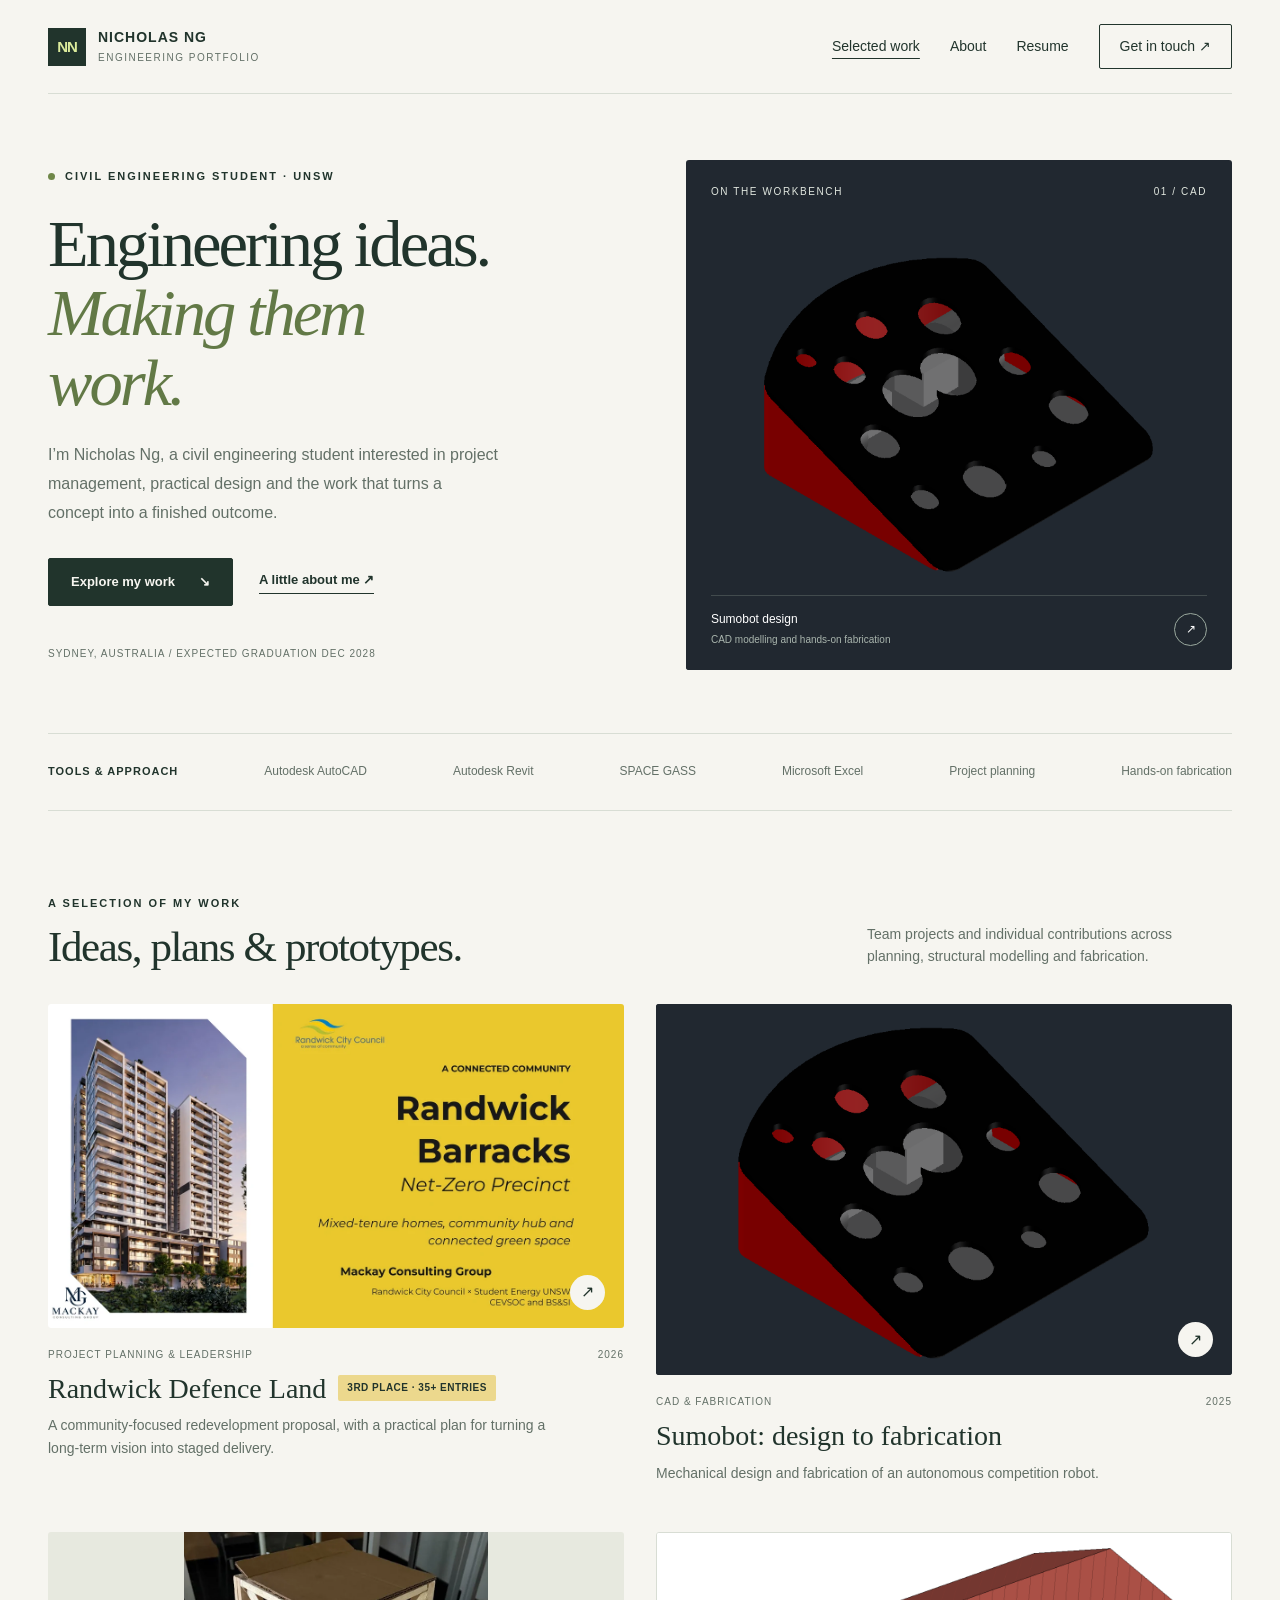
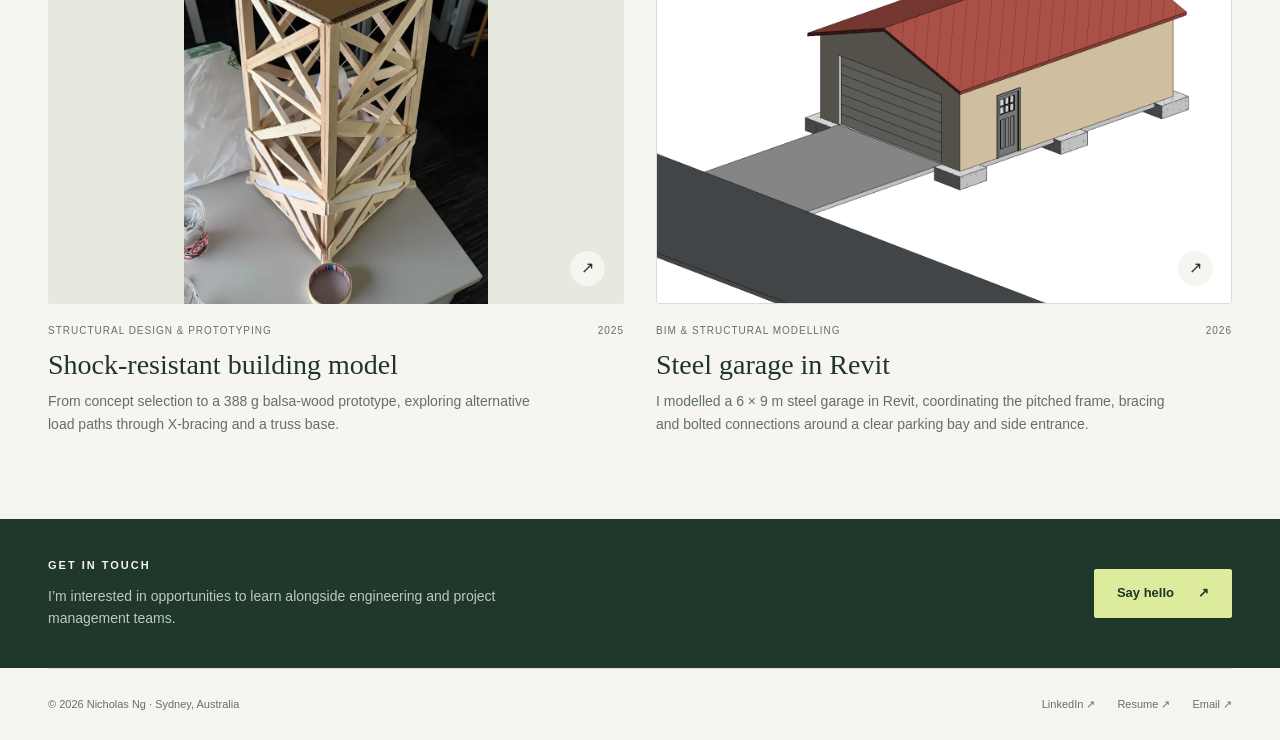
<file: index.html>
<!doctype html><html lang="en-AU"><head><meta charset="utf-8"><meta name="viewport" content="width=device-width,initial-scale=1"><title>Engineering Portfolio | Nicholas Ng</title><meta name="description" content="Civil engineering, project planning and hands-on design by Nicholas Ng, a UNSW Civil Engineering student."><meta name="theme-color" content="#21342c"><link rel="icon" type="image/svg+xml" href="/assets/favicon.svg"><link rel="stylesheet" href="/styles.css?v=20261109-performance"><script src="/site.js?v=20261109-performance" defer></script></head><body><a class="skip" href="#main">Skip to content</a><header class="wrap"><nav class="nav" aria-label="Main navigation"><a class="brand" href="/"><span class="brand-icon" aria-hidden="true">NN</span><span>NICHOLAS NG<small>ENGINEERING PORTFOLIO</small></span></a><button class="menu-toggle" aria-label="Toggle navigation" aria-expanded="false" aria-controls="navigation-links">Menu</button><div class="nav-links" id="navigation-links"><a href="/#work" aria-current="page">Selected work</a><a href="/about/" >About</a><a href="/resume/" >Resume</a><a class="nav-contact" href="mailto:nicholas.ngwork@outlook.com?subject=Portfolio%20enquiry" data-contact-open aria-haspopup="dialog" aria-controls="contact-dialog">Get in touch ↗</a></div></nav></header><main id="main"><div class="wrap"><section class="hero reveal"><div class="hero-copy"><div class="eyebrow"><span class="dot"></span> CIVIL ENGINEERING STUDENT · UNSW</div><h1>Engineering ideas.<br><i>Making them<br>work.</i></h1><p>I’m Nicholas Ng, a civil engineering student interested in project management, practical design and the work that turns a concept into a finished outcome.</p><div class="hero-actions"><a class="button primary" href="#work">Explore my work <span aria-hidden="true">↘</span></a><a class="text-link" href="/about/">A little about me ↗</a></div><div class="hero-note">SYDNEY, AUSTRALIA / EXPECTED GRADUATION DEC 2028</div></div><a class="hero-art cad-crop" href="/projects/sumobot/" aria-label="Explore the Sumobot design project"><div class="art-top"><span>ON THE WORKBENCH</span><span>01 / CAD</span></div><img src="/assets/sumobot-cad.png" alt="Sumobot CAD model with a red wedge body and black perforated plate"><div class="art-bottom"><span>Sumobot design<small>CAD modelling and hands-on fabrication</small></span><span class="arrow-circle" aria-hidden="true">↗</span></div></a></section><div class="skills-strip"><strong>TOOLS & APPROACH</strong><a href="/projects/sumobot/#contribution">Autodesk AutoCAD</a><a href="/projects/steel-garage/#contribution">Autodesk Revit</a><a href="/projects/structural-model/#analysis">SPACE GASS</a><a href="/about/#event-coordination">Microsoft Excel</a><a href="/projects/randwick/#decisions">Project planning</a><a href="/projects/sumobot/#gallery">Hands-on fabrication</a></div><section class="section" id="work"><div class="section-top"><div><div class="eyebrow">A SELECTION OF MY WORK</div><h2>Ideas, plans & prototypes.</h2></div><p>Team projects and individual contributions across planning, structural modelling and fabrication.</p></div><div class="projects-grid"><a class="project-card" href="/projects/randwick/"><div style="position:relative"><div class="card-art slide-art"><img src="/assets/randwick-cover-preview.webp" width="1280" height="720" alt="Randwick Barracks Net-Zero Precinct cover slide from our actual competition presentation" loading="lazy"></div><span class="project-arrow" aria-hidden="true">↗</span></div><div class="card-meta"><span>Project planning & leadership</span><span>2026</span></div><div class="card-title-row"><h3>Randwick Defence Land</h3><span class="tag yellow project-recognition">3rd place · 35+ entries</span></div><p>A community-focused redevelopment proposal, with a practical plan for turning a long-term vision into staged delivery.</p></a><a class="project-card" href="/projects/sumobot/"><div style="position:relative"><div class="card-art sumobot cad-crop"><img src="/assets/sumobot-cad.png" alt="Actual CAD design of the red Sumobot body with its sloping black perforated top plate" loading="lazy"></div><span class="project-arrow" aria-hidden="true">↗</span></div><div class="card-meta"><span>CAD & fabrication</span><span>2025</span></div><div class="card-title-row"><h3>Sumobot: design to fabrication</h3></div><p>Mechanical design and fabrication of an autonomous competition robot.</p></a><a class="project-card" href="/projects/structural-model/"><div style="position:relative"><div class="card-art building-card"><img src="/assets/building-prototype-preview.webp" width="756" height="925" alt="Our actual balsa-wood building prototype with X-bracing and a truss base" loading="lazy"></div><span class="project-arrow" aria-hidden="true">↗</span></div><div class="card-meta"><span>Structural design & prototyping</span><span>2025</span></div><div class="card-title-row"><h3>Shock-resistant building model</h3></div><p>From concept selection to a 388 g balsa-wood prototype, exploring alternative load paths through X-bracing and a truss base.</p></a><a class="project-card" href="/projects/steel-garage/"><div style="position:relative"><div class="card-art garage-exterior"><img src="/assets/garage-thumbnail-clean.webp" width="2048" height="1142" alt="Steel garage with a terracotta roof, sandstone-coloured walls and a driveway" loading="lazy"></div><span class="project-arrow" aria-hidden="true">↗</span></div><div class="card-meta"><span>BIM & structural modelling</span><span>2026</span></div><div class="card-title-row"><h3>Steel garage in Revit</h3></div><p>I modelled a 6 × 9 m steel garage in Revit, coordinating the pitched frame, bracing and bolted connections around a clear parking bay and side entrance.</p></a></div></section></div></main><section class="contact-band" id="contact"><div class="wrap contact-inner"><div><div class="eyebrow">GET IN TOUCH</div><p>I’m interested in opportunities to learn alongside engineering and project management teams.</p></div><a class="button" href="mailto:nicholas.ngwork@outlook.com?subject=Portfolio%20enquiry" data-contact-open aria-haspopup="dialog" aria-controls="contact-dialog">Say hello <span aria-hidden="true">↗</span></a></div></section><footer class="wrap footer"><span>© 2026 Nicholas Ng · Sydney, Australia</span><div class="footer-links"><a href="https://www.linkedin.com/in/nicholasng39a" target="_blank" rel="noopener noreferrer">LinkedIn ↗</a><a href="/resume/">Resume ↗</a><a href="mailto:nicholas.ngwork@outlook.com?subject=Portfolio%20enquiry" data-contact-open aria-haspopup="dialog" aria-controls="contact-dialog">Email ↗</a></div></footer><dialog class="contact-dialog" id="contact-dialog" aria-labelledby="contact-dialog-title"><div class="contact-dialog-top"><h2 id="contact-dialog-title">Email Nicholas</h2><button class="contact-close" type="button" aria-label="Close contact options">Close ×</button></div><p>Choose where to write your email.</p><div class="contact-email-row"><input id="contact-email" type="text" value="nicholas.ngwork@outlook.com" readonly aria-label="Nicholas’s email address"><button type="button" class="button" data-copy-email>Copy email</button></div><div class="contact-provider-links"><a class="button primary" href="https://outlook.live.com/mail/0/deeplink/compose?to=nicholas.ngwork%40outlook.com&amp;subject=Portfolio%20enquiry" target="_blank" rel="noopener noreferrer">Open Outlook ↗</a><a class="button" href="https://mail.google.com/mail/?view=cm&amp;fs=1&amp;to=nicholas.ngwork%40outlook.com&amp;su=Portfolio%20enquiry" target="_blank" rel="noopener noreferrer">Open Gmail ↗</a></div><a class="contact-default-mail" href="mailto:nicholas.ngwork@outlook.com?subject=Portfolio%20enquiry">Use my default email app ↗</a><p class="contact-copy-status" role="status" aria-live="polite"></p></dialog></body></html>
</file>
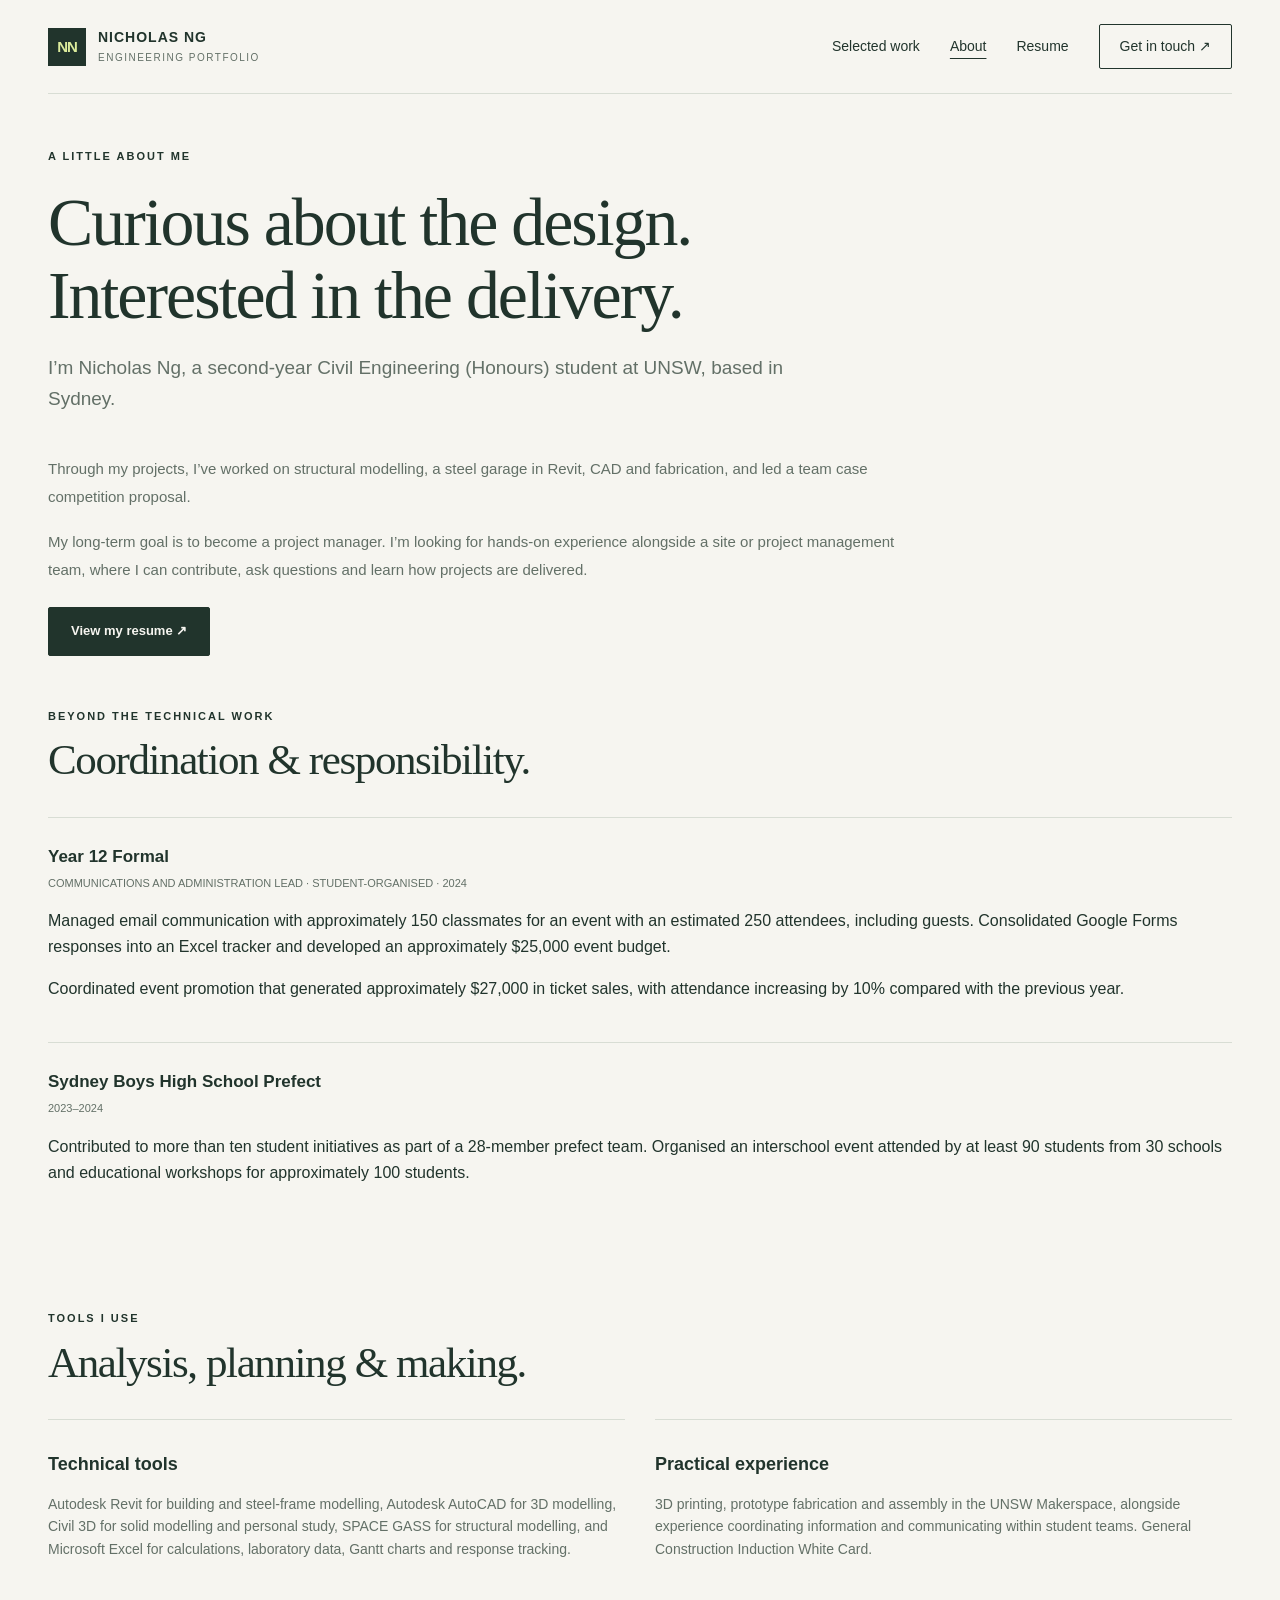
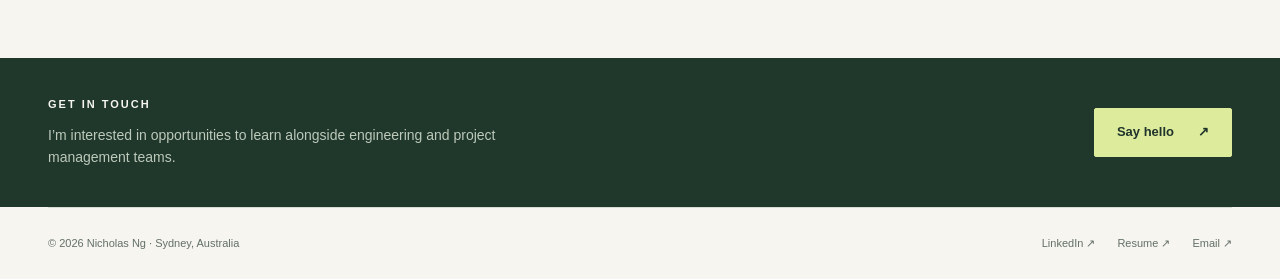
<file: about/index.html>
<!doctype html><html lang="en-AU"><head><meta charset="utf-8"><meta name="viewport" content="width=device-width,initial-scale=1"><title>About | Nicholas Ng</title><meta name="description" content="Civil engineering, project planning and hands-on design by Nicholas Ng, a UNSW Civil Engineering student."><meta name="theme-color" content="#21342c"><link rel="icon" type="image/svg+xml" href="/assets/favicon.svg"><link rel="stylesheet" href="/styles.css?v=20261109-performance"><script src="/site.js?v=20261109-performance" defer></script></head><body><a class="skip" href="#main">Skip to content</a><header class="wrap"><nav class="nav" aria-label="Main navigation"><a class="brand" href="/"><span class="brand-icon" aria-hidden="true">NN</span><span>NICHOLAS NG<small>ENGINEERING PORTFOLIO</small></span></a><button class="menu-toggle" aria-label="Toggle navigation" aria-expanded="false" aria-controls="navigation-links">Menu</button><div class="nav-links" id="navigation-links"><a href="/#work" >Selected work</a><a href="/about/" aria-current="page">About</a><a href="/resume/" >Resume</a><a class="nav-contact" href="mailto:nicholas.ngwork@outlook.com?subject=Portfolio%20enquiry" data-contact-open aria-haspopup="dialog" aria-controls="contact-dialog">Get in touch ↗</a></div></nav></header><main id="main"><div class="wrap"><header class="page-intro"><div class="eyebrow">A LITTLE ABOUT ME</div><h1>Curious about the design.<br>Interested in the delivery.</h1><p class="lede">I’m Nicholas Ng, a second-year Civil Engineering (Honours) student at UNSW, based in Sydney.</p></header><div class="about-intro-copy"><p>Through my projects, I’ve worked on structural modelling, a steel garage in Revit, CAD and fabrication, and led a team case competition proposal.</p><p>My long-term goal is to become a project manager. I’m looking for hands-on experience alongside a site or project management team, where I can contribute, ask questions and learn how projects are delivered.</p><a class="button primary" href="/resume/">View my resume ↗</a></div><section class="section" style="padding-top:0"><div class="section-top"><div><div class="eyebrow">BEYOND THE TECHNICAL WORK</div><h2>Coordination & responsibility.</h2></div></div><div class="experience-item" id="event-coordination"><h3>Year 12 Formal</h3><div class="meta">COMMUNICATIONS AND ADMINISTRATION LEAD · STUDENT-ORGANISED · 2024</div><p>Managed email communication with approximately 150 classmates for an event with an estimated 250 attendees, including guests. Consolidated Google Forms responses into an Excel tracker and developed an approximately $25,000 event budget.</p><p>Coordinated event promotion that generated approximately $27,000 in ticket sales, with attendance increasing by 10% compared with the previous year.</p></div><div class="experience-item"><h3>Sydney Boys High School Prefect</h3><div class="meta">2023–2024</div><p>Contributed to more than ten student initiatives as part of a 28-member prefect team. Organised an interschool event attended by at least 90 students from 30 schools and educational workshops for approximately 100 students.</p></div></section><section class="section" style="padding-top:0"><div class="section-top"><div><div class="eyebrow">TOOLS I USE</div><h2>Analysis, planning & making.</h2></div></div><div class="learning-list"><div class="learning-item"><h3>Technical tools</h3><p>Autodesk Revit for building and steel-frame modelling, Autodesk AutoCAD for 3D modelling, Civil 3D for solid modelling and personal study, SPACE GASS for structural modelling, and Microsoft Excel for calculations, laboratory data, Gantt charts and response tracking.</p></div><div class="learning-item"><h3>Practical experience</h3><p>3D printing, prototype fabrication and assembly in the UNSW Makerspace, alongside experience coordinating information and communicating within student teams. General Construction Induction White Card.</p></div></div></section></div></main><section class="contact-band" id="contact"><div class="wrap contact-inner"><div><div class="eyebrow">GET IN TOUCH</div><p>I’m interested in opportunities to learn alongside engineering and project management teams.</p></div><a class="button" href="mailto:nicholas.ngwork@outlook.com?subject=Portfolio%20enquiry" data-contact-open aria-haspopup="dialog" aria-controls="contact-dialog">Say hello <span aria-hidden="true">↗</span></a></div></section><footer class="wrap footer"><span>© 2026 Nicholas Ng · Sydney, Australia</span><div class="footer-links"><a href="https://www.linkedin.com/in/nicholasng39a" target="_blank" rel="noopener noreferrer">LinkedIn ↗</a><a href="/resume/">Resume ↗</a><a href="mailto:nicholas.ngwork@outlook.com?subject=Portfolio%20enquiry" data-contact-open aria-haspopup="dialog" aria-controls="contact-dialog">Email ↗</a></div></footer><dialog class="contact-dialog" id="contact-dialog" aria-labelledby="contact-dialog-title"><div class="contact-dialog-top"><h2 id="contact-dialog-title">Email Nicholas</h2><button class="contact-close" type="button" aria-label="Close contact options">Close ×</button></div><p>Choose where to write your email.</p><div class="contact-email-row"><input id="contact-email" type="text" value="nicholas.ngwork@outlook.com" readonly aria-label="Nicholas’s email address"><button type="button" class="button" data-copy-email>Copy email</button></div><div class="contact-provider-links"><a class="button primary" href="https://outlook.live.com/mail/0/deeplink/compose?to=nicholas.ngwork%40outlook.com&amp;subject=Portfolio%20enquiry" target="_blank" rel="noopener noreferrer">Open Outlook ↗</a><a class="button" href="https://mail.google.com/mail/?view=cm&amp;fs=1&amp;to=nicholas.ngwork%40outlook.com&amp;su=Portfolio%20enquiry" target="_blank" rel="noopener noreferrer">Open Gmail ↗</a></div><a class="contact-default-mail" href="mailto:nicholas.ngwork@outlook.com?subject=Portfolio%20enquiry">Use my default email app ↗</a><p class="contact-copy-status" role="status" aria-live="polite"></p></dialog></body></html>
</file>
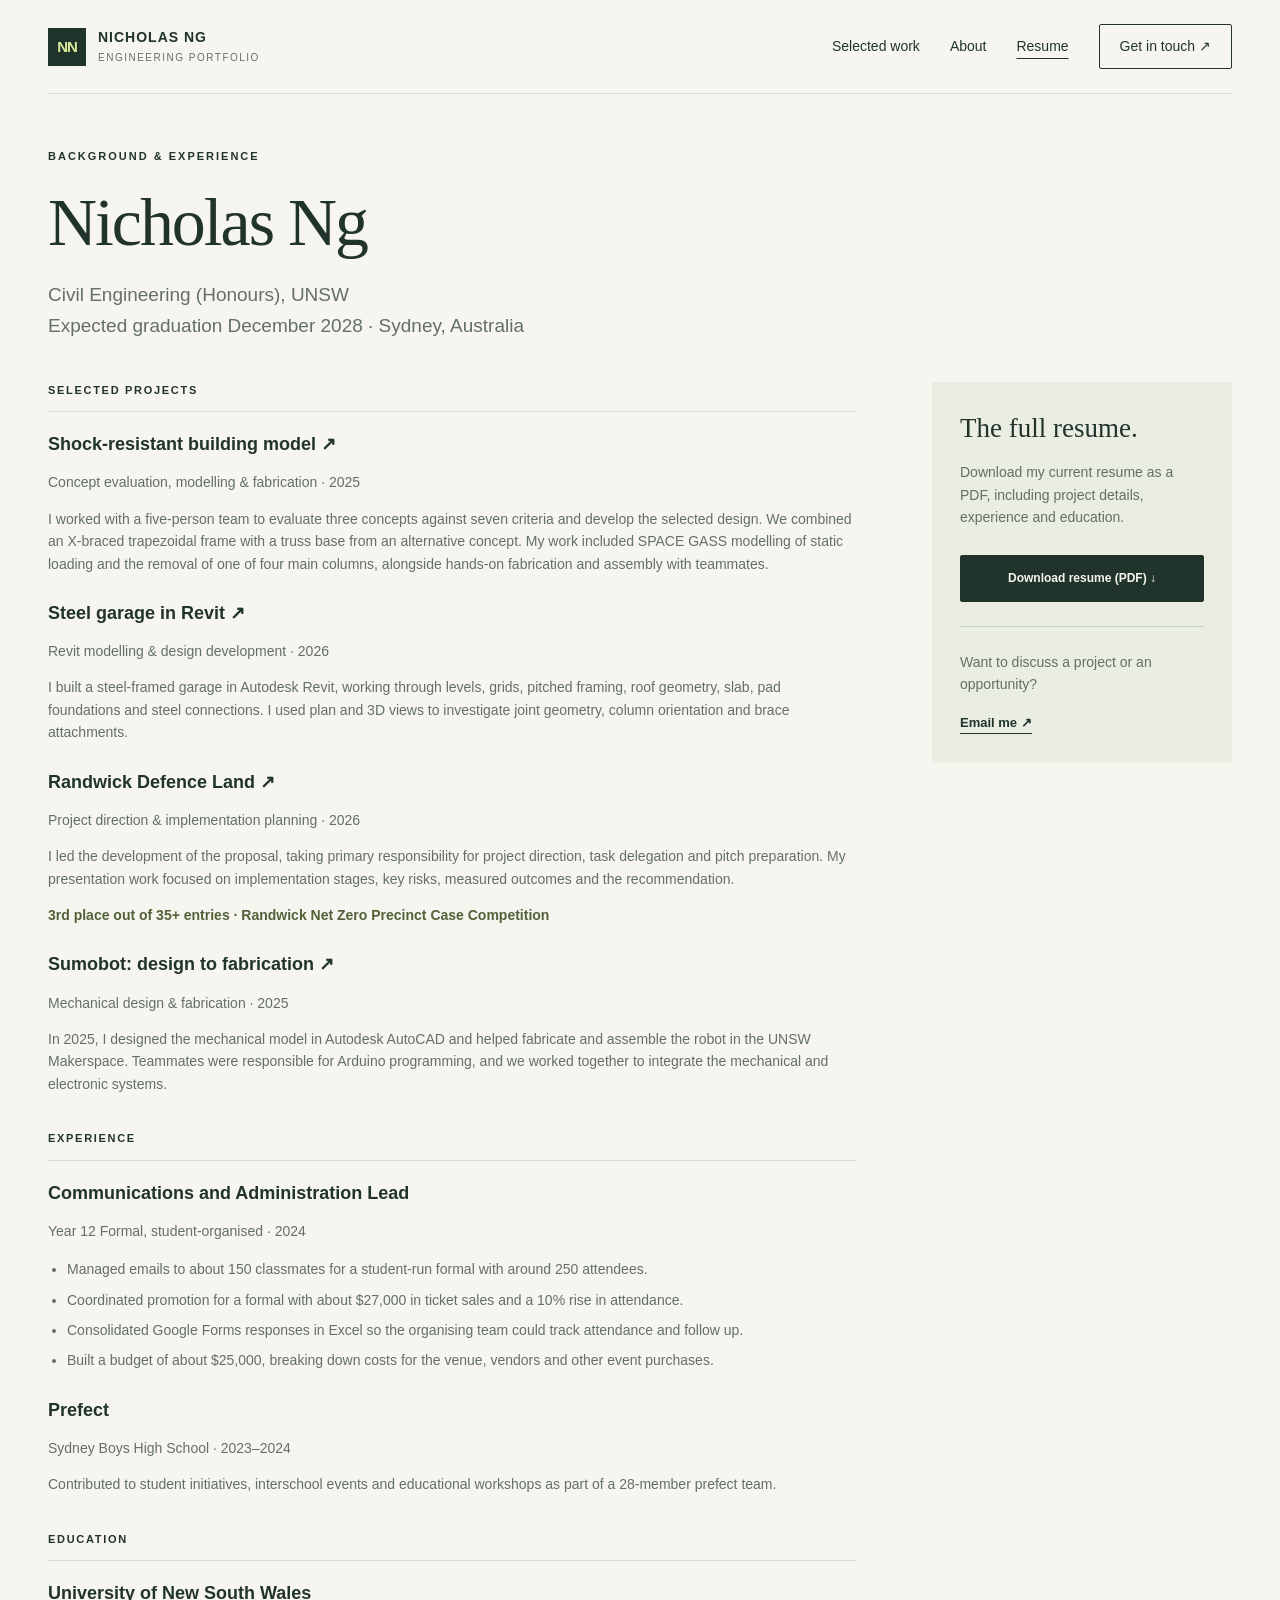
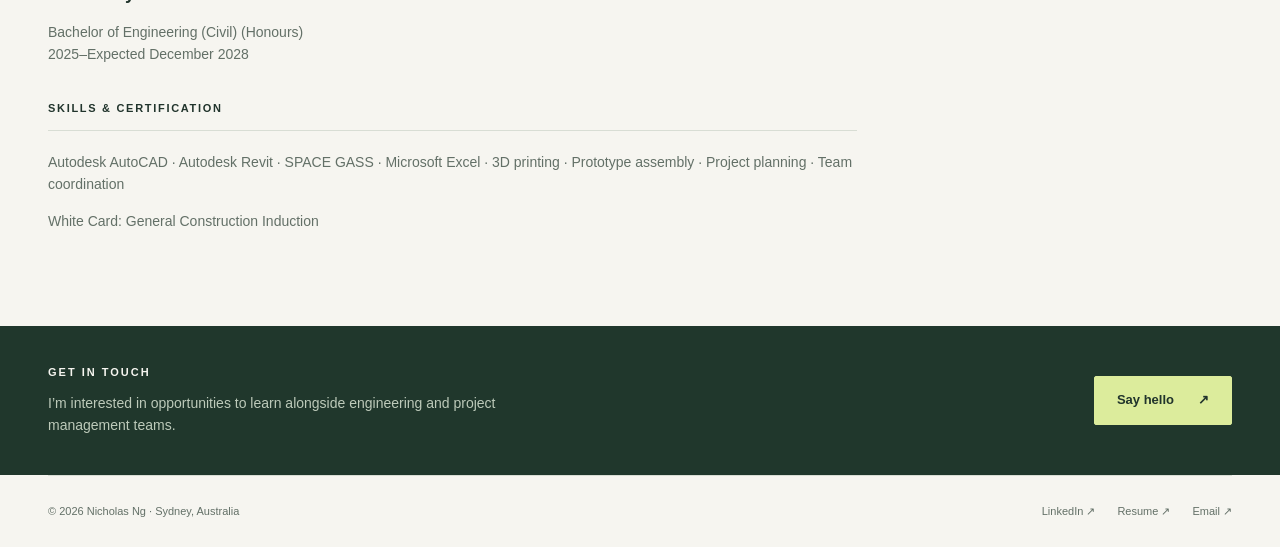
<file: resume/index.html>
<!doctype html><html lang="en-AU"><head><meta charset="utf-8"><meta name="viewport" content="width=device-width,initial-scale=1"><title>Resume | Nicholas Ng</title><meta name="description" content="Civil engineering, project planning and hands-on design by Nicholas Ng, a UNSW Civil Engineering student."><meta name="theme-color" content="#21342c"><link rel="icon" type="image/svg+xml" href="/assets/favicon.svg"><link rel="stylesheet" href="/styles.css?v=20261109-performance"><script src="/site.js?v=20261109-performance" defer></script></head><body><a class="skip" href="#main">Skip to content</a><header class="wrap"><nav class="nav" aria-label="Main navigation"><a class="brand" href="/"><span class="brand-icon" aria-hidden="true">NN</span><span>NICHOLAS NG<small>ENGINEERING PORTFOLIO</small></span></a><button class="menu-toggle" aria-label="Toggle navigation" aria-expanded="false" aria-controls="navigation-links">Menu</button><div class="nav-links" id="navigation-links"><a href="/#work" >Selected work</a><a href="/about/" >About</a><a href="/resume/" aria-current="page">Resume</a><a class="nav-contact" href="mailto:nicholas.ngwork@outlook.com?subject=Portfolio%20enquiry" data-contact-open aria-haspopup="dialog" aria-controls="contact-dialog">Get in touch ↗</a></div></nav></header><main id="main"><div class="wrap"><header class="page-intro"><div class="eyebrow">BACKGROUND & EXPERIENCE</div><h1>Nicholas Ng</h1><p class="lede">Civil Engineering (Honours), UNSW<br>Expected graduation December 2028 · Sydney, Australia</p></header><div class="resume-layout"><div><h2>Selected projects</h2><article class="resume-entry"><h3><a href="/projects/structural-model/">Shock-resistant building model ↗</a></h3><p>Concept evaluation, modelling & fabrication · 2025</p><p>I worked with a five-person team to evaluate three concepts against seven criteria and develop the selected design. We combined an X-braced trapezoidal frame with a truss base from an alternative concept. My work included SPACE GASS modelling of static loading and the removal of one of four main columns, alongside hands-on fabrication and assembly with teammates.</p></article><article class="resume-entry"><h3><a href="/projects/steel-garage/">Steel garage in Revit ↗</a></h3><p>Revit modelling & design development · 2026</p><p>I built a steel-framed garage in Autodesk Revit, working through levels, grids, pitched framing, roof geometry, slab, pad foundations and steel connections. I used plan and 3D views to investigate joint geometry, column orientation and brace attachments.</p></article><article class="resume-entry"><h3><a href="/projects/randwick/">Randwick Defence Land ↗</a></h3><p>Project direction & implementation planning · 2026</p><p>I led the development of the proposal, taking primary responsibility for project direction, task delegation and pitch preparation. My presentation work focused on implementation stages, key risks, measured outcomes and the recommendation.</p><p class="resume-award">3rd place out of 35+ entries · Randwick Net Zero Precinct Case Competition</p></article><article class="resume-entry"><h3><a href="/projects/sumobot/">Sumobot: design to fabrication ↗</a></h3><p>Mechanical design & fabrication · 2025</p><p>In 2025, I designed the mechanical model in Autodesk AutoCAD and helped fabricate and assemble the robot in the UNSW Makerspace. Teammates were responsible for Arduino programming, and we worked together to integrate the mechanical and electronic systems.</p></article><h2>Experience</h2><article class="resume-entry"><h3>Communications and Administration Lead</h3><p>Year 12 Formal, student-organised · 2024</p><ul><li>Managed emails to about 150 classmates for a student-run formal with around 250 attendees.</li><li>Coordinated promotion for a formal with about $27,000 in ticket sales and a 10% rise in attendance.</li><li>Consolidated Google Forms responses in Excel so the organising team could track attendance and follow up.</li><li>Built a budget of about $25,000, breaking down costs for the venue, vendors and other event purchases.</li></ul></article><article class="resume-entry"><h3>Prefect</h3><p>Sydney Boys High School · 2023–2024</p><p>Contributed to student initiatives, interschool events and educational workshops as part of a 28-member prefect team.</p></article><h2>Education</h2><h3>University of New South Wales</h3><p>Bachelor of Engineering (Civil) (Honours)<br>2025–Expected December 2028</p><h2>Skills & certification</h2><p>Autodesk AutoCAD · Autodesk Revit · SPACE GASS · Microsoft Excel · 3D printing · Prototype assembly · Project planning · Team coordination</p><p>White Card: General Construction Induction</p></div><aside class="resume-download"><h3>The full resume.</h3><p>Download my current resume as a PDF, including project details, experience and education.</p><a class="button primary" href="/assets/Nicholas_Ng_Resume.pdf?v=508b928a4f0e" download>Download resume (PDF) ↓</a><hr style="border:0;border-top:1px solid #c8d0c0;margin:24px 0"><p>Want to discuss a project or an opportunity?</p><a class="text-link" href="mailto:nicholas.ngwork@outlook.com?subject=Portfolio%20enquiry" data-contact-open aria-haspopup="dialog" aria-controls="contact-dialog">Email me ↗</a></aside></div></div></main><section class="contact-band" id="contact"><div class="wrap contact-inner"><div><div class="eyebrow">GET IN TOUCH</div><p>I’m interested in opportunities to learn alongside engineering and project management teams.</p></div><a class="button" href="mailto:nicholas.ngwork@outlook.com?subject=Portfolio%20enquiry" data-contact-open aria-haspopup="dialog" aria-controls="contact-dialog">Say hello <span aria-hidden="true">↗</span></a></div></section><footer class="wrap footer"><span>© 2026 Nicholas Ng · Sydney, Australia</span><div class="footer-links"><a href="https://www.linkedin.com/in/nicholasng39a" target="_blank" rel="noopener noreferrer">LinkedIn ↗</a><a href="/resume/">Resume ↗</a><a href="mailto:nicholas.ngwork@outlook.com?subject=Portfolio%20enquiry" data-contact-open aria-haspopup="dialog" aria-controls="contact-dialog">Email ↗</a></div></footer><dialog class="contact-dialog" id="contact-dialog" aria-labelledby="contact-dialog-title"><div class="contact-dialog-top"><h2 id="contact-dialog-title">Email Nicholas</h2><button class="contact-close" type="button" aria-label="Close contact options">Close ×</button></div><p>Choose where to write your email.</p><div class="contact-email-row"><input id="contact-email" type="text" value="nicholas.ngwork@outlook.com" readonly aria-label="Nicholas’s email address"><button type="button" class="button" data-copy-email>Copy email</button></div><div class="contact-provider-links"><a class="button primary" href="https://outlook.live.com/mail/0/deeplink/compose?to=nicholas.ngwork%40outlook.com&amp;subject=Portfolio%20enquiry" target="_blank" rel="noopener noreferrer">Open Outlook ↗</a><a class="button" href="https://mail.google.com/mail/?view=cm&amp;fs=1&amp;to=nicholas.ngwork%40outlook.com&amp;su=Portfolio%20enquiry" target="_blank" rel="noopener noreferrer">Open Gmail ↗</a></div><a class="contact-default-mail" href="mailto:nicholas.ngwork@outlook.com?subject=Portfolio%20enquiry">Use my default email app ↗</a><p class="contact-copy-status" role="status" aria-live="polite"></p></dialog></body></html>
</file>
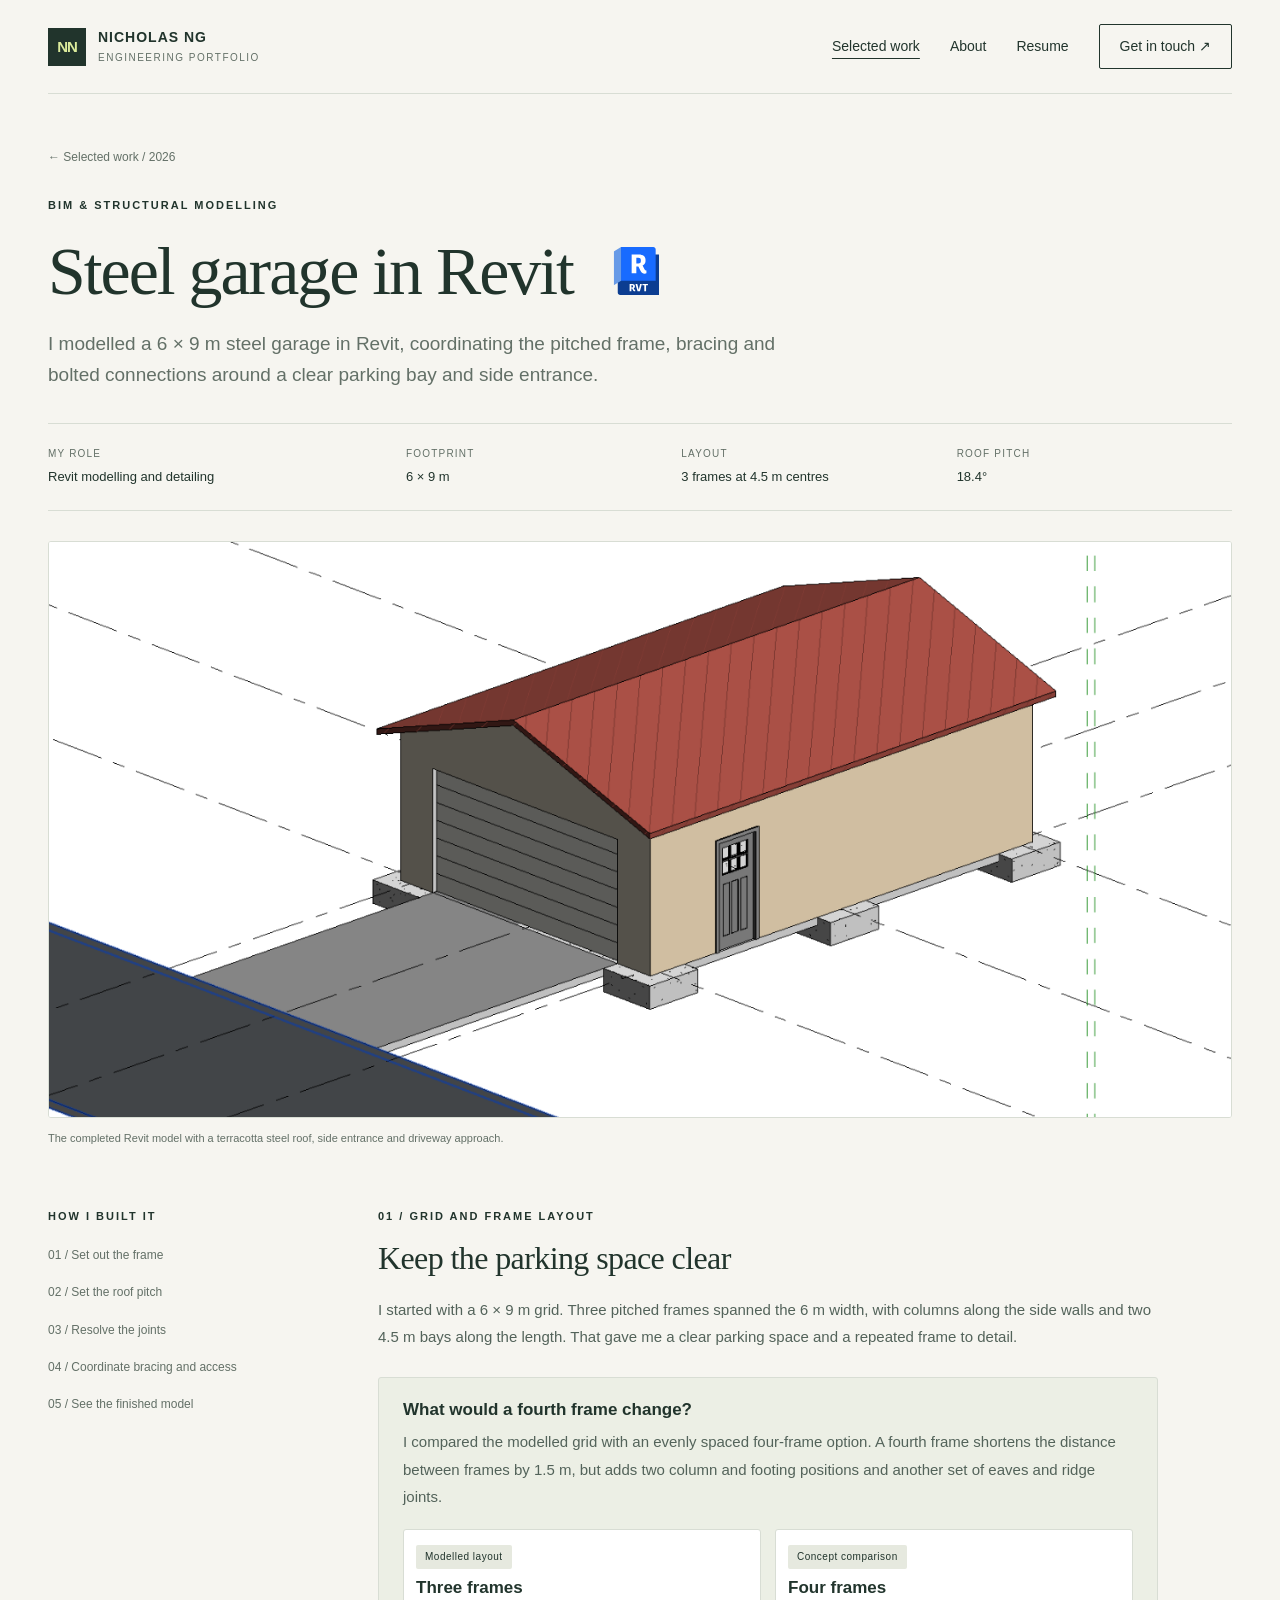
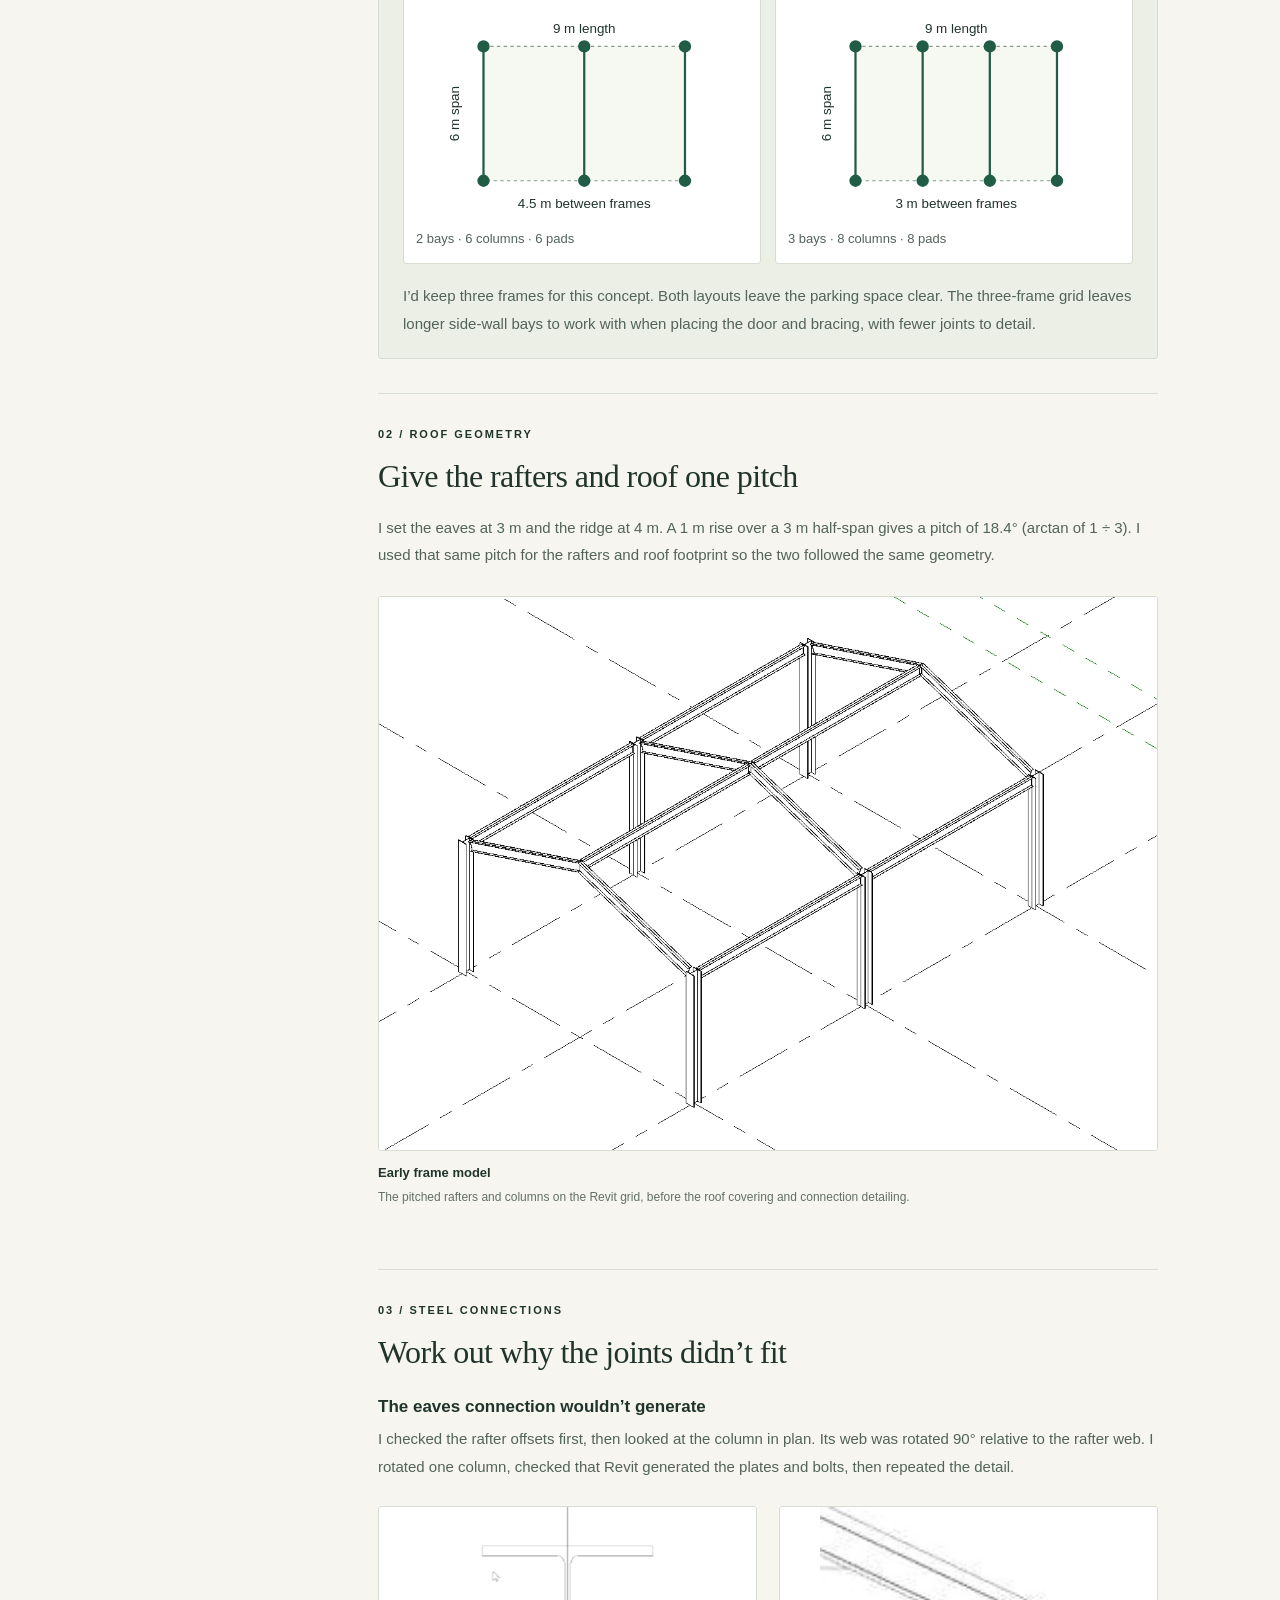
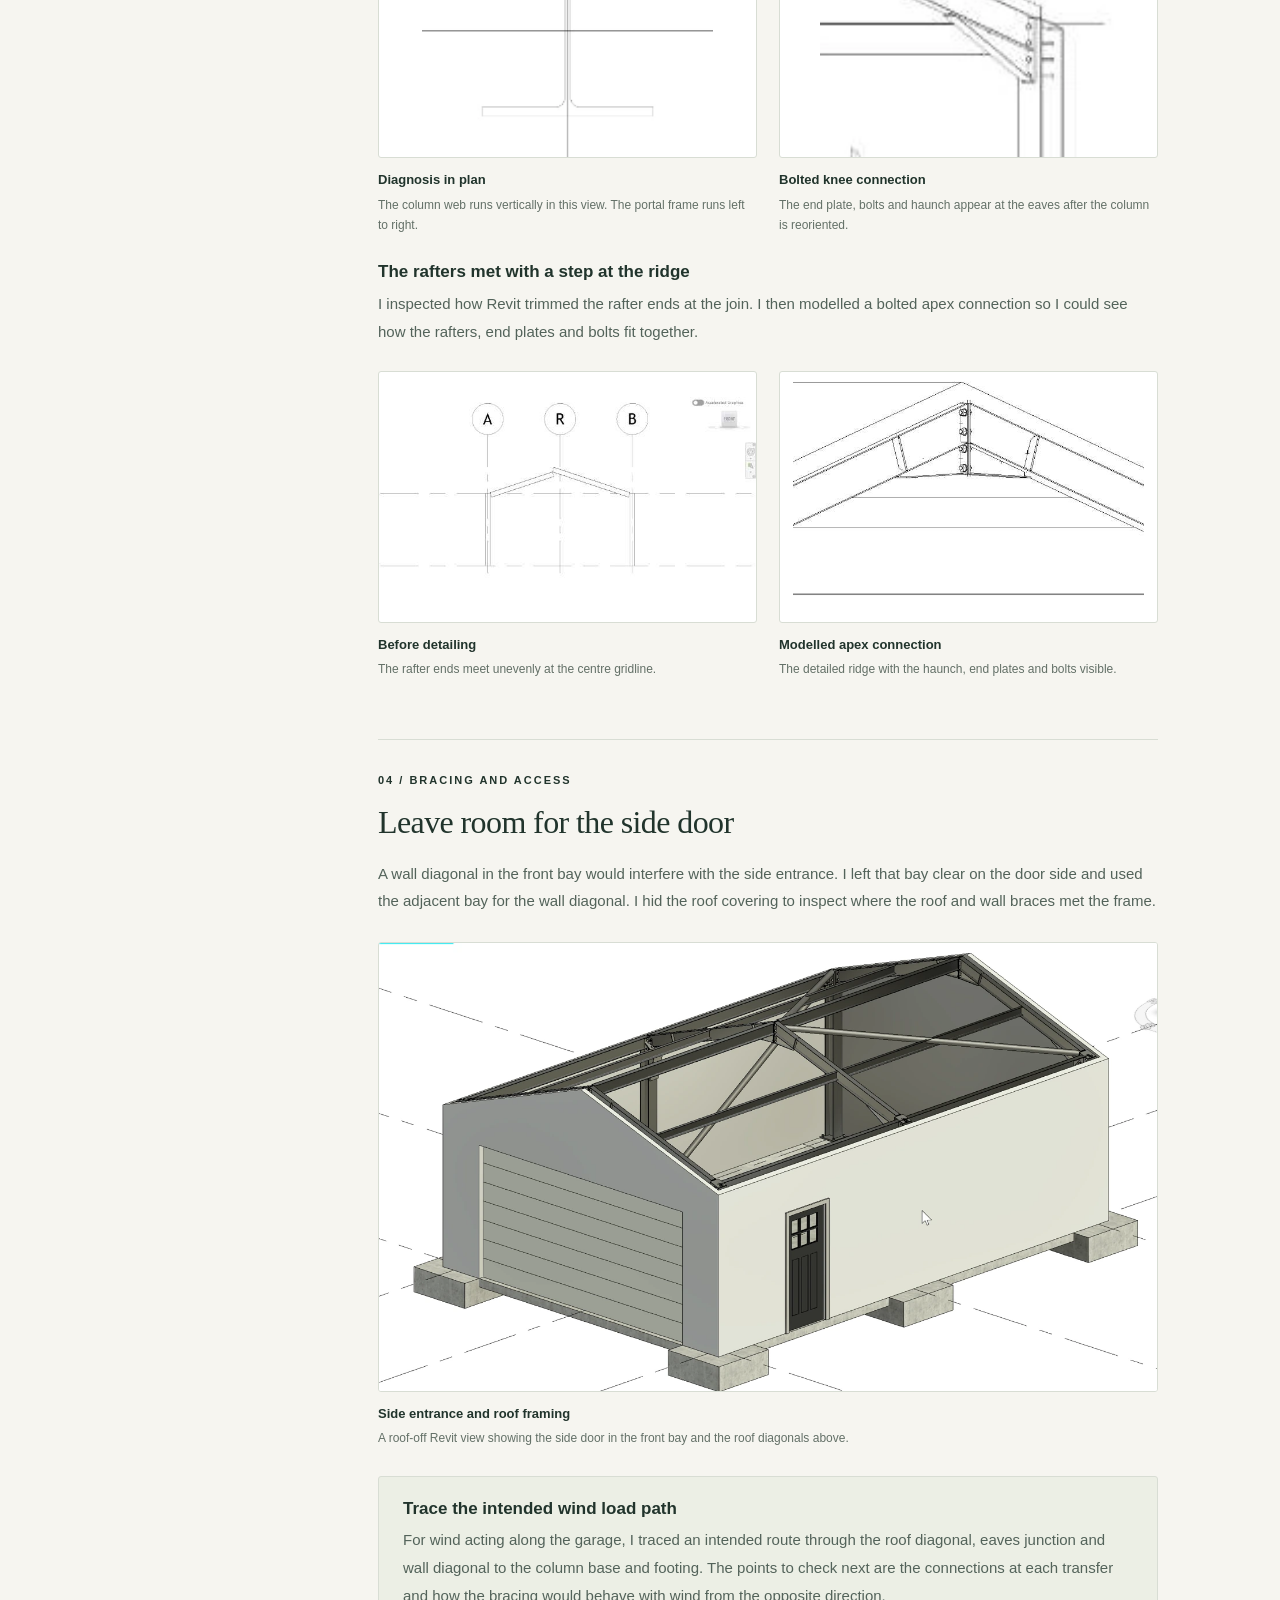
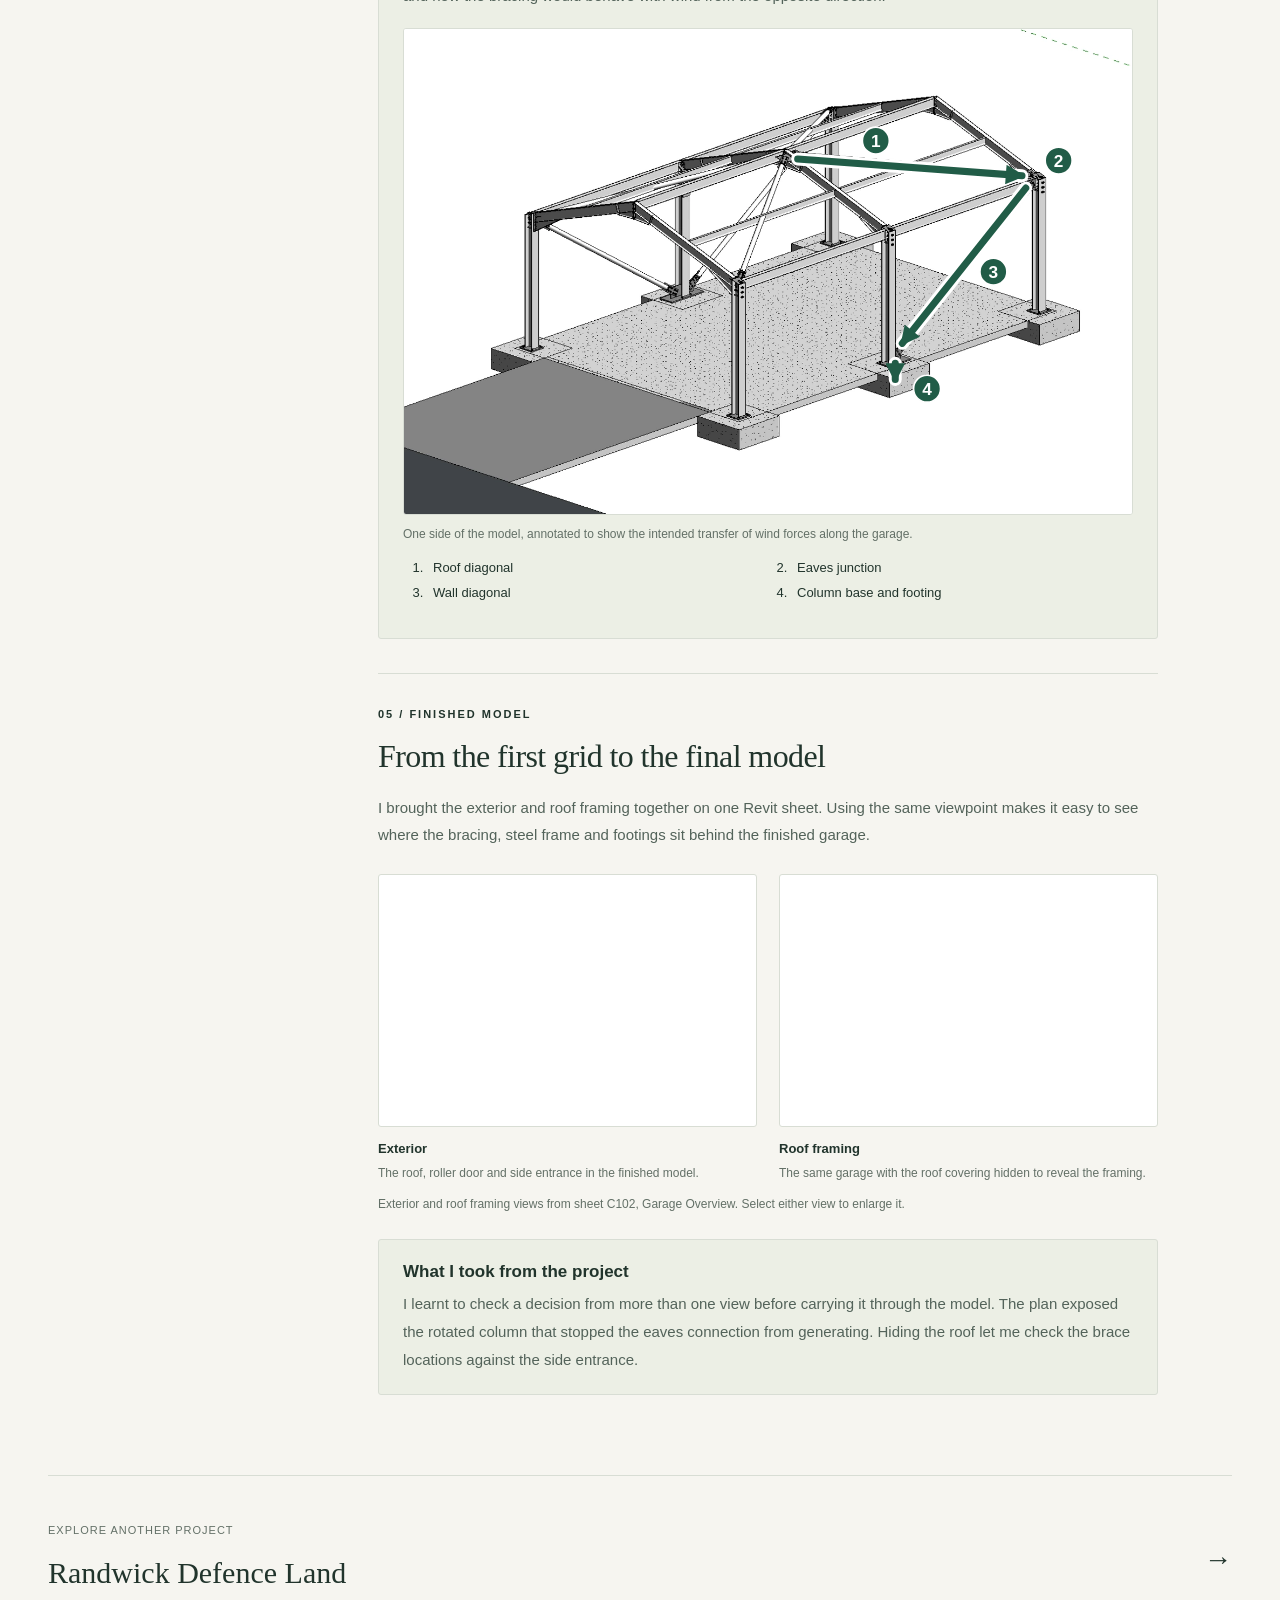
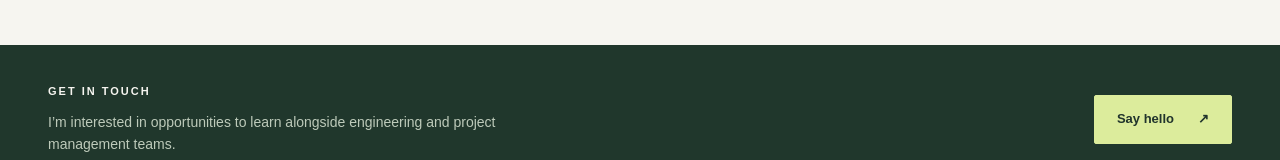
<file: projects/parramatta/index.html>
<!doctype html><html lang="en-AU"><head><meta charset="utf-8"><meta name="viewport" content="width=device-width,initial-scale=1"><meta http-equiv="refresh" content="0;url=/projects/steel-garage/"><link rel="canonical" href="/projects/steel-garage/"><title>Steel garage in Revit | Nicholas Ng</title></head><body><p><a href="/projects/steel-garage/">View the steel garage project</a></p></body></html>
</file>
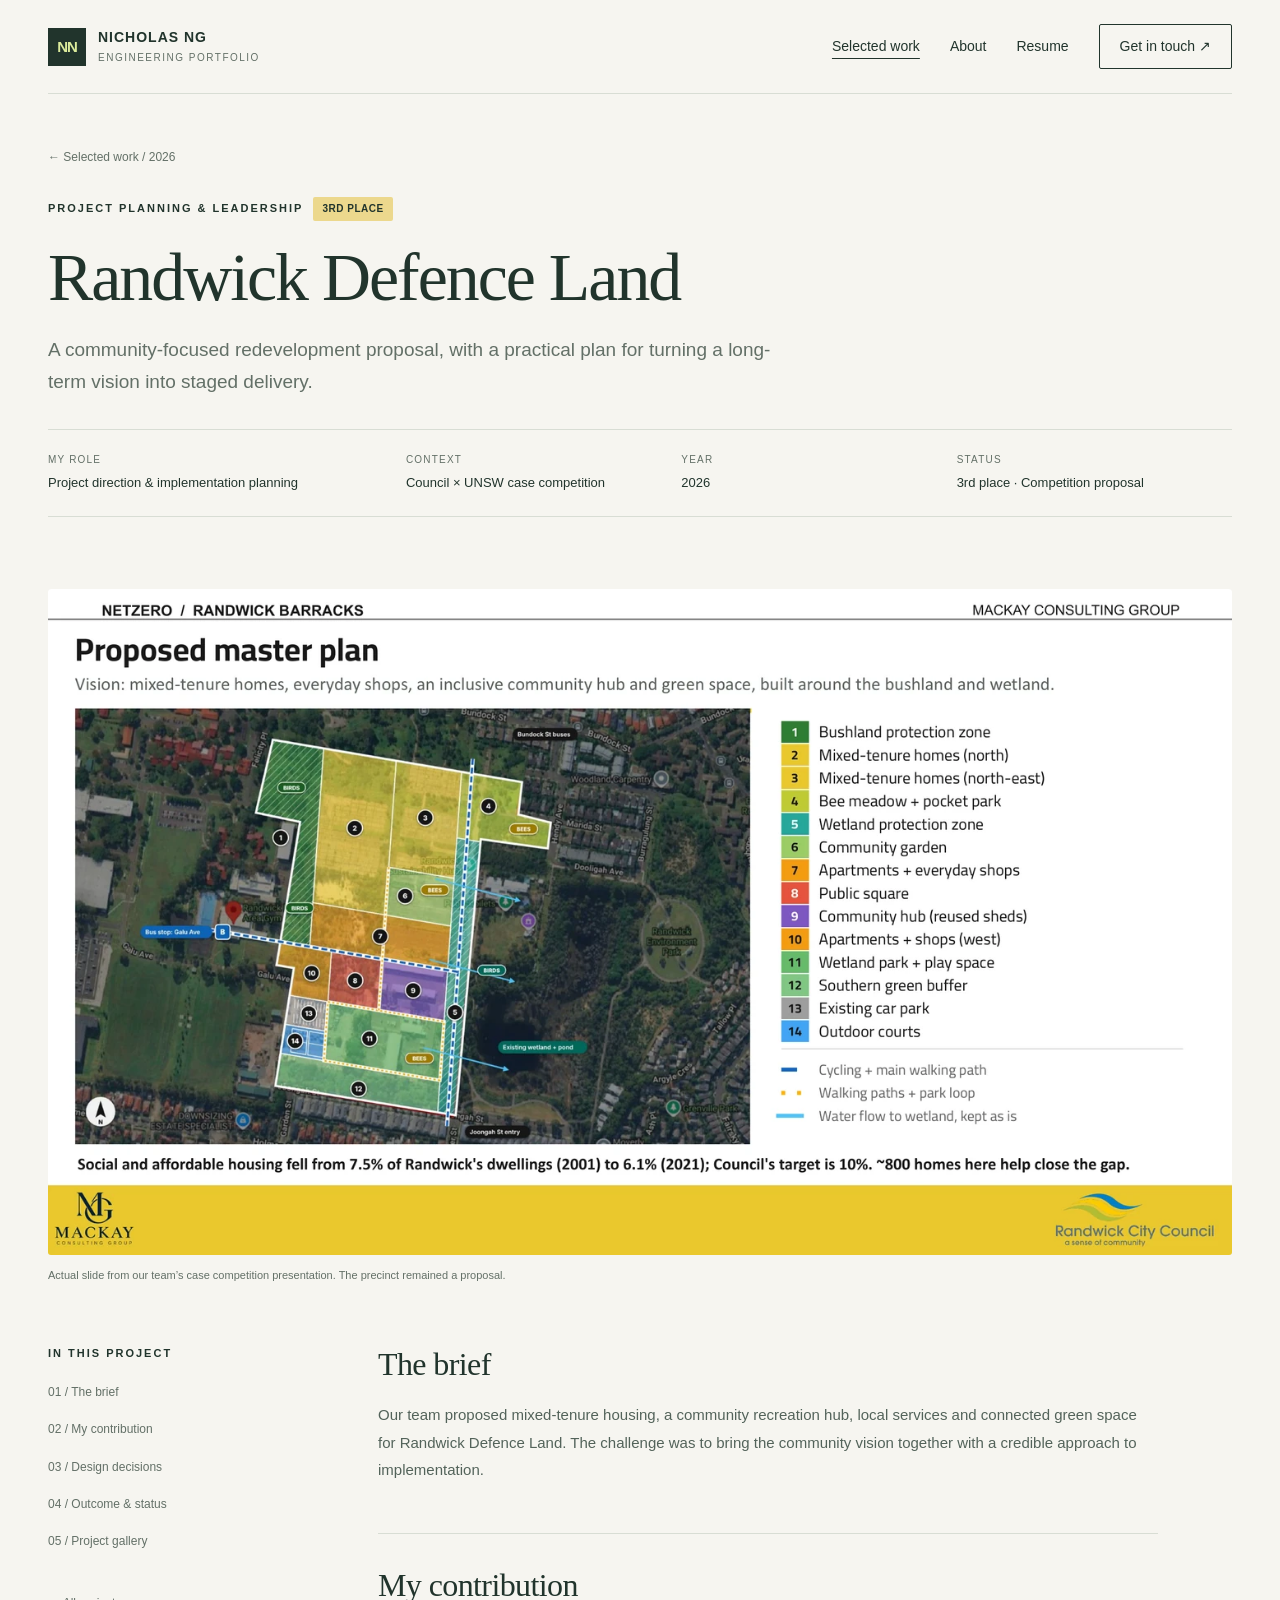
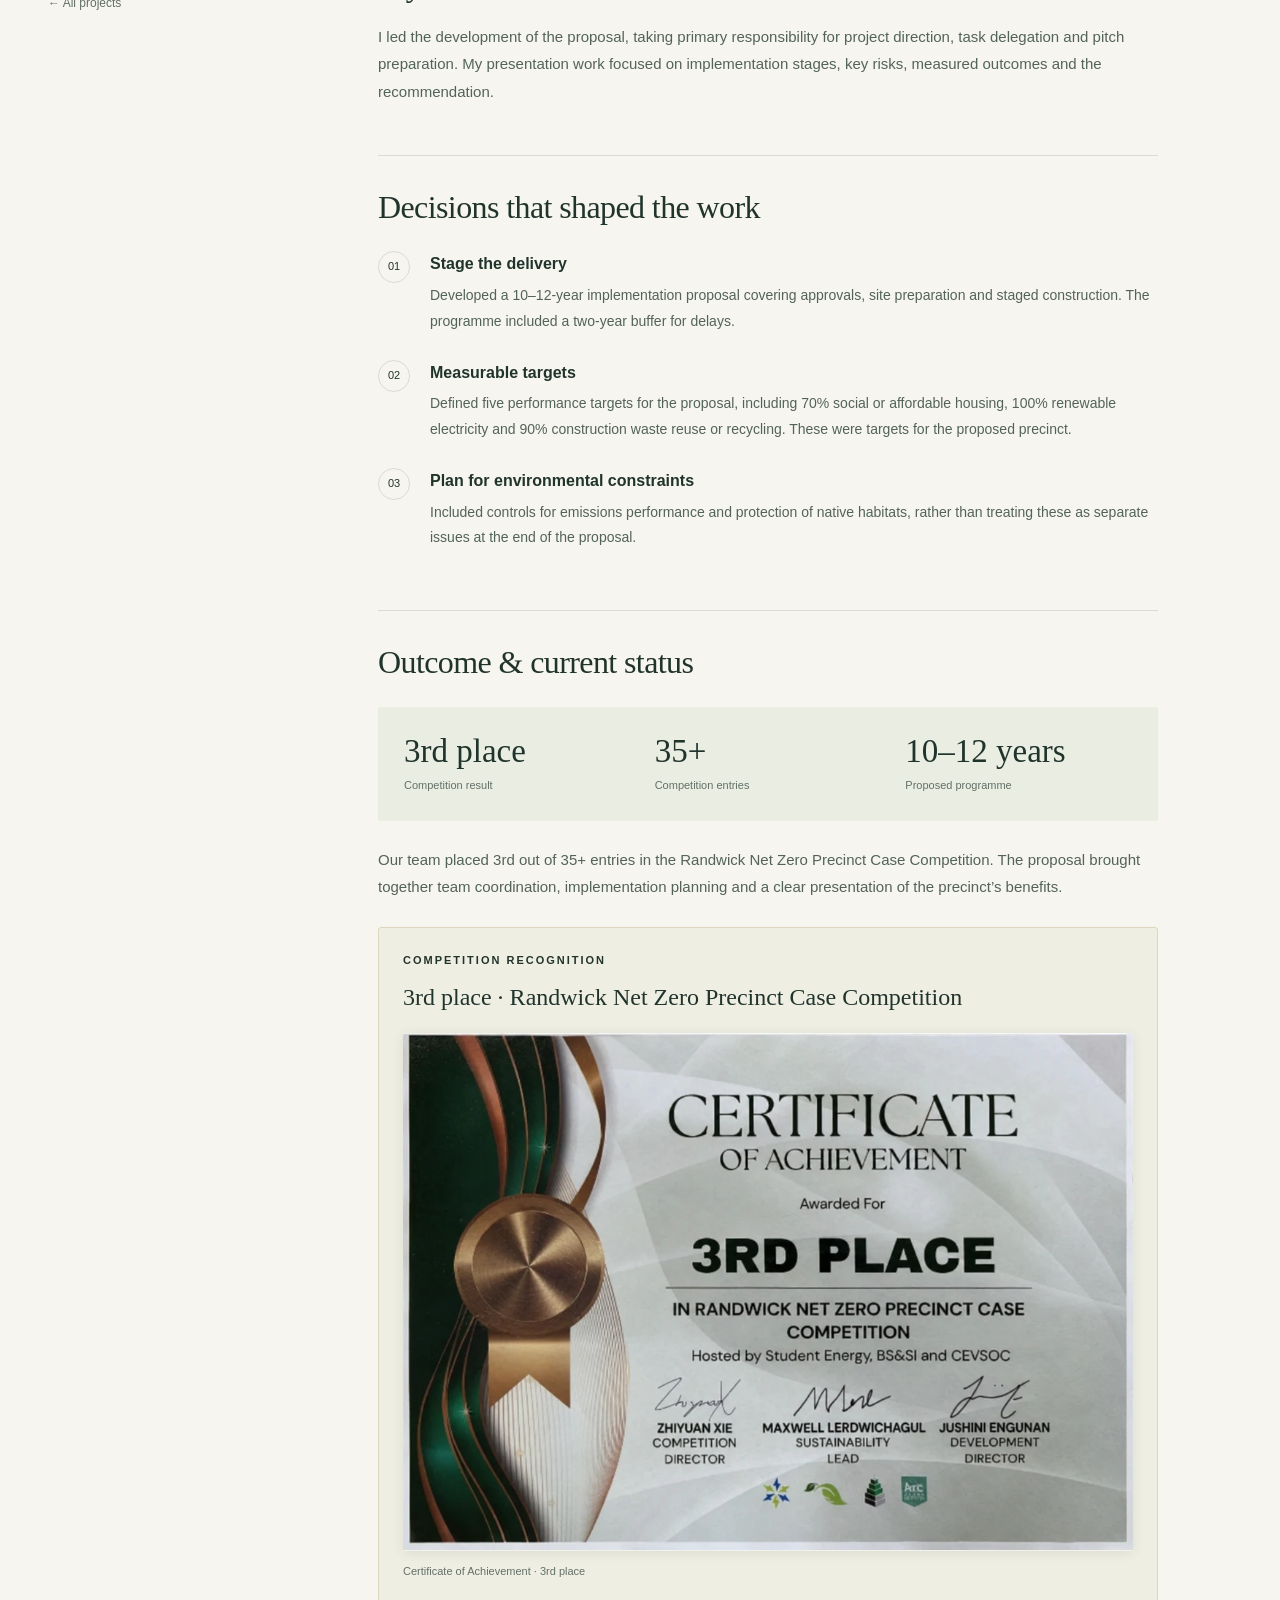
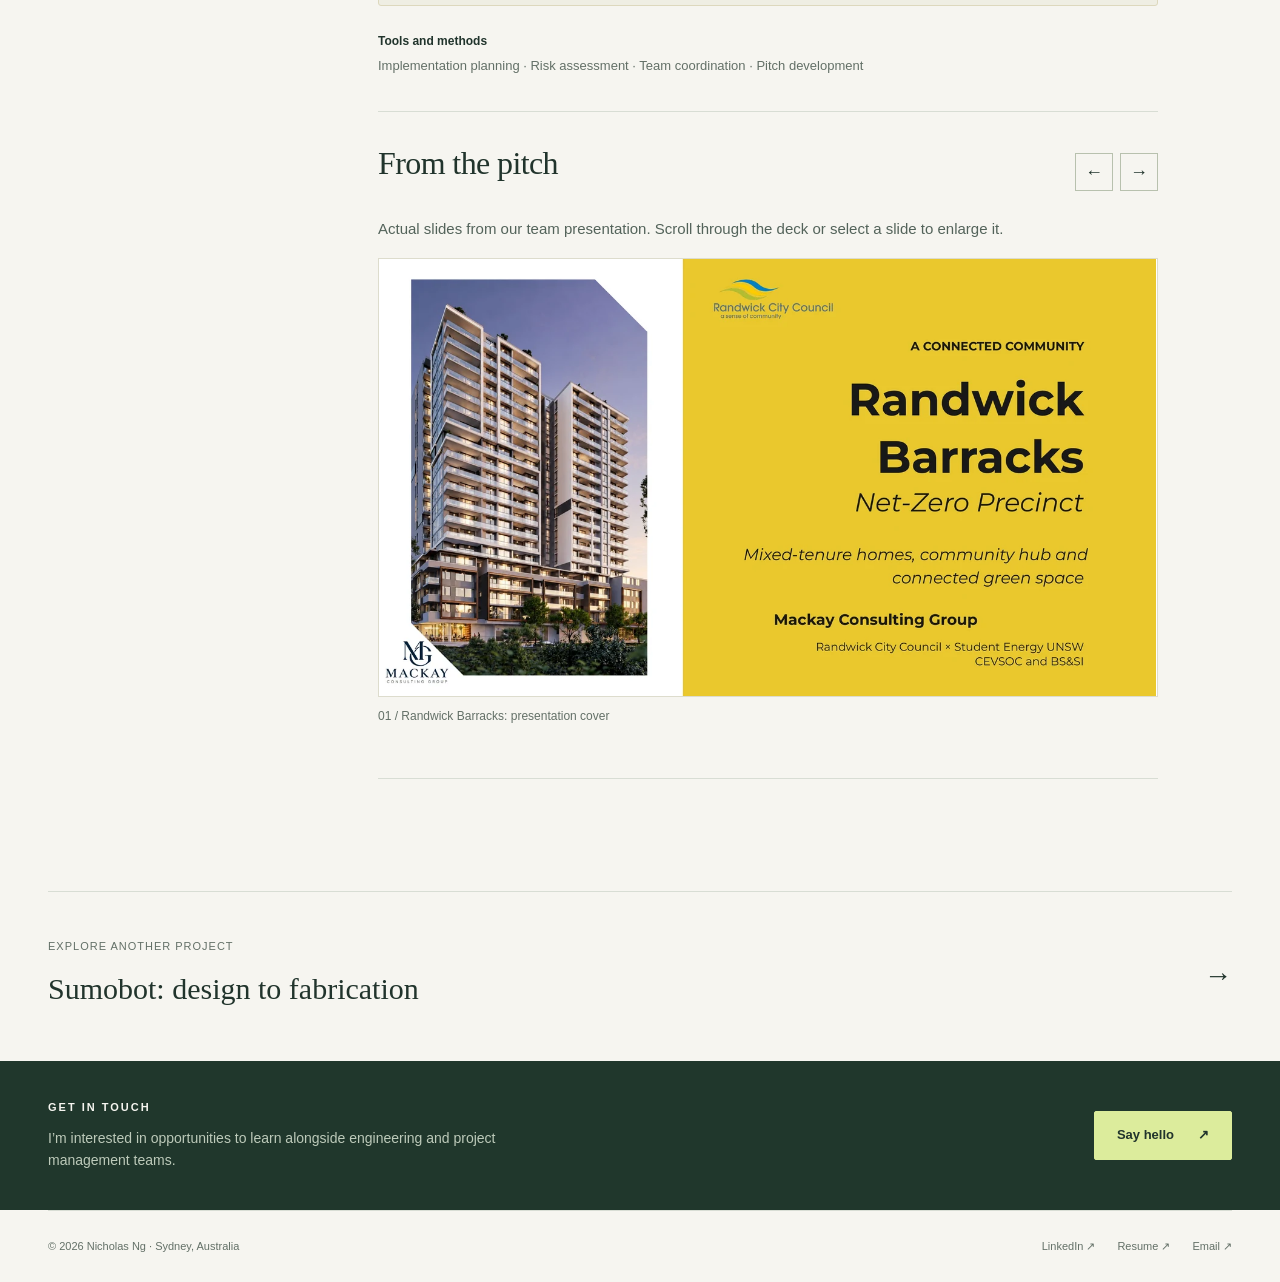
<file: projects/randwick/index.html>
<!doctype html><html lang="en-AU"><head><meta charset="utf-8"><meta name="viewport" content="width=device-width,initial-scale=1"><title>Randwick Defence Land | Nicholas Ng</title><meta name="description" content="A community-focused redevelopment proposal, with a practical plan for turning a long-term vision into staged delivery."><meta name="theme-color" content="#21342c"><link rel="icon" type="image/svg+xml" href="/assets/favicon.svg"><link rel="stylesheet" href="/styles.css?v=20261109-performance"><script src="/site.js?v=20261109-performance" defer></script></head><body><a class="skip" href="#main">Skip to content</a><header class="wrap"><nav class="nav" aria-label="Main navigation"><a class="brand" href="/"><span class="brand-icon" aria-hidden="true">NN</span><span>NICHOLAS NG<small>ENGINEERING PORTFOLIO</small></span></a><button class="menu-toggle" aria-label="Toggle navigation" aria-expanded="false" aria-controls="navigation-links">Menu</button><div class="nav-links" id="navigation-links"><a href="/#work" aria-current="page">Selected work</a><a href="/about/" >About</a><a href="/resume/" >Resume</a><a class="nav-contact" href="mailto:nicholas.ngwork@outlook.com?subject=Portfolio%20enquiry" data-contact-open aria-haspopup="dialog" aria-controls="contact-dialog">Get in touch ↗</a></div></nav></header><main id="main"><div class="wrap"><header class="page-intro"><div class="breadcrumb"><a href="/#work">← Selected work</a> / 2026</div><div class="eyebrow">Project planning & leadership <span class="tag yellow">3rd place</span></div><h1>Randwick Defence Land</h1><p class="lede">A community-focused redevelopment proposal, with a practical plan for turning a long-term vision into staged delivery.</p><dl class="project-facts"><div><dt>My role</dt><dd>Project direction & implementation planning</dd></div><div><dt>Context</dt><dd>Council × UNSW case competition</dd></div><div><dt>Year</dt><dd>2026</dd></div><div><dt>Status</dt><dd>3rd place · Competition proposal</dd></div></dl></header><div class="project-visual slide-art"><img src="/assets/randwick-master-plan-preview.webp" width="1440" height="810" alt="Proposed master plan from our actual competition presentation" loading="lazy"></div><p class="caption">Actual slide from our team’s case competition presentation. The precinct remained a proposal.</p><div class="case-body"><aside class="case-aside"><div class="eyebrow">IN THIS PROJECT</div><a href="#overview">01 / The brief</a><a href="#contribution">02 / My contribution</a><a href="#decisions">03 / Design decisions</a><a href="#outcome">04 / Outcome & status</a><a href="#gallery">05 / Project gallery</a><a href="/#work" style="margin-top:25px">← All projects</a></aside><div class="case-content"><section class="case-section" id="overview"><h2>The brief</h2><p>Our team proposed mixed-tenure housing, a community recreation hub, local services and connected green space for Randwick Defence Land. The challenge was to bring the community vision together with a credible approach to implementation.</p></section><section class="case-section" id="contribution"><h2>My contribution</h2><p>I led the development of the proposal, taking primary responsibility for project direction, task delegation and pitch preparation. My presentation work focused on implementation stages, key risks, measured outcomes and the recommendation.</p></section><section class="case-section" id="decisions"><h2>Decisions that shaped the work</h2><div class="decision"><span>01</span><div><h3>Stage the delivery</h3><p>Developed a 10–12-year implementation proposal covering approvals, site preparation and staged construction. The programme included a two-year buffer for delays.</p></div></div><div class="decision"><span>02</span><div><h3>Measurable targets</h3><p>Defined five performance targets for the proposal, including 70% social or affordable housing, 100% renewable electricity and 90% construction waste reuse or recycling. These were targets for the proposed precinct.</p></div></div><div class="decision"><span>03</span><div><h3>Plan for environmental constraints</h3><p>Included controls for emissions performance and protection of native habitats, rather than treating these as separate issues at the end of the proposal.</p></div></div></section><section class="case-section" id="outcome"><h2>Outcome & current status</h2><div class="stat-row"><div><strong>3rd place</strong><span>Competition result</span></div><div><strong>35+</strong><span>Competition entries</span></div><div><strong>10–12 years</strong><span>Proposed programme</span></div></div><p>Our team placed 3rd out of 35+ entries in the Randwick Net Zero Precinct Case Competition. The proposal brought together team coordination, implementation planning and a clear presentation of the precinct’s benefits.</p><figure class="award-evidence"><div class="eyebrow">COMPETITION RECOGNITION</div><h3>3rd place · Randwick Net Zero Precinct Case Competition</h3><button class="award-open" type="button" data-award-open aria-label="Enlarge the third-place certificate"><span class="award-photo"><img src="/assets/randwick-award-preview.webp" width="1000" height="709" alt="Certificate of Achievement for third place in the Randwick Net Zero Precinct Case Competition" loading="lazy"></span></button><figcaption>Certificate of Achievement · 3rd place</figcaption></figure><dialog class="modal award-modal" id="award-viewer" aria-label="Third-place award certificate"><div class="modal-bar"><span>Randwick Net Zero Precinct Case Competition · 3rd place</span><button class="modal-close" type="button" aria-label="Close award certificate">Close ×</button></div><span class="award-photo"><img data-src="/assets/randwick-award-clean.png" width="1488" height="1056" alt="Certificate of Achievement for third place in the Randwick Net Zero Precinct Case Competition"></span></dialog><p class="project-methods"><strong>Tools and methods</strong> Implementation planning · Risk assessment · Team coordination · Pitch development</p></section><section class="case-section" id="gallery"><div class="deck-heading"><h2>From the pitch</h2><div class="deck-controls"><button data-slide-step="-1" aria-label="Previous slide">←</button><button data-slide-step="1" aria-label="Next slide">→</button></div></div><p>Actual slides from our team presentation. Scroll through the deck or select a slide to enlarge it.</p><div class="slide-deck" tabindex="0" aria-label="Project presentation slides"><figure><button data-image="/assets/Randwick_Cover.png" data-caption="Randwick Barracks: presentation cover" aria-label="Enlarge slide: Randwick Barracks: presentation cover"><img src="/assets/randwick-cover-preview.webp" width="1280" height="720" alt="Randwick Barracks: presentation cover from our actual competition presentation" loading="lazy"></button><figcaption>01 / Randwick Barracks: presentation cover</figcaption></figure><figure><button data-image="/assets/Randwick_Master_Plan.png" data-caption="Proposed master plan" aria-label="Enlarge slide: Proposed master plan"><img src="/assets/randwick-master-plan-preview.webp" width="1440" height="810" alt="Proposed master plan from our actual competition presentation" loading="lazy"></button><figcaption>02 / Proposed master plan</figcaption></figure><figure><button data-image="/assets/Randwick_Implementation_and_Risks.png" data-caption="Implementation stages and key risks" aria-label="Enlarge slide: Implementation stages and key risks"><img src="/assets/randwick-implementation-preview.webp" width="1440" height="810" alt="Implementation stages and key risks from our actual competition presentation" loading="lazy"></button><figcaption>03 / Implementation stages and key risks</figcaption></figure><figure><button data-image="/assets/Randwick_Outcomes.png" data-caption="Measured outcomes and recommendation" aria-label="Enlarge slide: Measured outcomes and recommendation"><img src="/assets/randwick-outcomes-preview.webp" width="1440" height="810" alt="Measured outcomes and recommendation from our actual competition presentation" loading="lazy"></button><figcaption>04 / Measured outcomes and recommendation</figcaption></figure></div></section><dialog class="modal" id="image-viewer" aria-label="Project image viewer"><div class="modal-bar"><span class="modal-caption"></span><button class="modal-close" type="button" aria-label="Close image viewer">Close ×</button></div><img alt=""></dialog></div></div><div class="next-project"><a href="/projects/sumobot/"><span>Explore another project</span><h2>Sumobot: design to fabrication</h2></a><a href="/projects/sumobot/" aria-label="Next project: Sumobot: design to fabrication">→</a></div></div></main><section class="contact-band" id="contact"><div class="wrap contact-inner"><div><div class="eyebrow">GET IN TOUCH</div><p>I’m interested in opportunities to learn alongside engineering and project management teams.</p></div><a class="button" href="mailto:nicholas.ngwork@outlook.com?subject=Portfolio%20enquiry" data-contact-open aria-haspopup="dialog" aria-controls="contact-dialog">Say hello <span aria-hidden="true">↗</span></a></div></section><footer class="wrap footer"><span>© 2026 Nicholas Ng · Sydney, Australia</span><div class="footer-links"><a href="https://www.linkedin.com/in/nicholasng39a" target="_blank" rel="noopener noreferrer">LinkedIn ↗</a><a href="/resume/">Resume ↗</a><a href="mailto:nicholas.ngwork@outlook.com?subject=Portfolio%20enquiry" data-contact-open aria-haspopup="dialog" aria-controls="contact-dialog">Email ↗</a></div></footer><dialog class="contact-dialog" id="contact-dialog" aria-labelledby="contact-dialog-title"><div class="contact-dialog-top"><h2 id="contact-dialog-title">Email Nicholas</h2><button class="contact-close" type="button" aria-label="Close contact options">Close ×</button></div><p>Choose where to write your email.</p><div class="contact-email-row"><input id="contact-email" type="text" value="nicholas.ngwork@outlook.com" readonly aria-label="Nicholas’s email address"><button type="button" class="button" data-copy-email>Copy email</button></div><div class="contact-provider-links"><a class="button primary" href="https://outlook.live.com/mail/0/deeplink/compose?to=nicholas.ngwork%40outlook.com&amp;subject=Portfolio%20enquiry" target="_blank" rel="noopener noreferrer">Open Outlook ↗</a><a class="button" href="https://mail.google.com/mail/?view=cm&amp;fs=1&amp;to=nicholas.ngwork%40outlook.com&amp;su=Portfolio%20enquiry" target="_blank" rel="noopener noreferrer">Open Gmail ↗</a></div><a class="contact-default-mail" href="mailto:nicholas.ngwork@outlook.com?subject=Portfolio%20enquiry">Use my default email app ↗</a><p class="contact-copy-status" role="status" aria-live="polite"></p></dialog></body></html>
</file>
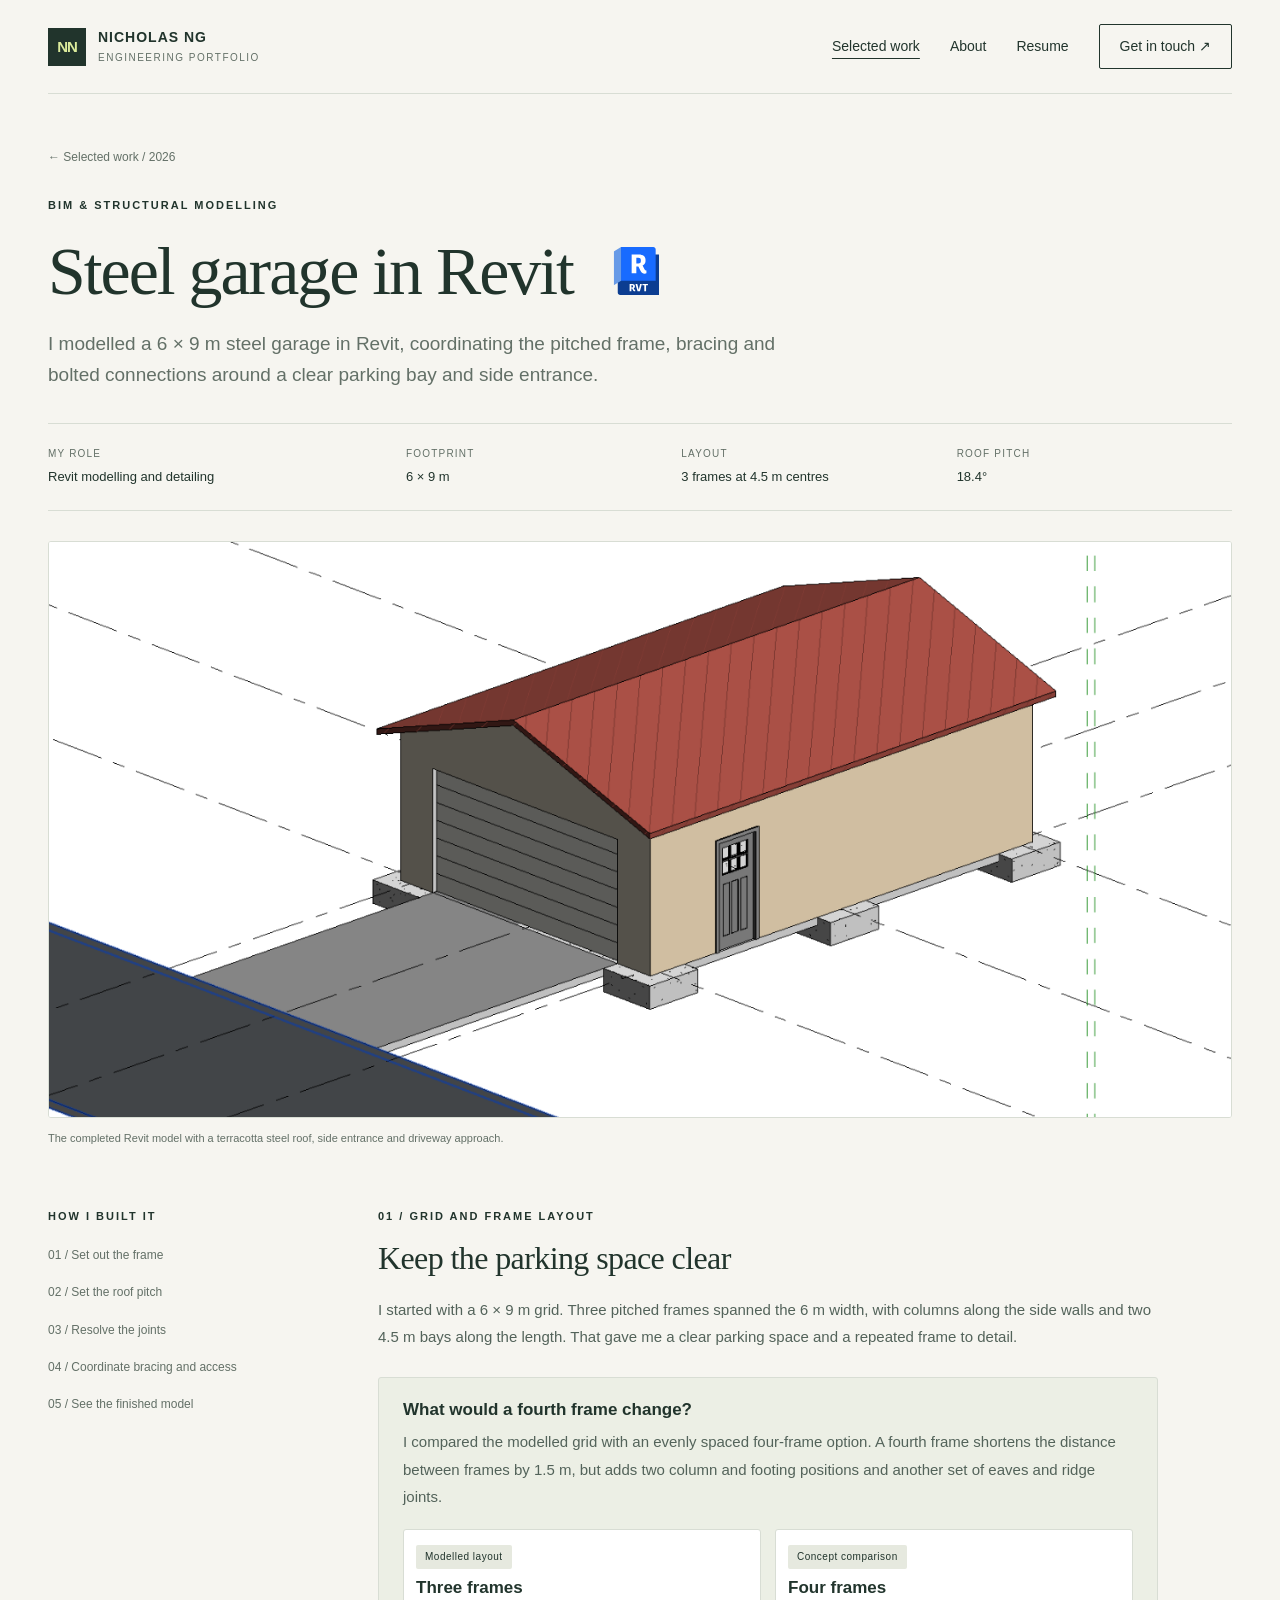
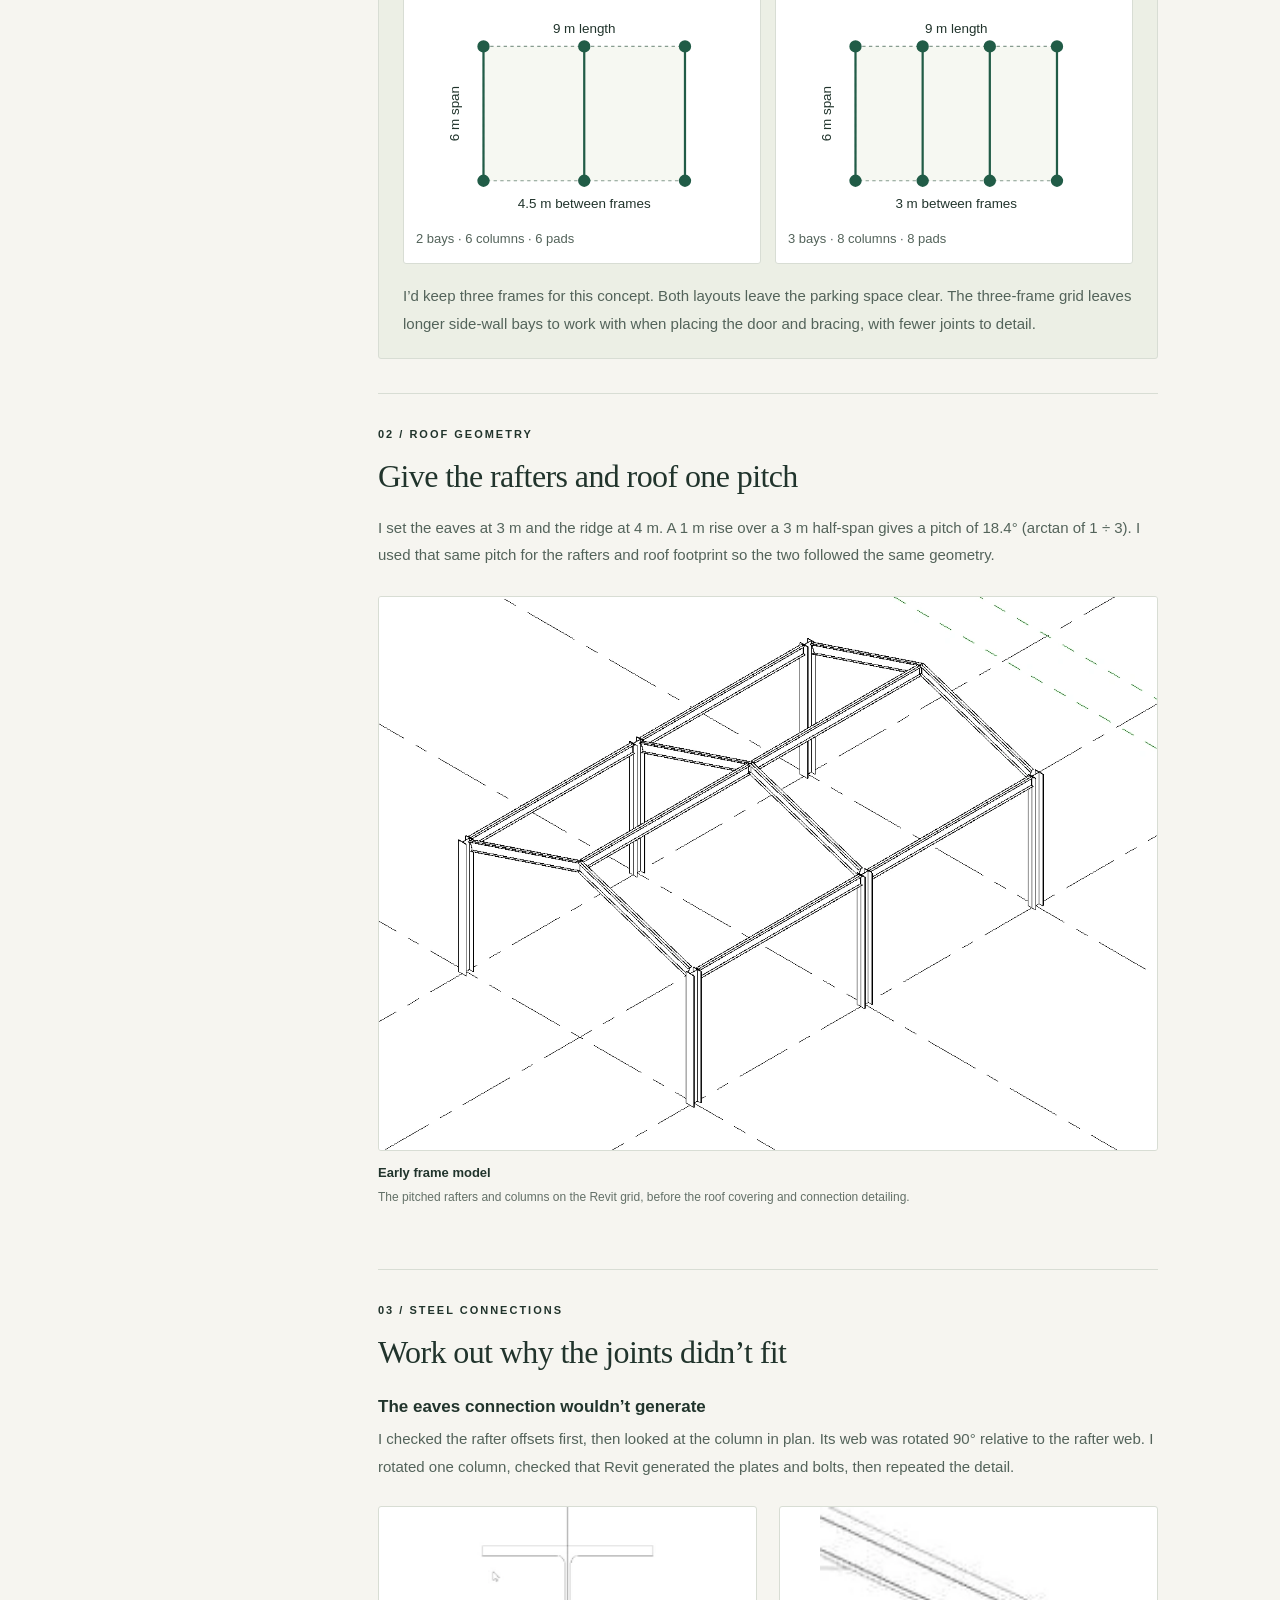
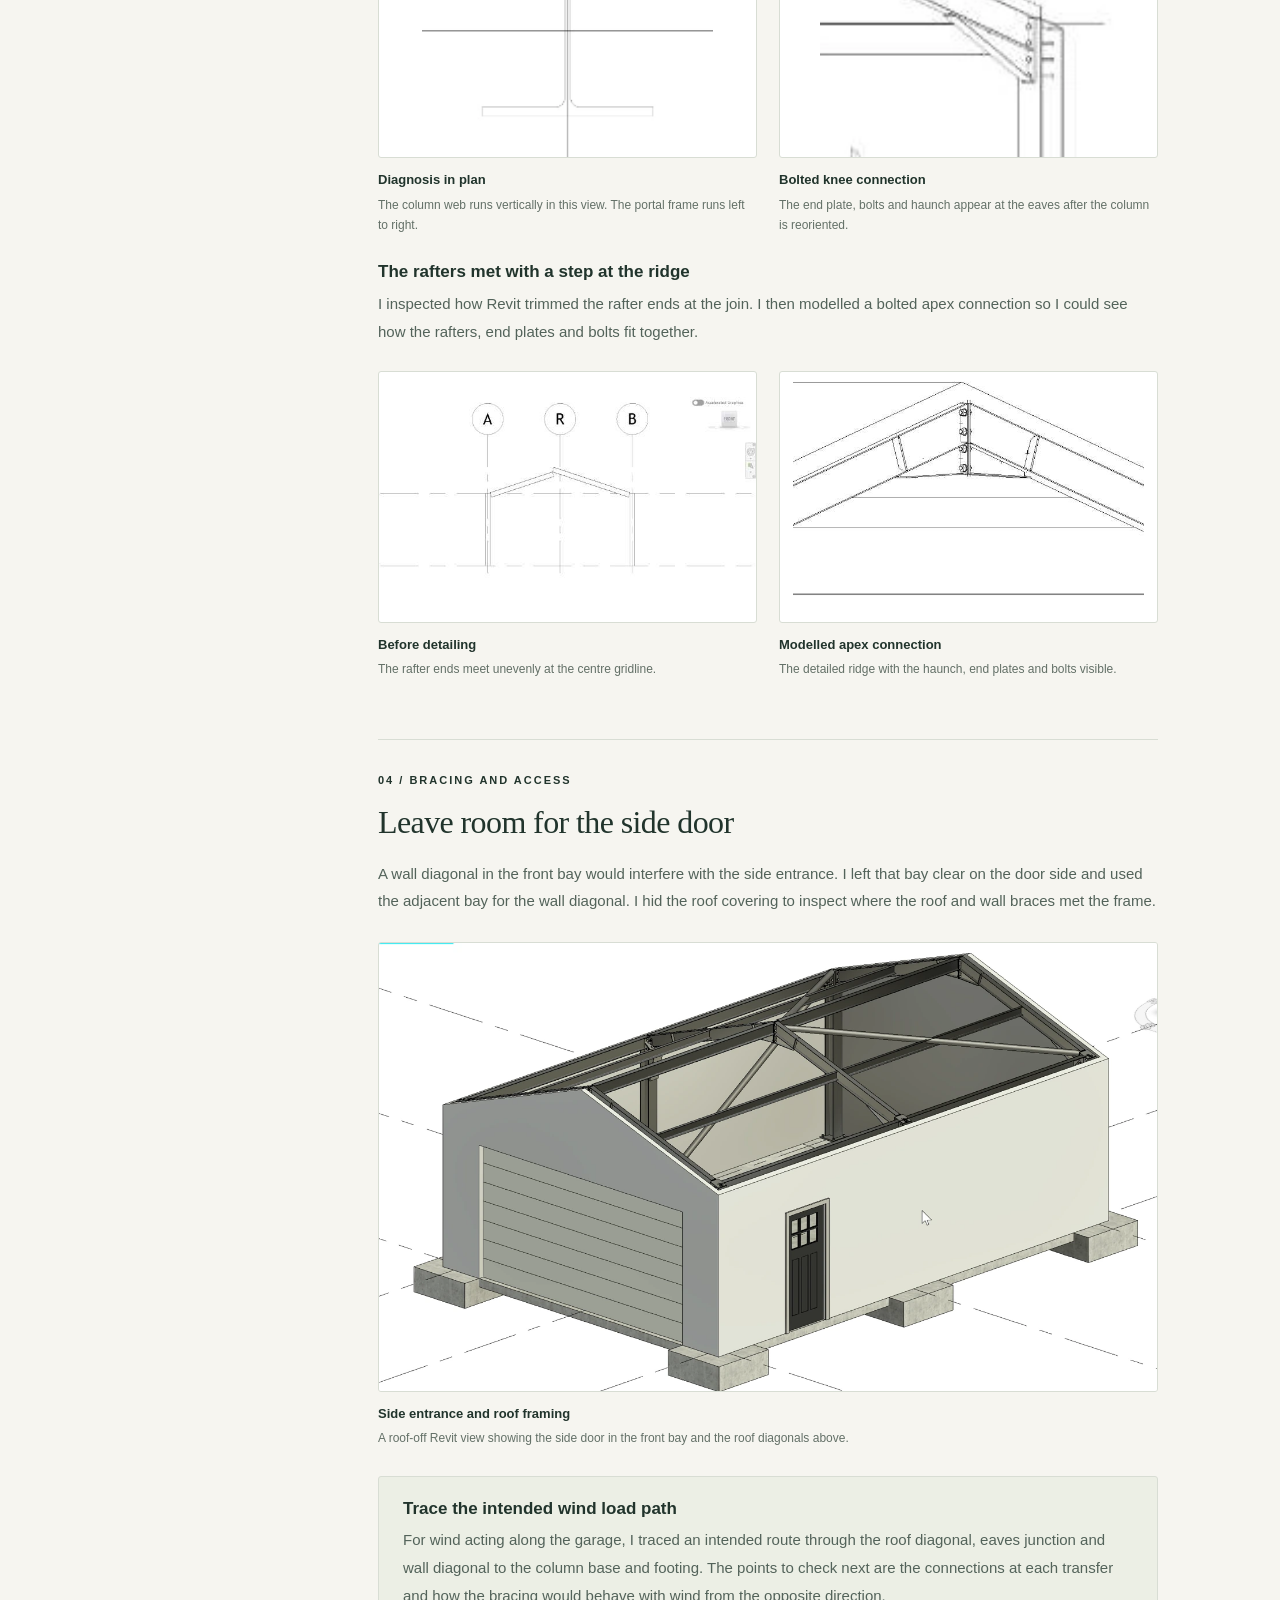
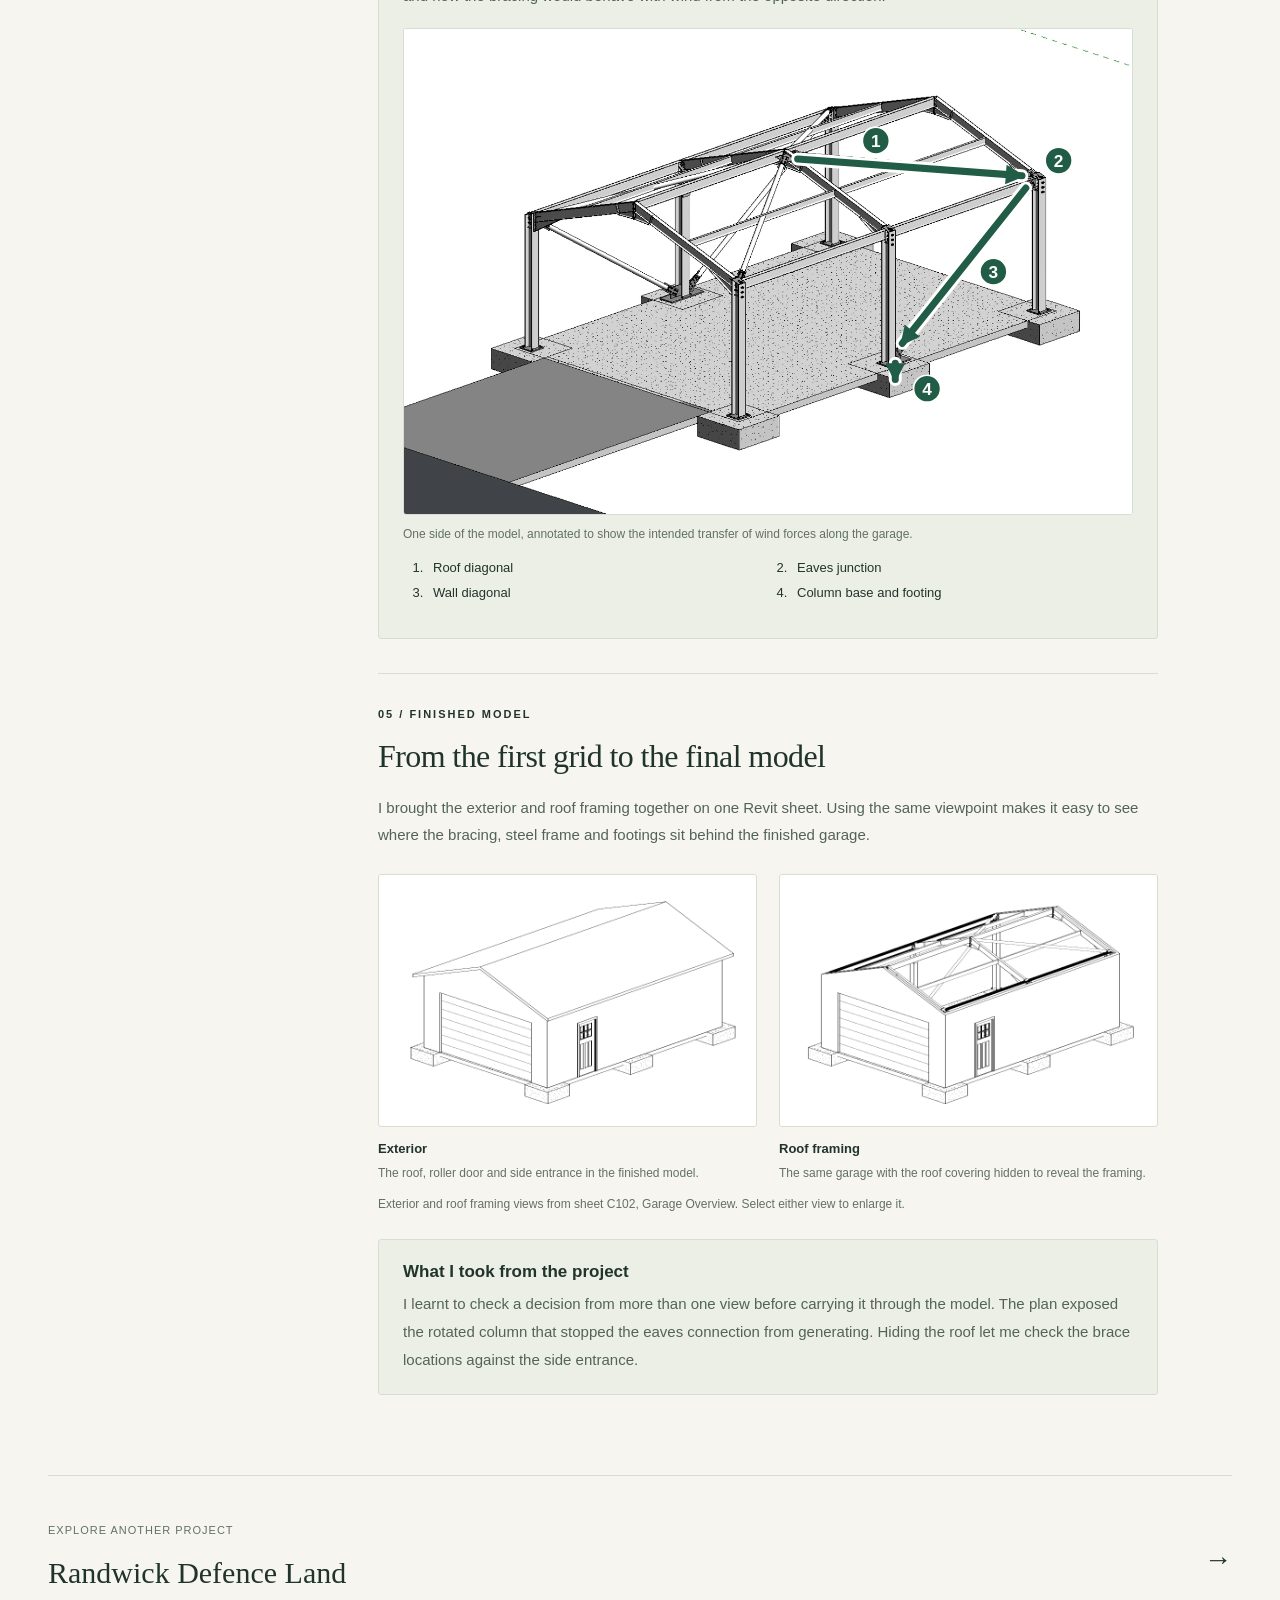
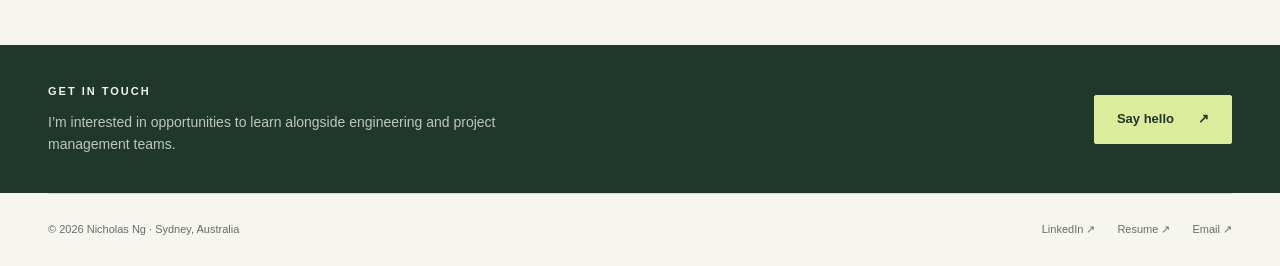
<file: projects/steel-garage/index.html>
<!doctype html><html lang="en-AU"><head><meta charset="utf-8"><meta name="viewport" content="width=device-width,initial-scale=1"><title>Steel garage in Revit | Nicholas Ng</title><meta name="description" content="I modelled a 6 × 9 m steel garage in Revit, coordinating the pitched frame, bracing and bolted connections around a clear parking bay and side entrance."><meta name="theme-color" content="#21342c"><link rel="icon" type="image/svg+xml" href="/assets/favicon.svg"><link rel="stylesheet" href="/styles.css?v=20261109-revit-icon"><script src="/site.js?v=20261109-performance" defer></script></head><body><a class="skip" href="#main">Skip to content</a><header class="wrap"><nav class="nav" aria-label="Main navigation"><a class="brand" href="/"><span class="brand-icon" aria-hidden="true">NN</span><span>NICHOLAS NG<small>ENGINEERING PORTFOLIO</small></span></a><button class="menu-toggle" aria-label="Toggle navigation" aria-expanded="false" aria-controls="navigation-links">Menu</button><div class="nav-links" id="navigation-links"><a href="/#work" aria-current="page">Selected work</a><a href="/about/" >About</a><a href="/resume/" >Resume</a><a class="nav-contact" href="mailto:nicholas.ngwork@outlook.com?subject=Portfolio%20enquiry" data-contact-open aria-haspopup="dialog" aria-controls="contact-dialog">Get in touch ↗</a></div></nav></header><main id="main"><div class="wrap garage-case">
      <header class="page-intro">
        <div class="breadcrumb"><a href="/#work">← Selected work</a> / 2026</div>
        <div class="garage-title">
          <div class="eyebrow">BIM &amp; structural modelling</div>
          <h1>Steel garage in Revit</h1>
          <img class="garage-revit-icon" src="/assets/revit-product-icon.svg" width="48" height="48" alt="">
        </div>
        <p class="lede">I modelled a 6 × 9 m steel garage in Revit, coordinating the pitched frame, bracing and bolted connections around a clear parking bay and side entrance.</p>
        <dl class="project-facts">
          <div><dt>My role</dt><dd>Revit modelling and detailing</dd></div>
          <div><dt>Footprint</dt><dd>6 × 9 m</dd></div>
          <div><dt>Layout</dt><dd>3 frames at 4.5 m centres</dd></div>
          <div><dt>Roof pitch</dt><dd>18.4°</dd></div>
        </dl>
      </header>
      <div class="project-visual garage-exterior"><button type="button" data-image="/assets/garage-exterior-front-right.webp" data-caption="The completed Revit model with a terracotta steel roof, side entrance and driveway approach." aria-label="Enlarge the garage exterior"><img src="/assets/garage-exterior-front-right.webp" width="2048" height="1142" alt="Steel garage with a terracotta roof, sandstone-coloured walls and a driveway"></button></div>
      <p class="caption">The completed Revit model with a terracotta steel roof, side entrance and driveway approach.</p>
      <div class="case-body">
        <aside class="case-aside">
          <div class="eyebrow">HOW I BUILT IT</div>
          <a href="#decisions">01 / Set out the frame</a>
          <a href="#roof">02 / Set the roof pitch</a>
          <a href="#challenges">03 / Resolve the joints</a>
          <a href="#bracing">04 / Coordinate bracing and access</a>
          <a href="#outcome">05 / See the finished model</a>
        </aside>
        <div class="case-content">
          <section class="case-section" id="decisions">
            <div class="eyebrow">01 / Grid and frame layout</div>
            <h2>Keep the parking space clear</h2>
            <div id="contribution">
              <p>I started with a 6 × 9 m grid. Three pitched frames spanned the 6 m width, with columns along the side walls and two 4.5 m bays along the length. That gave me a clear parking space and a repeated frame to detail.</p>
            </div>
            <div class="garage-study">
              <h3>What would a fourth frame change?</h3>
              <p>I compared the modelled grid with an evenly spaced four-frame option. A fourth frame shortens the distance between frames by 1.5 m, but adds two column and footing positions and another set of eaves and ridge joints.</p>
              <div class="garage-options">
                <div class="garage-option">
                  <span class="tag">Modelled layout</span><h4>Three frames</h4>
                  <svg class="garage-plan" viewBox="0 0 268 198" role="img" aria-label="Three frames at 4.5 metres. All columns are on the two side walls.">
      <rect x="46" y="37" width="180" height="120" class="garage-plan-bounds"/>
      <g class="garage-plan-frames"><path d="M46 37V157"/><circle cx="46" cy="37" r="4.5"/><circle cx="46" cy="157" r="4.5"/><path d="M136 37V157"/><circle cx="136" cy="37" r="4.5"/><circle cx="136" cy="157" r="4.5"/><path d="M226 37V157"/><circle cx="226" cy="37" r="4.5"/><circle cx="226" cy="157" r="4.5"/></g>
      <text x="136" y="25" text-anchor="middle">9 m length</text>
      <text x="24" y="97" text-anchor="middle" transform="rotate(-90 24 97)">6 m span</text>
      <text x="136" y="181" text-anchor="middle">4.5 m between frames</text>
    </svg>
                  <p>2 bays · 6 columns · 6 pads</p>
                </div>
                <div class="garage-option">
                  <span class="tag">Concept comparison</span><h4>Four frames</h4>
                  <svg class="garage-plan" viewBox="0 0 268 198" role="img" aria-label="Four frames at 3 metres. All columns are on the two side walls.">
      <rect x="46" y="37" width="180" height="120" class="garage-plan-bounds"/>
      <g class="garage-plan-frames"><path d="M46 37V157"/><circle cx="46" cy="37" r="4.5"/><circle cx="46" cy="157" r="4.5"/><path d="M106 37V157"/><circle cx="106" cy="37" r="4.5"/><circle cx="106" cy="157" r="4.5"/><path d="M166 37V157"/><circle cx="166" cy="37" r="4.5"/><circle cx="166" cy="157" r="4.5"/><path d="M226 37V157"/><circle cx="226" cy="37" r="4.5"/><circle cx="226" cy="157" r="4.5"/></g>
      <text x="136" y="25" text-anchor="middle">9 m length</text>
      <text x="24" y="97" text-anchor="middle" transform="rotate(-90 24 97)">6 m span</text>
      <text x="136" y="181" text-anchor="middle">3 m between frames</text>
    </svg>
                  <p>3 bays · 8 columns · 8 pads</p>
                </div>
              </div>
              <p>I’d keep three frames for this concept. Both layouts leave the parking space clear. The three-frame grid leaves longer side-wall bays to work with when placing the door and bracing, with fewer joints to detail.</p>
            </div>
          </section>

          <section class="case-section" id="roof">
            <div class="eyebrow">02 / Roof geometry</div>
            <h2>Give the rafters and roof one pitch</h2>
            <p>I set the eaves at 3 m and the ridge at 4 m. A 1 m rise over a 3 m half-span gives a pitch of 18.4° (arctan of 1 ÷ 3). I used that same pitch for the rafters and roof footprint so the two followed the same geometry.</p>
            <figure class="garage-figure">
      <button type="button" data-image="/assets/garage-early-frame.webp" data-caption="The pitched rafters and columns on the Revit grid, before the roof covering and connection detailing." aria-label="Enlarge Early frame model"><img src="/assets/garage-early-frame.webp" alt="The pitched rafters and columns on the Revit grid, before the roof covering and connection detailing." loading="lazy"></button>
      <figcaption><strong>Early frame model</strong>The pitched rafters and columns on the Revit grid, before the roof covering and connection detailing.</figcaption>
    </figure>
          </section>

          <section class="case-section" id="challenges">
            <div class="eyebrow">03 / Steel connections</div>
            <h2>Work out why the joints didn’t fit</h2>
            <h3>The eaves connection wouldn’t generate</h3>
            <p>I checked the rafter offsets first, then looked at the column in plan. Its web was rotated 90° relative to the rafter web. I rotated one column, checked that Revit generated the plates and bolts, then repeated the detail.</p>
            <div class="garage-pair">
              <figure class="garage-figure">
      <button type="button" data-image="/assets/garage-column-plan.webp" data-caption="The column web runs vertically in this view. The portal frame runs left to right." aria-label="Enlarge Diagnosis in plan"><img src="/assets/garage-column-plan.webp" alt="The column web runs vertically in this view. The portal frame runs left to right." loading="lazy"></button>
      <figcaption><strong>Diagnosis in plan</strong>The column web runs vertically in this view. The portal frame runs left to right.</figcaption>
    </figure>
              <figure class="garage-figure">
      <button type="button" data-image="/assets/garage-knee-detail.webp" data-caption="The end plate, bolts and haunch appear at the eaves after the column is reoriented." aria-label="Enlarge Bolted knee connection"><img src="/assets/garage-knee-detail.webp" alt="The end plate, bolts and haunch appear at the eaves after the column is reoriented." loading="lazy"></button>
      <figcaption><strong>Bolted knee connection</strong>The end plate, bolts and haunch appear at the eaves after the column is reoriented.</figcaption>
    </figure>
            </div>
            <h3>The rafters met with a step at the ridge</h3>
            <p>I inspected how Revit trimmed the rafter ends at the join. I then modelled a bolted apex connection so I could see how the rafters, end plates and bolts fit together.</p>
            <div class="garage-pair">
              <figure class="garage-figure">
      <button type="button" data-image="/assets/garage-ridge-before.png" data-caption="The rafter ends meet unevenly at the centre gridline." aria-label="Enlarge Before detailing"><img src="/assets/garage-ridge-before.png" alt="The rafter ends meet unevenly at the centre gridline." loading="lazy"></button>
      <figcaption><strong>Before detailing</strong>The rafter ends meet unevenly at the centre gridline.</figcaption>
    </figure>
              <figure class="garage-figure">
      <button type="button" data-image="/assets/garage-apex-connection.png" data-caption="The detailed ridge with the haunch, end plates and bolts visible." aria-label="Enlarge Modelled apex connection"><img src="/assets/garage-apex-connection.png" alt="The detailed ridge with the haunch, end plates and bolts visible." loading="lazy"></button>
      <figcaption><strong>Modelled apex connection</strong>The detailed ridge with the haunch, end plates and bolts visible.</figcaption>
    </figure>
            </div>
          </section>

          <section class="case-section" id="bracing">
            <div class="eyebrow">04 / Bracing and access</div>
            <h2>Leave room for the side door</h2>
            <p>A wall diagonal in the front bay would interfere with the side entrance. I left that bay clear on the door side and used the adjacent bay for the wall diagonal. I hid the roof covering to inspect where the roof and wall braces met the frame.</p>
            <div id="gallery">
              <figure class="garage-figure">
      <button type="button" data-image="/assets/garage-side-door-bracing.webp" data-caption="A roof-off Revit view showing the side door in the front bay and the roof diagonals above." aria-label="Enlarge Side entrance and roof framing"><img src="/assets/garage-side-door-bracing.webp" alt="A roof-off Revit view showing the side door in the front bay and the roof diagonals above." loading="lazy"></button>
      <figcaption><strong>Side entrance and roof framing</strong>A roof-off Revit view showing the side door in the front bay and the roof diagonals above.</figcaption>
    </figure>
            </div>
            <div class="garage-study">
              <h3>Trace the intended wind load path</h3>
              <p>For wind acting along the garage, I traced an intended route through the roof diagonal, eaves junction and wall diagonal to the column base and footing. The points to check next are the connections at each transfer and how the bracing would behave with wind from the opposite direction.</p>
              <figure class="garage-wind">
      <svg viewBox="0 0 1350 900" role="img" aria-labelledby="garage-wind-title">
        <title id="garage-wind-title">Conceptual load path from the roof bracing through the eaves joint and wall diagonal to a pad footing</title>
        <image href="/assets/garage-frame-and-slab.webp" width="1350" height="900"/>
        <defs><marker id="garage-wind-arrow" markerUnits="userSpaceOnUse" markerWidth="38" markerHeight="36" refX="5" refY="3" viewBox="0 0 6 6" orient="auto"><path d="M0 0 6 3 0 6Z" fill="#215c47"/></marker></defs>
        <g fill="none" stroke-linecap="round" stroke-linejoin="round">
          <path d="M730 241 1146 272 M1153 295 924 583 M911 620 911 650" stroke="#fff" stroke-width="24"/>
          <g stroke="#215c47" stroke-width="13" marker-end="url(#garage-wind-arrow)">
            <path d="M730 241 1146 272"/><path d="M1153 295 924 583"/><path d="M911 620 911 650"/>
          </g>
        </g>
        <g class="garage-wind-numbers">
          <circle cx="875" cy="207" r="25"/><text x="875" y="207">1</text>
          <circle cx="1214" cy="244" r="25"/><text x="1214" y="244">2</text>
          <circle cx="1093" cy="450" r="25"/><text x="1093" y="450">3</text>
          <circle cx="970" cy="667" r="25"/><text x="970" y="667">4</text>
        </g>
      </svg>
      <figcaption>One side of the model, annotated to show the intended transfer of wind forces along the garage.</figcaption>
      <ol class="garage-wind-key"><li>Roof diagonal</li><li>Eaves junction</li><li>Wall diagonal</li><li>Column base and footing</li></ol>
    </figure>
            </div>
          </section>

          <section class="case-section" id="outcome">
            <div class="eyebrow">05 / Finished model</div>
            <h2>From the first grid to the final model</h2>
            <p>I brought the exterior and roof framing together on one Revit sheet. Using the same viewpoint makes it easy to see where the bracing, steel frame and footings sit behind the finished garage.</p>
            <div class="garage-pair garage-sheet" role="group" aria-label="Drawing views from Revit sheet C102">
              <figure class="garage-figure">
      <button type="button" data-image="/assets/garage-c102-exterior.webp" data-caption="The roof, roller door and side entrance in the finished model." aria-label="Enlarge Exterior"><img src="/assets/garage-c102-exterior.webp" alt="The roof, roller door and side entrance in the finished model." loading="lazy"></button>
      <figcaption><strong>Exterior</strong>The roof, roller door and side entrance in the finished model.</figcaption>
    </figure>
              <figure class="garage-figure">
      <button type="button" data-image="/assets/garage-c102-framing.webp" data-caption="The same garage with the roof covering hidden to reveal the framing." aria-label="Enlarge Roof framing"><img src="/assets/garage-c102-framing.webp" alt="The same garage with the roof covering hidden to reveal the framing." loading="lazy"></button>
      <figcaption><strong>Roof framing</strong>The same garage with the roof covering hidden to reveal the framing.</figcaption>
    </figure>
            </div>
            <p class="caption">Exterior and roof framing views from sheet C102, Garage Overview. Select either view to enlarge it.</p>
            <div class="garage-study garage-takeaway">
              <h3>What I took from the project</h3>
              <p>I learnt to check a decision from more than one view before carrying it through the model. The plan exposed the rotated column that stopped the eaves connection from generating. Hiding the roof let me check the brace locations against the side entrance.</p>
            </div>
          </section>
        </div>
      </div><dialog class="modal" id="image-viewer" aria-label="Project image viewer"><div class="modal-bar"><span class="modal-caption"></span><button class="modal-close" type="button" aria-label="Close image viewer">Close ×</button></div><img alt=""></dialog>
      <div class="next-project"><a href="/projects/randwick/"><span>Explore another project</span><h2>Randwick Defence Land</h2></a><a href="/projects/randwick/" aria-label="Next project: Randwick Defence Land">→</a></div>
    </div></main><section class="contact-band" id="contact"><div class="wrap contact-inner"><div><div class="eyebrow">GET IN TOUCH</div><p>I’m interested in opportunities to learn alongside engineering and project management teams.</p></div><a class="button" href="mailto:nicholas.ngwork@outlook.com?subject=Portfolio%20enquiry" data-contact-open aria-haspopup="dialog" aria-controls="contact-dialog">Say hello <span aria-hidden="true">↗</span></a></div></section><footer class="wrap footer"><span>© 2026 Nicholas Ng · Sydney, Australia</span><div class="footer-links"><a href="https://www.linkedin.com/in/nicholasng39a" target="_blank" rel="noopener noreferrer">LinkedIn ↗</a><a href="/resume/">Resume ↗</a><a href="mailto:nicholas.ngwork@outlook.com?subject=Portfolio%20enquiry" data-contact-open aria-haspopup="dialog" aria-controls="contact-dialog">Email ↗</a></div></footer><dialog class="contact-dialog" id="contact-dialog" aria-labelledby="contact-dialog-title"><div class="contact-dialog-top"><h2 id="contact-dialog-title">Email Nicholas</h2><button class="contact-close" type="button" aria-label="Close contact options">Close ×</button></div><p>Choose where to write your email.</p><div class="contact-email-row"><input id="contact-email" type="text" value="nicholas.ngwork@outlook.com" readonly aria-label="Nicholas’s email address"><button type="button" class="button" data-copy-email>Copy email</button></div><div class="contact-provider-links"><a class="button primary" href="https://outlook.live.com/mail/0/deeplink/compose?to=nicholas.ngwork%40outlook.com&amp;subject=Portfolio%20enquiry" target="_blank" rel="noopener noreferrer">Open Outlook ↗</a><a class="button" href="https://mail.google.com/mail/?view=cm&amp;fs=1&amp;to=nicholas.ngwork%40outlook.com&amp;su=Portfolio%20enquiry" target="_blank" rel="noopener noreferrer">Open Gmail ↗</a></div><a class="contact-default-mail" href="mailto:nicholas.ngwork@outlook.com?subject=Portfolio%20enquiry">Use my default email app ↗</a><p class="contact-copy-status" role="status" aria-live="polite"></p></dialog></body></html>
</file>
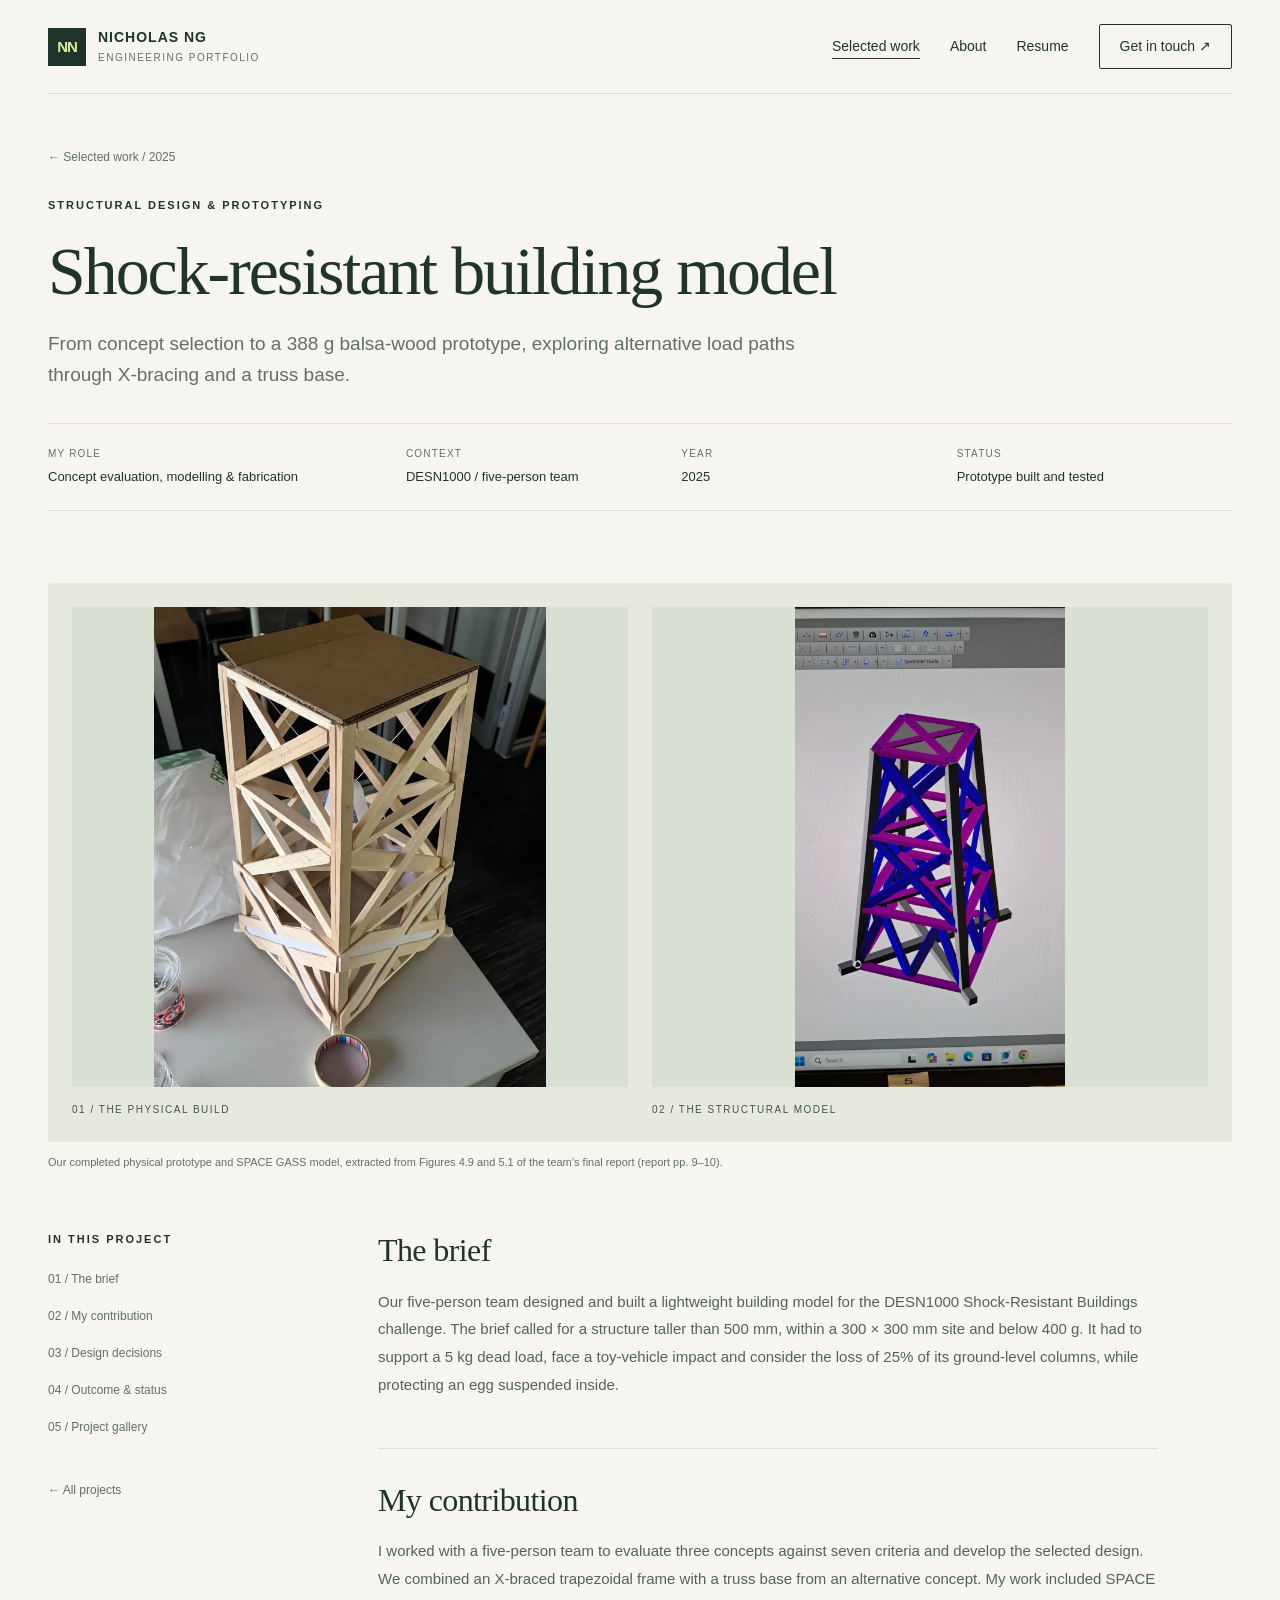
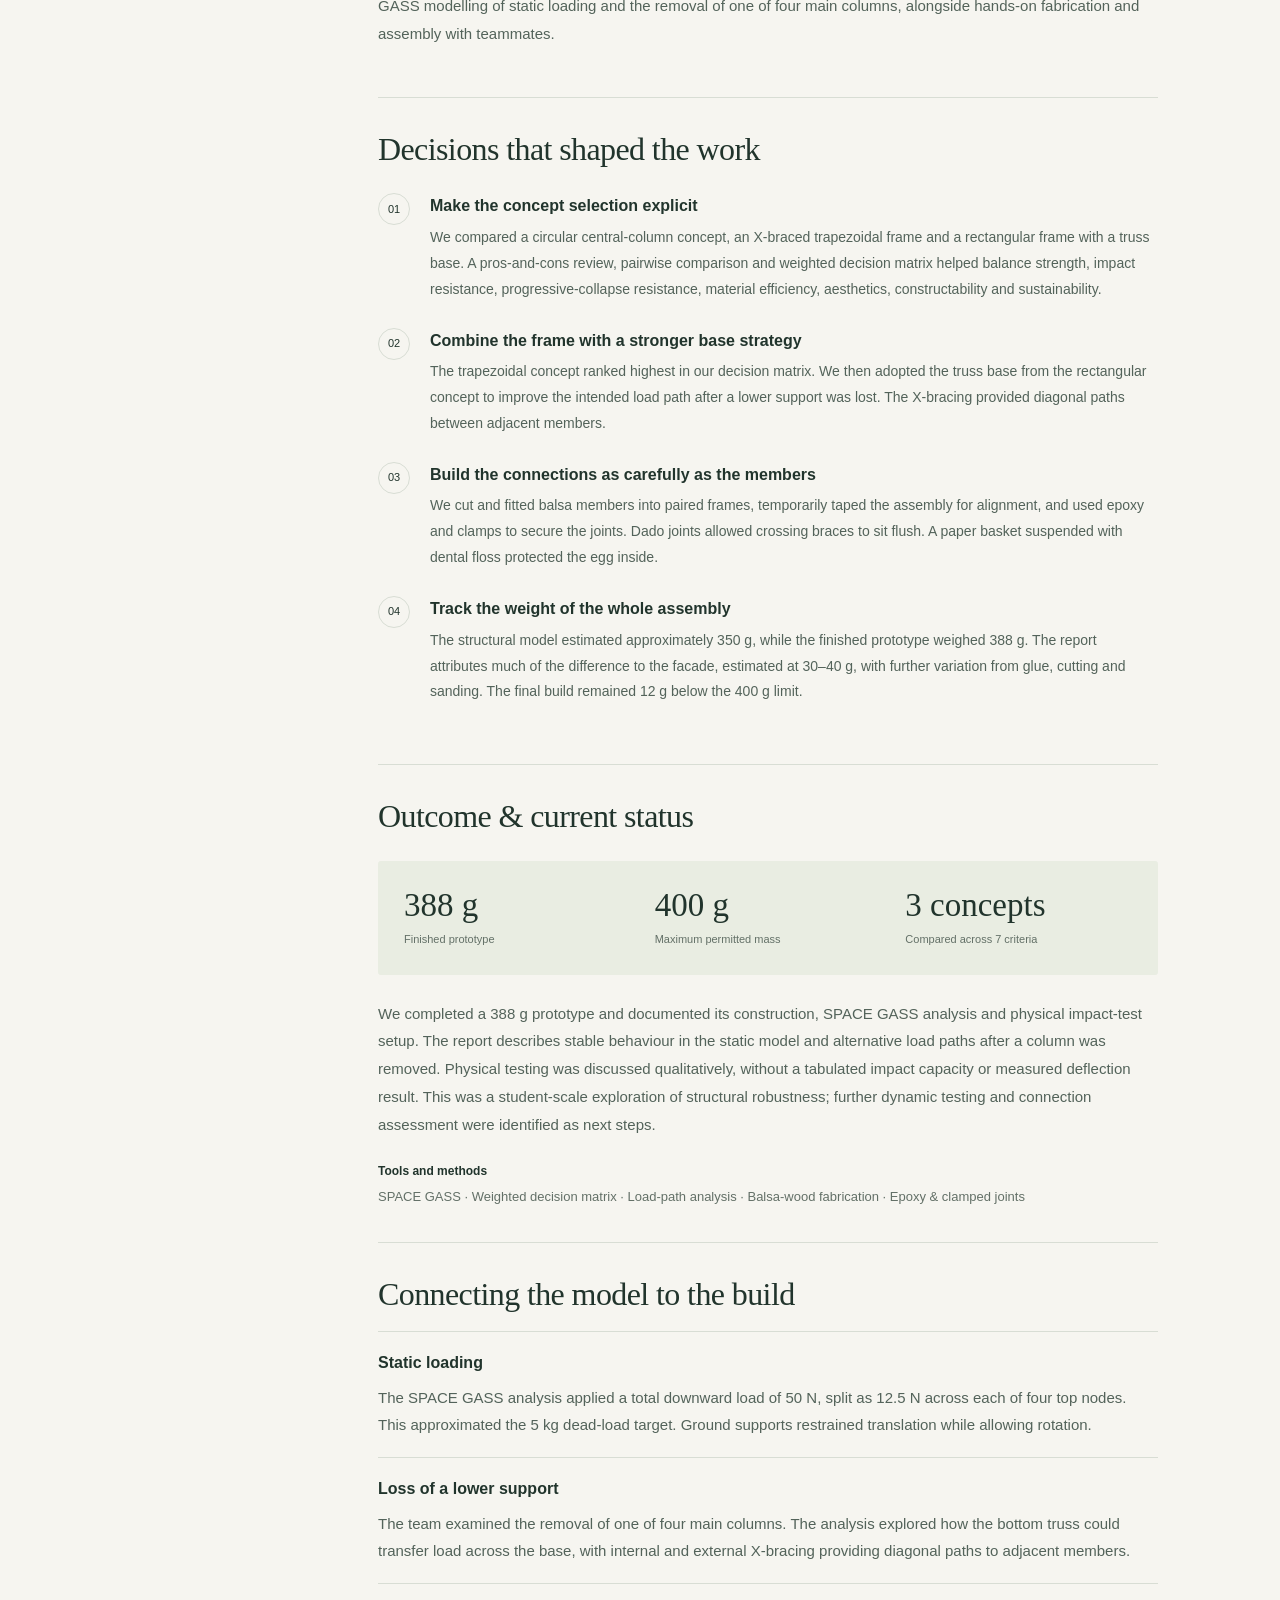
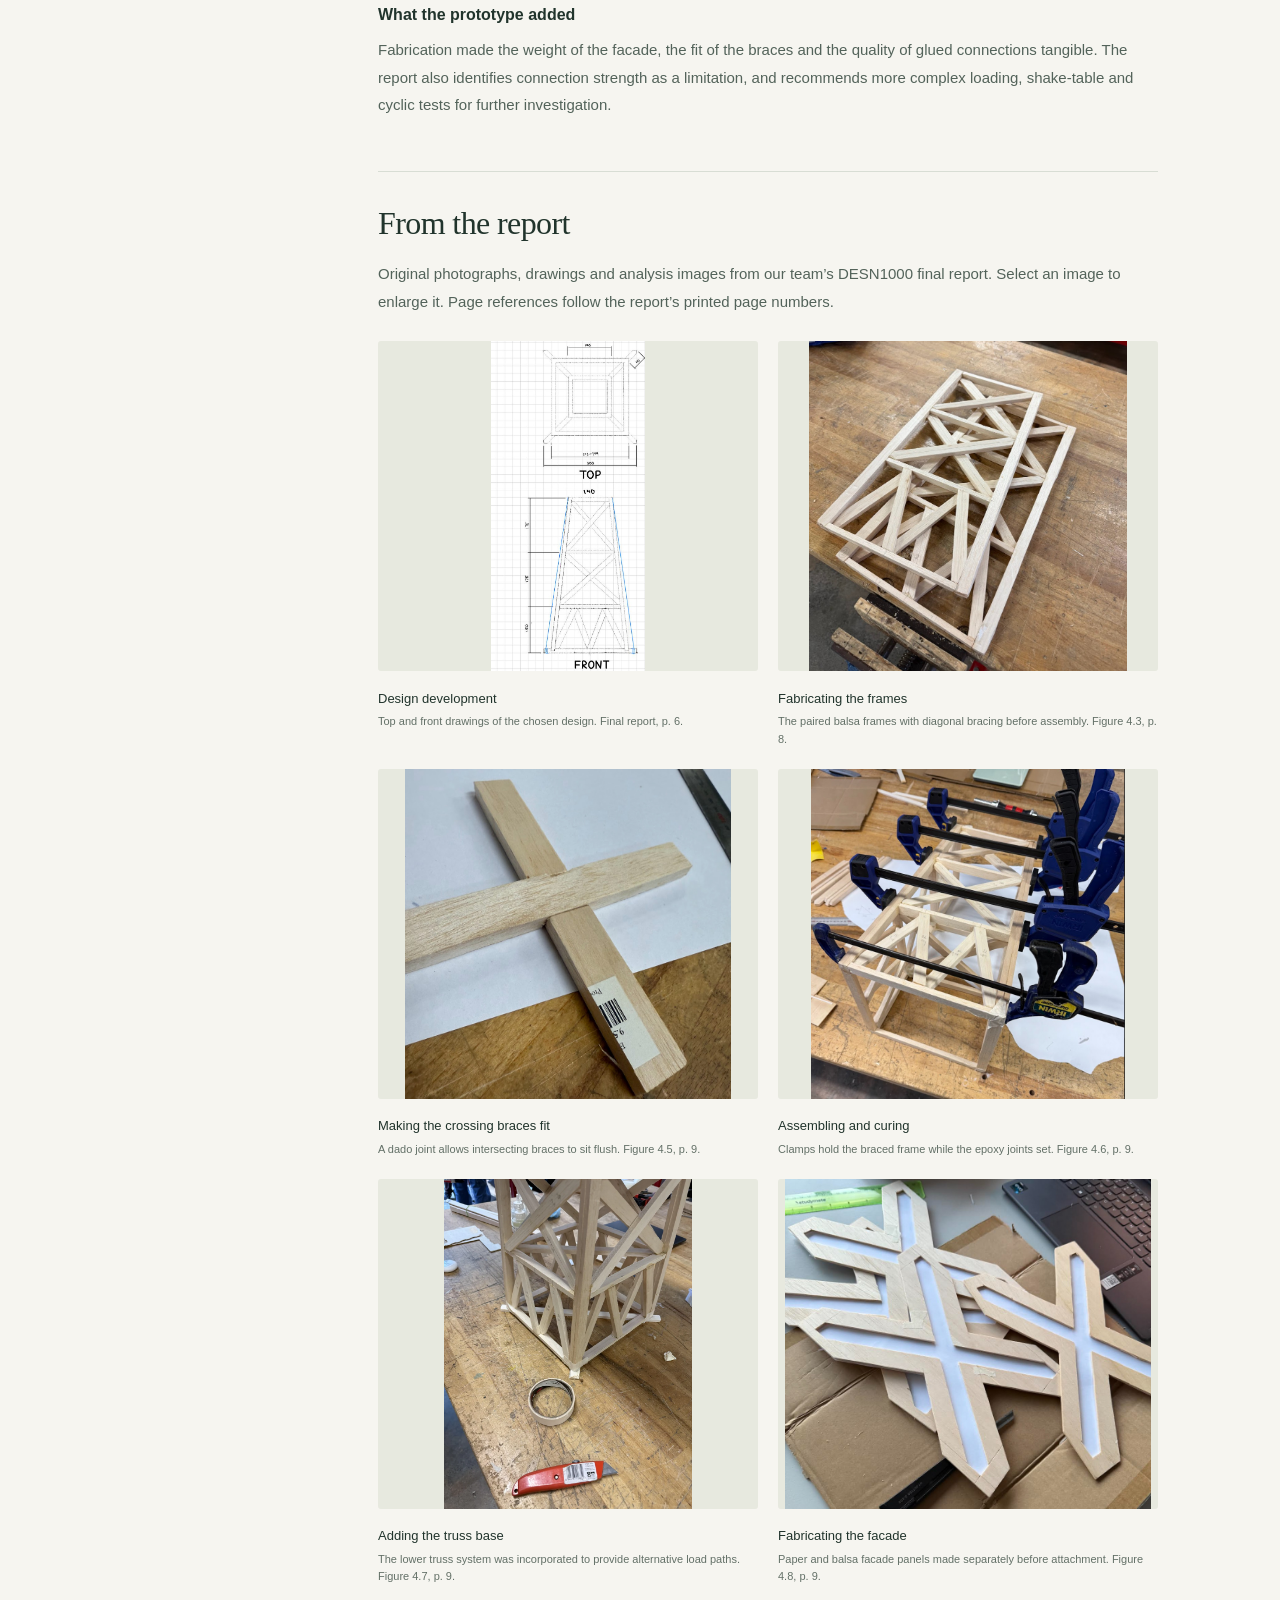
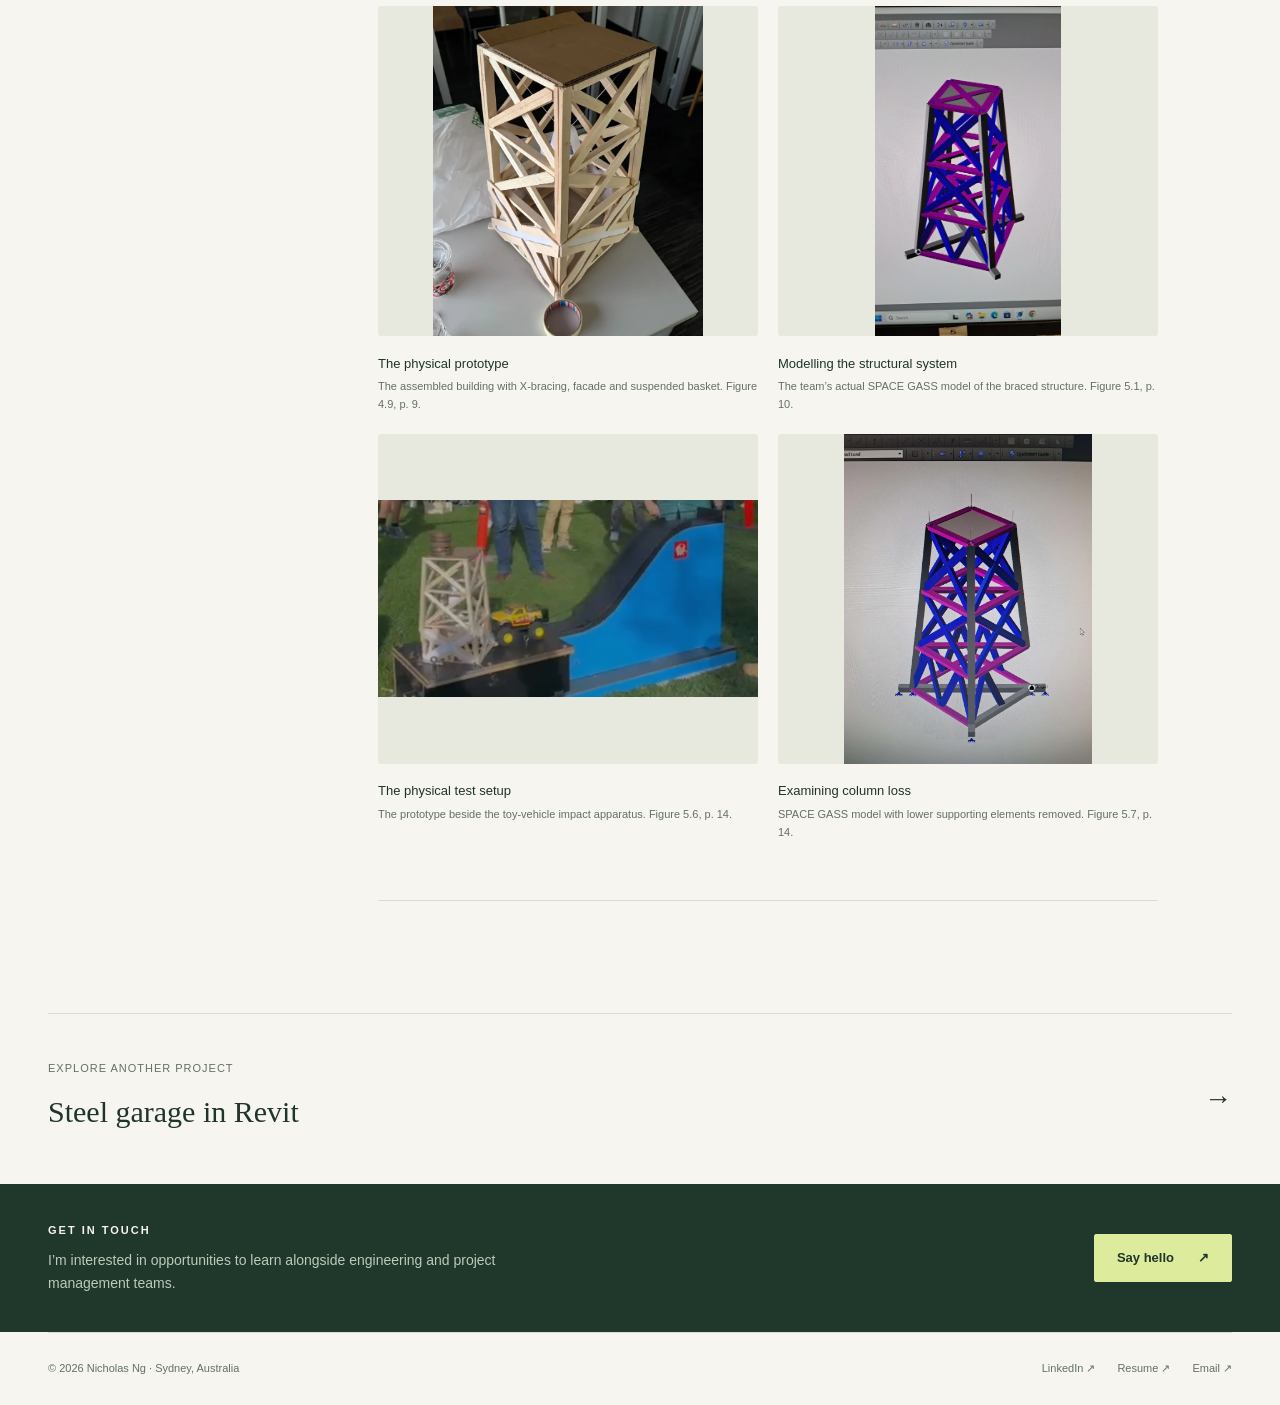
<file: projects/structural-model/index.html>
<!doctype html><html lang="en-AU"><head><meta charset="utf-8"><meta name="viewport" content="width=device-width,initial-scale=1"><title>Shock-resistant building model | Nicholas Ng</title><meta name="description" content="From concept selection to a 388 g balsa-wood prototype, exploring alternative load paths through X-bracing and a truss base."><meta name="theme-color" content="#21342c"><link rel="icon" type="image/svg+xml" href="/assets/favicon.svg"><link rel="stylesheet" href="/styles.css?v=20261109-performance"><script src="/site.js?v=20261109-performance" defer></script></head><body><a class="skip" href="#main">Skip to content</a><header class="wrap"><nav class="nav" aria-label="Main navigation"><a class="brand" href="/"><span class="brand-icon" aria-hidden="true">NN</span><span>NICHOLAS NG<small>ENGINEERING PORTFOLIO</small></span></a><button class="menu-toggle" aria-label="Toggle navigation" aria-expanded="false" aria-controls="navigation-links">Menu</button><div class="nav-links" id="navigation-links"><a href="/#work" aria-current="page">Selected work</a><a href="/about/" >About</a><a href="/resume/" >Resume</a><a class="nav-contact" href="mailto:nicholas.ngwork@outlook.com?subject=Portfolio%20enquiry" data-contact-open aria-haspopup="dialog" aria-controls="contact-dialog">Get in touch ↗</a></div></nav></header><main id="main"><div class="wrap"><header class="page-intro"><div class="breadcrumb"><a href="/#work">← Selected work</a> / 2025</div><div class="eyebrow">Structural design & prototyping </div><h1>Shock-resistant building model</h1><p class="lede">From concept selection to a 388 g balsa-wood prototype, exploring alternative load paths through X-bracing and a truss base.</p><dl class="project-facts"><div><dt>My role</dt><dd>Concept evaluation, modelling & fabrication</dd></div><div><dt>Context</dt><dd>DESN1000 / five-person team</dd></div><div><dt>Year</dt><dd>2025</dd></div><div><dt>Status</dt><dd>Prototype built and tested</dd></div></dl></header><div class="project-visual building-hero"><figure><button data-image="/assets/building-prototype.jpg" data-caption="Completed physical prototype. Figure 4.9, final report p. 9." aria-label="Enlarge the completed building prototype"><img src="/assets/building-prototype-preview.webp" width="756" height="925" alt="Completed balsa-wood prototype with bracing and suspended basket"></button><figcaption>01 / THE PHYSICAL BUILD</figcaption></figure><figure><button data-image="/assets/building-spacegass.jpg" data-caption="SPACE GASS model. Figure 5.1, final report p. 10." aria-label="Enlarge the SPACE GASS model"><img src="/assets/building-spacegass-preview.webp" width="900" height="1601" alt="Actual SPACE GASS model used to analyse the braced frame"></button><figcaption>02 / THE STRUCTURAL MODEL</figcaption></figure></div><p class="caption">Our completed physical prototype and SPACE GASS model, extracted from Figures 4.9 and 5.1 of the team’s final report (report pp. 9–10).</p><div class="case-body"><aside class="case-aside"><div class="eyebrow">IN THIS PROJECT</div><a href="#overview">01 / The brief</a><a href="#contribution">02 / My contribution</a><a href="#decisions">03 / Design decisions</a><a href="#outcome">04 / Outcome & status</a><a href="#gallery">05 / Project gallery</a><a href="/#work" style="margin-top:25px">← All projects</a></aside><div class="case-content"><section class="case-section" id="overview"><h2>The brief</h2><p>Our five-person team designed and built a lightweight building model for the DESN1000 Shock-Resistant Buildings challenge. The brief called for a structure taller than 500 mm, within a 300 × 300 mm site and below 400 g. It had to support a 5 kg dead load, face a toy-vehicle impact and consider the loss of 25% of its ground-level columns, while protecting an egg suspended inside.</p></section><section class="case-section" id="contribution"><h2>My contribution</h2><p>I worked with a five-person team to evaluate three concepts against seven criteria and develop the selected design. We combined an X-braced trapezoidal frame with a truss base from an alternative concept. My work included SPACE GASS modelling of static loading and the removal of one of four main columns, alongside hands-on fabrication and assembly with teammates.</p></section><section class="case-section" id="decisions"><h2>Decisions that shaped the work</h2><div class="decision"><span>01</span><div><h3>Make the concept selection explicit</h3><p>We compared a circular central-column concept, an X-braced trapezoidal frame and a rectangular frame with a truss base. A pros-and-cons review, pairwise comparison and weighted decision matrix helped balance strength, impact resistance, progressive-collapse resistance, material efficiency, aesthetics, constructability and sustainability.</p></div></div><div class="decision"><span>02</span><div><h3>Combine the frame with a stronger base strategy</h3><p>The trapezoidal concept ranked highest in our decision matrix. We then adopted the truss base from the rectangular concept to improve the intended load path after a lower support was lost. The X-bracing provided diagonal paths between adjacent members.</p></div></div><div class="decision"><span>03</span><div><h3>Build the connections as carefully as the members</h3><p>We cut and fitted balsa members into paired frames, temporarily taped the assembly for alignment, and used epoxy and clamps to secure the joints. Dado joints allowed crossing braces to sit flush. A paper basket suspended with dental floss protected the egg inside.</p></div></div><div class="decision"><span>04</span><div><h3>Track the weight of the whole assembly</h3><p>The structural model estimated approximately 350 g, while the finished prototype weighed 388 g. The report attributes much of the difference to the facade, estimated at 30–40 g, with further variation from glue, cutting and sanding. The final build remained 12 g below the 400 g limit.</p></div></div></section><section class="case-section" id="outcome"><h2>Outcome & current status</h2><div class="stat-row"><div><strong>388 g</strong><span>Finished prototype</span></div><div><strong>400 g</strong><span>Maximum permitted mass</span></div><div><strong>3 concepts</strong><span>Compared across 7 criteria</span></div></div><p>We completed a 388 g prototype and documented its construction, SPACE GASS analysis and physical impact-test setup. The report describes stable behaviour in the static model and alternative load paths after a column was removed. Physical testing was discussed qualitatively, without a tabulated impact capacity or measured deflection result. This was a student-scale exploration of structural robustness; further dynamic testing and connection assessment were identified as next steps.</p><p class="project-methods"><strong>Tools and methods</strong> SPACE GASS · Weighted decision matrix · Load-path analysis · Balsa-wood fabrication · Epoxy &amp; clamped joints</p></section><section class="case-section" id="analysis"><h2>Connecting the model to the build</h2><div class="analysis-note"><h3>Static loading</h3><p>The SPACE GASS analysis applied a total downward load of 50 N, split as 12.5 N across each of four top nodes. This approximated the 5 kg dead-load target. Ground supports restrained translation while allowing rotation.</p></div><div class="analysis-note"><h3>Loss of a lower support</h3><p>The team examined the removal of one of four main columns. The analysis explored how the bottom truss could transfer load across the base, with internal and external X-bracing providing diagonal paths to adjacent members.</p></div><div class="analysis-note"><h3>What the prototype added</h3><p>Fabrication made the weight of the facade, the fit of the braces and the quality of glued connections tangible. The report also identifies connection strength as a limitation, and recommends more complex loading, shake-table and cyclic tests for further investigation.</p></div></section><section class="case-section" id="gallery"><h2>From the report</h2><p>Original photographs, drawings and analysis images from our team’s DESN1000 final report. Select an image to enlarge it. Page references follow the report’s printed page numbers.</p><div class="gallery building-gallery"><figure><button data-image="/assets/building-design-drawing.jpg" data-caption="Top and front drawings of the chosen design. Final report, p. 6." aria-label="Enlarge: Design development"><img src="/assets/building-design-drawing.jpg" alt="Top and front drawings of the chosen design. Final report, p. 6." loading="lazy"></button><figcaption><strong>Design development</strong>Top and front drawings of the chosen design. Final report, p. 6.</figcaption></figure><figure><button data-image="/assets/building-frame-assembly.jpg" data-caption="The paired balsa frames with diagonal bracing before assembly. Figure 4.3, p. 8." aria-label="Enlarge: Fabricating the frames"><img src="/assets/building-frame-assembly.jpg" alt="The paired balsa frames with diagonal bracing before assembly. Figure 4.3, p. 8." loading="lazy"></button><figcaption><strong>Fabricating the frames</strong>The paired balsa frames with diagonal bracing before assembly. Figure 4.3, p. 8.</figcaption></figure><figure><button data-image="/assets/building-joint.jpg" data-caption="A dado joint allows intersecting braces to sit flush. Figure 4.5, p. 9." aria-label="Enlarge: Making the crossing braces fit"><img src="/assets/building-joint.jpg" alt="A dado joint allows intersecting braces to sit flush. Figure 4.5, p. 9." loading="lazy"></button><figcaption><strong>Making the crossing braces fit</strong>A dado joint allows intersecting braces to sit flush. Figure 4.5, p. 9.</figcaption></figure><figure><button data-image="/assets/building-clamping.jpg" data-caption="Clamps hold the braced frame while the epoxy joints set. Figure 4.6, p. 9." aria-label="Enlarge: Assembling and curing"><img src="/assets/building-clamping.jpg" alt="Clamps hold the braced frame while the epoxy joints set. Figure 4.6, p. 9." loading="lazy"></button><figcaption><strong>Assembling and curing</strong>Clamps hold the braced frame while the epoxy joints set. Figure 4.6, p. 9.</figcaption></figure><figure><button data-image="/assets/building-truss-base.jpg" data-caption="The lower truss system was incorporated to provide alternative load paths. Figure 4.7, p. 9." aria-label="Enlarge: Adding the truss base"><img src="/assets/building-truss-base-preview.webp" width="850" height="1133" alt="The lower truss system was incorporated to provide alternative load paths. Figure 4.7, p. 9." loading="lazy"></button><figcaption><strong>Adding the truss base</strong>The lower truss system was incorporated to provide alternative load paths. Figure 4.7, p. 9.</figcaption></figure><figure><button data-image="/assets/building-facade.jpg" data-caption="Paper and balsa facade panels made separately before attachment. Figure 4.8, p. 9." aria-label="Enlarge: Fabricating the facade"><img src="/assets/building-facade.jpg" alt="Paper and balsa facade panels made separately before attachment. Figure 4.8, p. 9." loading="lazy"></button><figcaption><strong>Fabricating the facade</strong>Paper and balsa facade panels made separately before attachment. Figure 4.8, p. 9.</figcaption></figure><figure><button data-image="/assets/building-prototype.jpg" data-caption="The assembled building with X-bracing, facade and suspended basket. Figure 4.9, p. 9." aria-label="Enlarge: The physical prototype"><img src="/assets/building-prototype-preview.webp" width="756" height="925" alt="The assembled building with X-bracing, facade and suspended basket. Figure 4.9, p. 9." loading="lazy"></button><figcaption><strong>The physical prototype</strong>The assembled building with X-bracing, facade and suspended basket. Figure 4.9, p. 9.</figcaption></figure><figure><button data-image="/assets/building-spacegass.jpg" data-caption="The team’s actual SPACE GASS model of the braced structure. Figure 5.1, p. 10." aria-label="Enlarge: Modelling the structural system"><img src="/assets/building-spacegass-preview.webp" width="900" height="1601" alt="The team’s actual SPACE GASS model of the braced structure. Figure 5.1, p. 10." loading="lazy"></button><figcaption><strong>Modelling the structural system</strong>The team’s actual SPACE GASS model of the braced structure. Figure 5.1, p. 10.</figcaption></figure><figure><button data-image="/assets/building-impact-test.jpg" data-caption="The prototype beside the toy-vehicle impact apparatus. Figure 5.6, p. 14." aria-label="Enlarge: The physical test setup"><img src="/assets/building-impact-test.jpg" alt="The prototype beside the toy-vehicle impact apparatus. Figure 5.6, p. 14." loading="lazy"></button><figcaption><strong>The physical test setup</strong>The prototype beside the toy-vehicle impact apparatus. Figure 5.6, p. 14.</figcaption></figure><figure><button data-image="/assets/building-column-removal.jpg" data-caption="SPACE GASS model with lower supporting elements removed. Figure 5.7, p. 14." aria-label="Enlarge: Examining column loss"><img src="/assets/building-column-removal-preview.webp" width="850" height="1133" alt="SPACE GASS model with lower supporting elements removed. Figure 5.7, p. 14." loading="lazy"></button><figcaption><strong>Examining column loss</strong>SPACE GASS model with lower supporting elements removed. Figure 5.7, p. 14.</figcaption></figure></div></section><dialog class="modal" id="image-viewer" aria-label="Project image viewer"><div class="modal-bar"><span class="modal-caption"></span><button class="modal-close" type="button" aria-label="Close image viewer">Close ×</button></div><img alt=""></dialog></div></div><div class="next-project"><a href="/projects/steel-garage/"><span>Explore another project</span><h2>Steel garage in Revit</h2></a><a href="/projects/steel-garage/" aria-label="Next project: Steel garage in Revit">→</a></div></div></main><section class="contact-band" id="contact"><div class="wrap contact-inner"><div><div class="eyebrow">GET IN TOUCH</div><p>I’m interested in opportunities to learn alongside engineering and project management teams.</p></div><a class="button" href="mailto:nicholas.ngwork@outlook.com?subject=Portfolio%20enquiry" data-contact-open aria-haspopup="dialog" aria-controls="contact-dialog">Say hello <span aria-hidden="true">↗</span></a></div></section><footer class="wrap footer"><span>© 2026 Nicholas Ng · Sydney, Australia</span><div class="footer-links"><a href="https://www.linkedin.com/in/nicholasng39a" target="_blank" rel="noopener noreferrer">LinkedIn ↗</a><a href="/resume/">Resume ↗</a><a href="mailto:nicholas.ngwork@outlook.com?subject=Portfolio%20enquiry" data-contact-open aria-haspopup="dialog" aria-controls="contact-dialog">Email ↗</a></div></footer><dialog class="contact-dialog" id="contact-dialog" aria-labelledby="contact-dialog-title"><div class="contact-dialog-top"><h2 id="contact-dialog-title">Email Nicholas</h2><button class="contact-close" type="button" aria-label="Close contact options">Close ×</button></div><p>Choose where to write your email.</p><div class="contact-email-row"><input id="contact-email" type="text" value="nicholas.ngwork@outlook.com" readonly aria-label="Nicholas’s email address"><button type="button" class="button" data-copy-email>Copy email</button></div><div class="contact-provider-links"><a class="button primary" href="https://outlook.live.com/mail/0/deeplink/compose?to=nicholas.ngwork%40outlook.com&amp;subject=Portfolio%20enquiry" target="_blank" rel="noopener noreferrer">Open Outlook ↗</a><a class="button" href="https://mail.google.com/mail/?view=cm&amp;fs=1&amp;to=nicholas.ngwork%40outlook.com&amp;su=Portfolio%20enquiry" target="_blank" rel="noopener noreferrer">Open Gmail ↗</a></div><a class="contact-default-mail" href="mailto:nicholas.ngwork@outlook.com?subject=Portfolio%20enquiry">Use my default email app ↗</a><p class="contact-copy-status" role="status" aria-live="polite"></p></dialog></body></html>
</file>
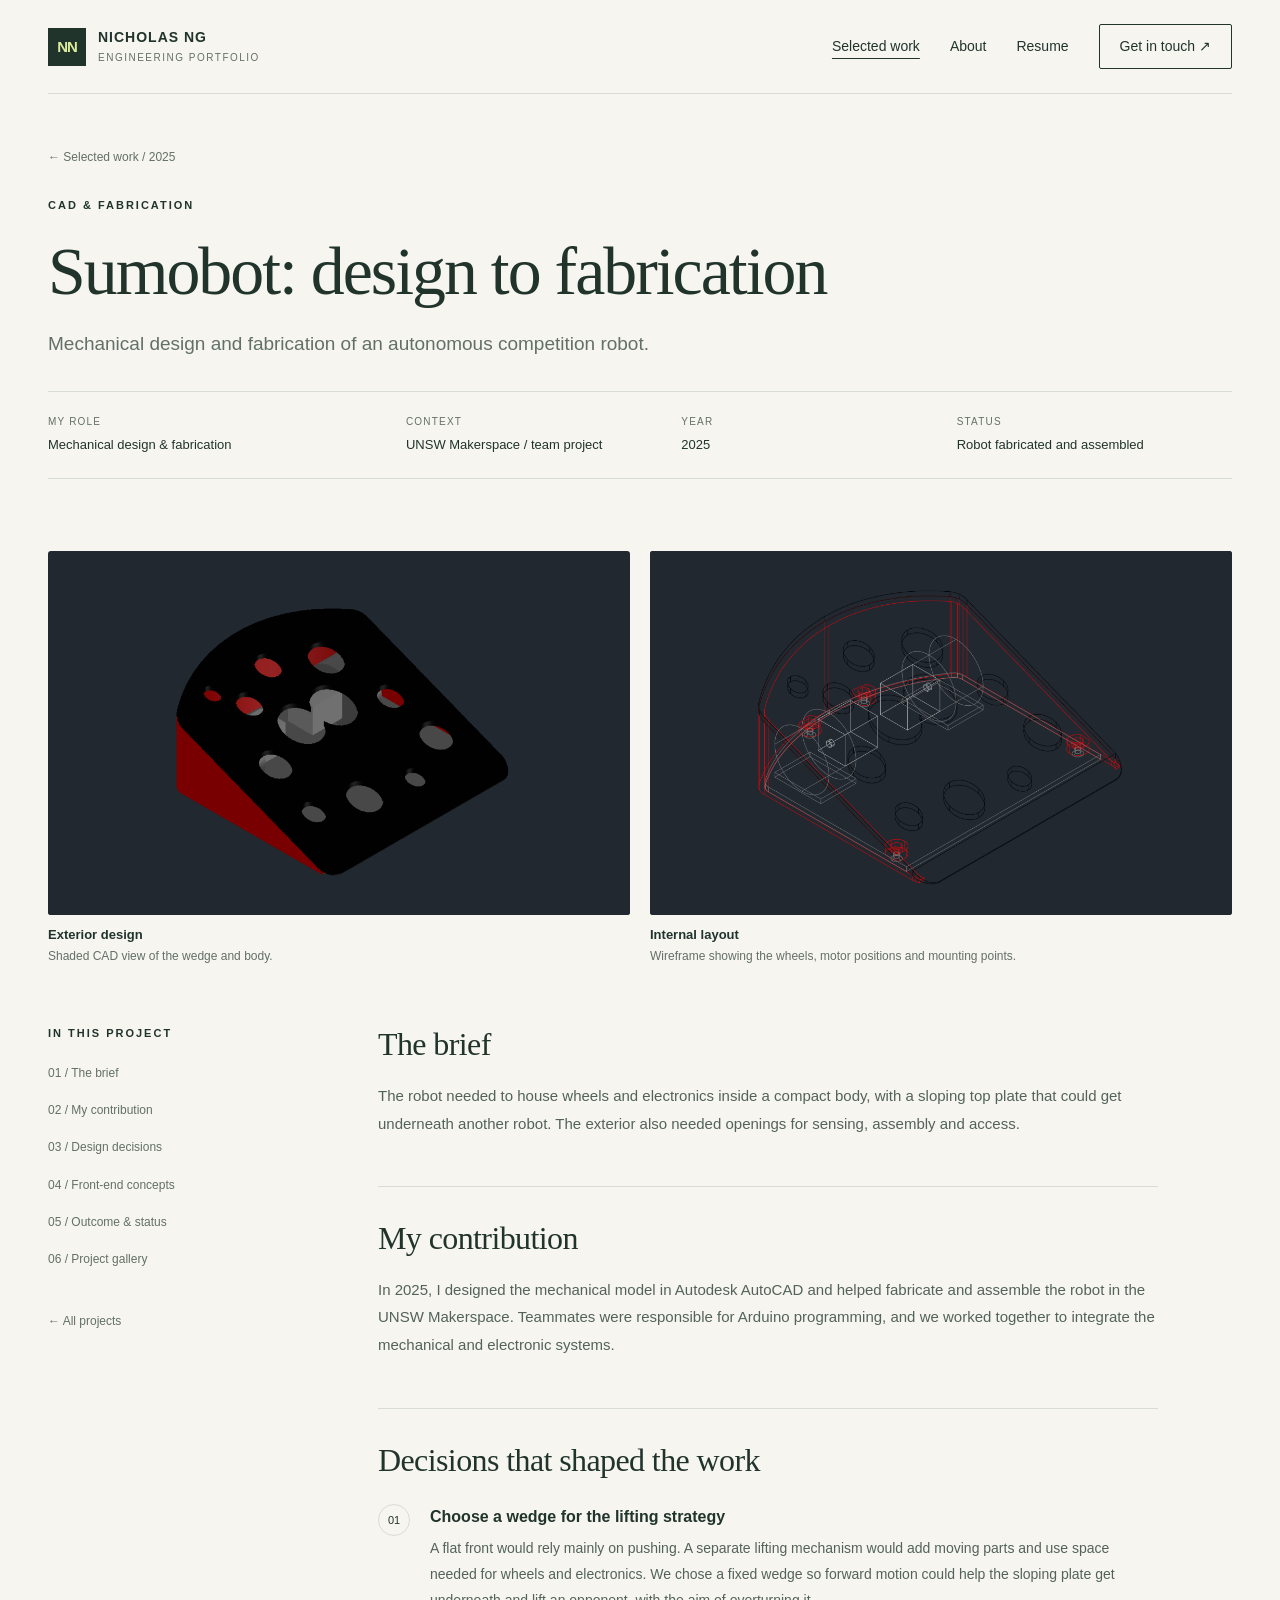
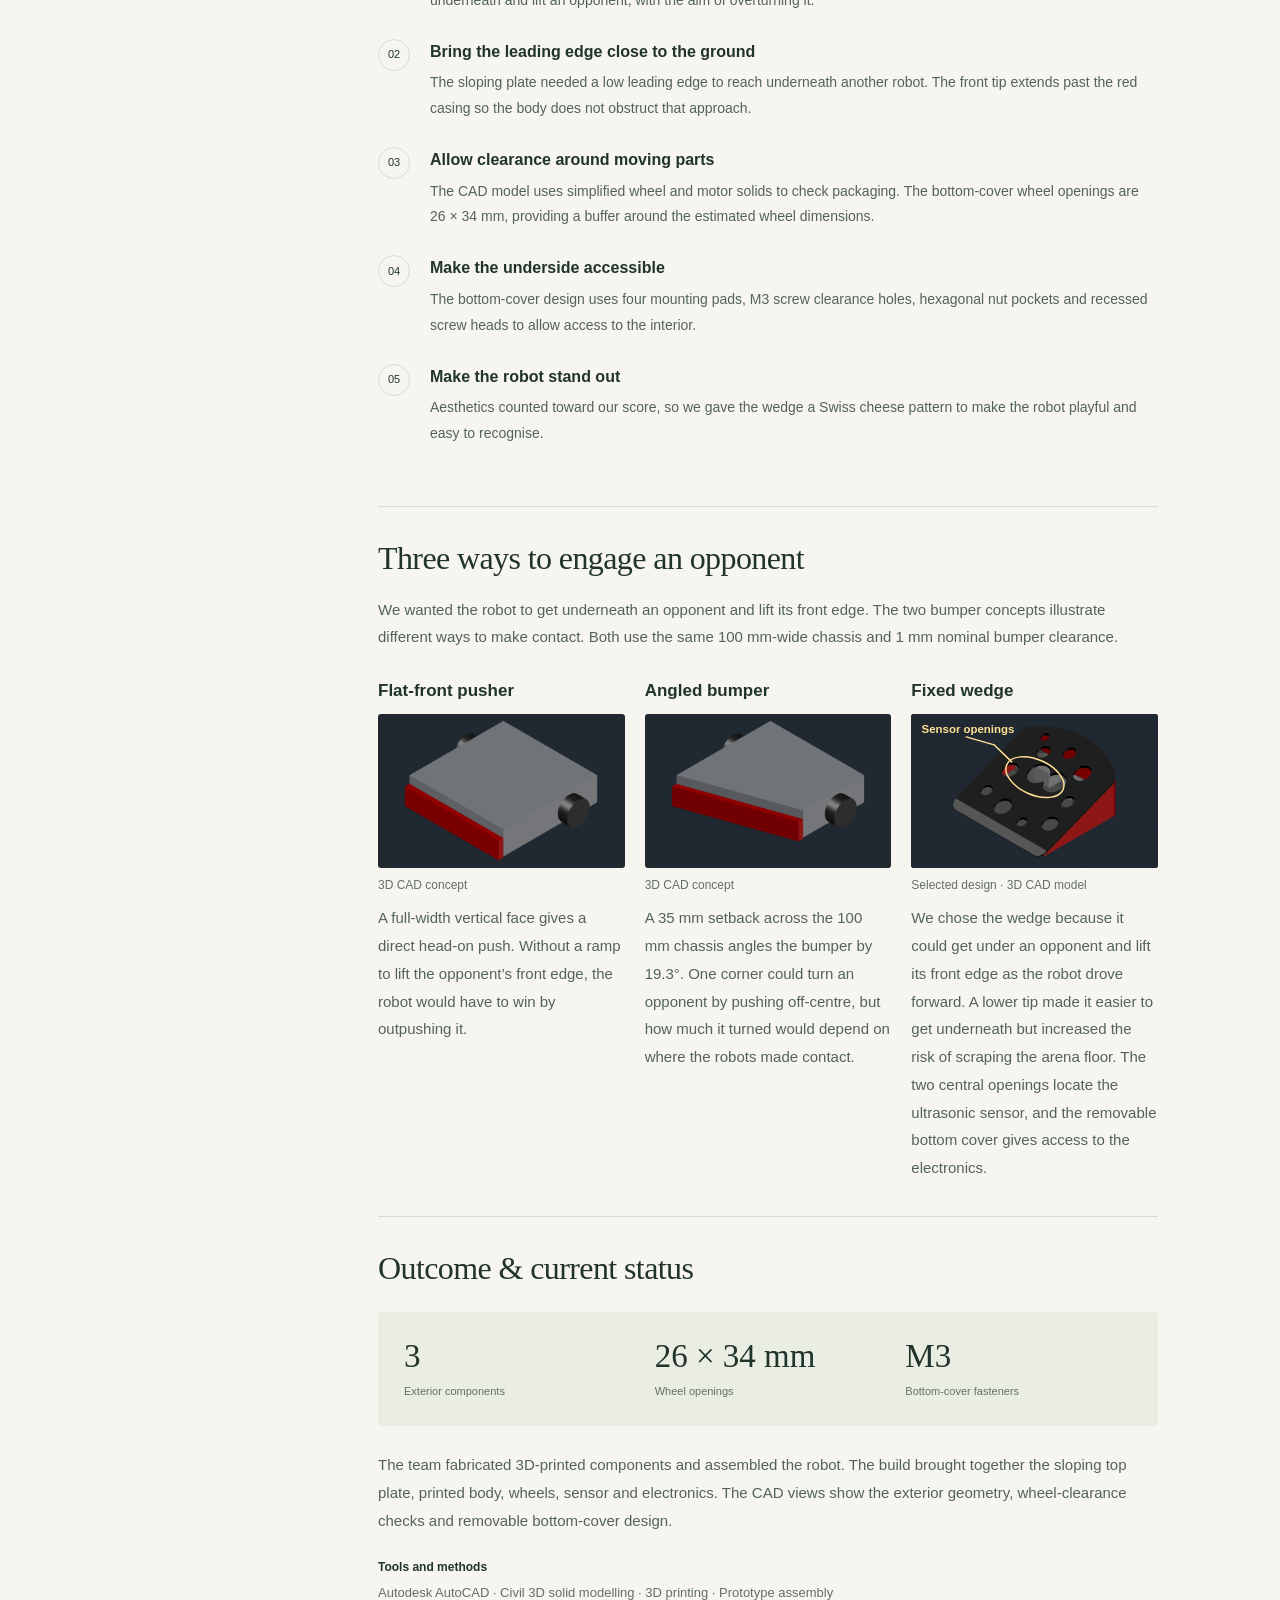
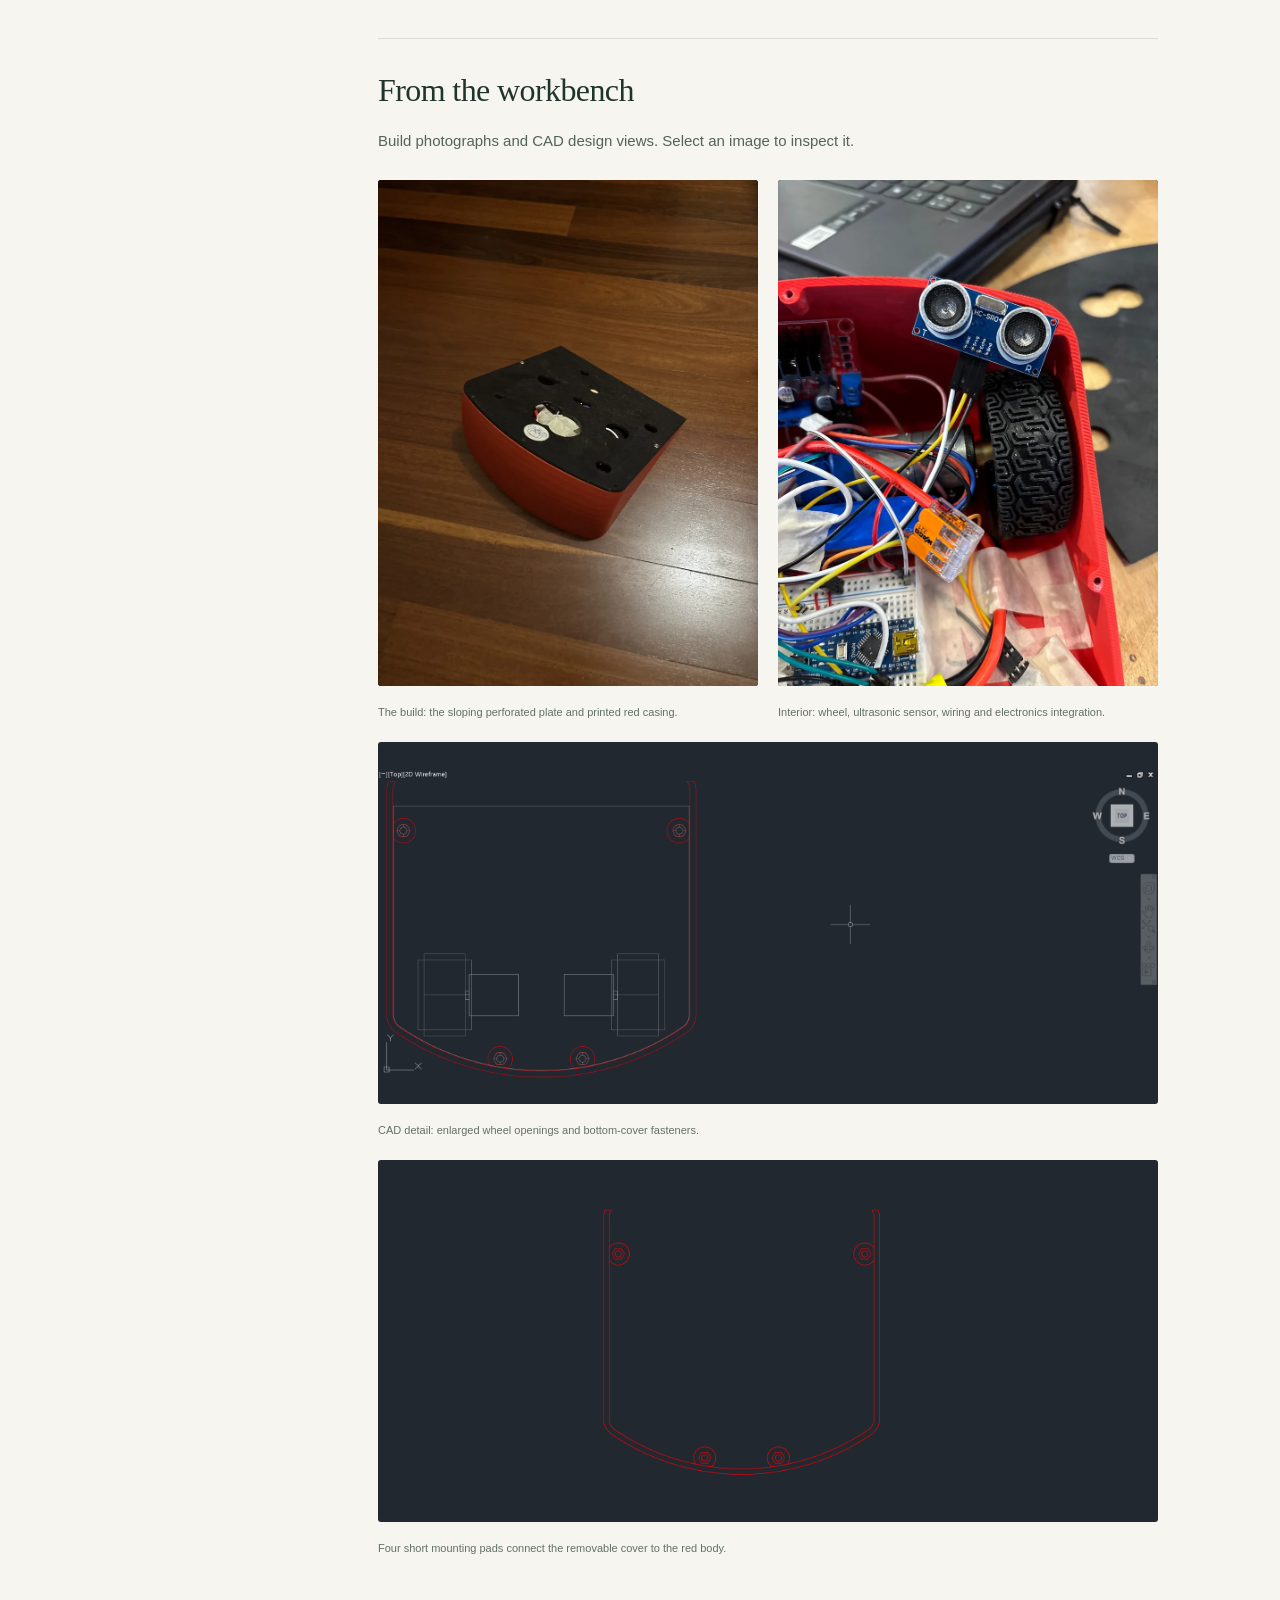
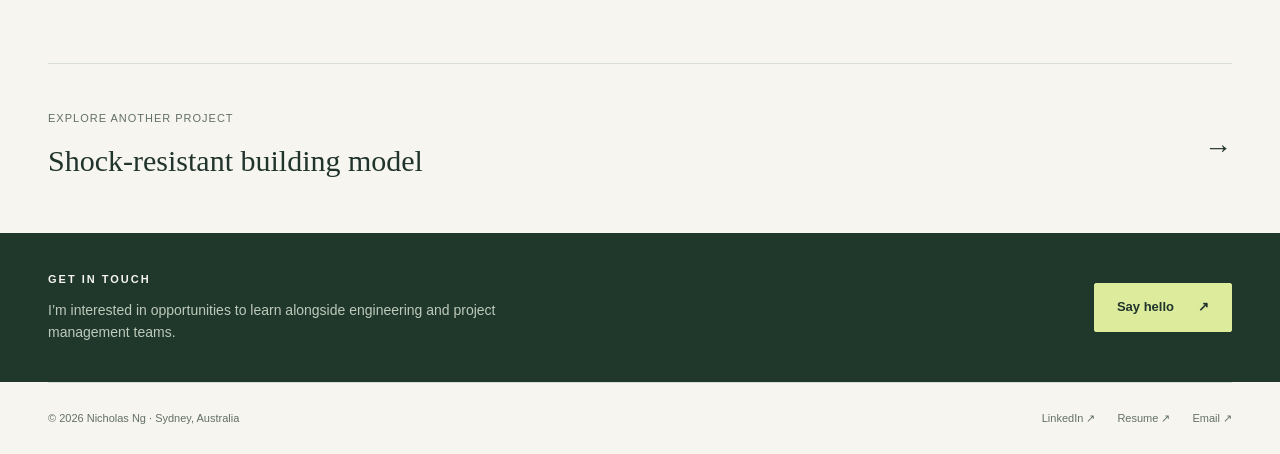
<file: projects/sumobot/index.html>
<!doctype html><html lang="en-AU"><head><meta charset="utf-8"><meta name="viewport" content="width=device-width,initial-scale=1"><title>Sumobot: design to fabrication | Nicholas Ng</title><meta name="description" content="Mechanical design and fabrication of an autonomous competition robot."><meta name="theme-color" content="#21342c"><link rel="icon" type="image/svg+xml" href="/assets/favicon.svg"><link rel="stylesheet" href="/styles.css?v=20261109-performance"><script src="/site.js?v=20261109-performance" defer></script></head><body><a class="skip" href="#main">Skip to content</a><header class="wrap"><nav class="nav" aria-label="Main navigation"><a class="brand" href="/"><span class="brand-icon" aria-hidden="true">NN</span><span>NICHOLAS NG<small>ENGINEERING PORTFOLIO</small></span></a><button class="menu-toggle" aria-label="Toggle navigation" aria-expanded="false" aria-controls="navigation-links">Menu</button><div class="nav-links" id="navigation-links"><a href="/#work" aria-current="page">Selected work</a><a href="/about/" >About</a><a href="/resume/" >Resume</a><a class="nav-contact" href="mailto:nicholas.ngwork@outlook.com?subject=Portfolio%20enquiry" data-contact-open aria-haspopup="dialog" aria-controls="contact-dialog">Get in touch ↗</a></div></nav></header><main id="main"><div class="wrap"><header class="page-intro"><div class="breadcrumb"><a href="/#work">← Selected work</a> / 2025</div><div class="eyebrow">CAD & fabrication </div><h1>Sumobot: design to fabrication</h1><p class="lede">Mechanical design and fabrication of an autonomous competition robot.</p><dl class="project-facts"><div><dt>My role</dt><dd>Mechanical design & fabrication</dd></div><div><dt>Context</dt><dd>UNSW Makerspace / team project</dd></div><div><dt>Year</dt><dd>2025</dd></div><div><dt>Status</dt><dd>Robot fabricated and assembled</dd></div></dl></header><div class="sumobot-views" role="group" aria-label="Sumobot exterior and internal CAD views">
  <figure>
    <button class="sumobot-view sumobot-view-exterior" type="button" data-image="/assets/sumobot-cad.png" data-caption="Shaded CAD view of the Sumobot exterior and perforated wedge." aria-label="Enlarge exterior design"><img src="/assets/sumobot-cad.png" width="2048" height="816" alt="Shaded red and black Sumobot with a low, perforated wedge"></button>
    <figcaption><strong>Exterior design</strong><span>Shaded CAD view of the wedge and body.</span></figcaption>
  </figure>
  <figure>
    <button class="sumobot-view sumobot-view-wireframe" type="button" data-image="/assets/sumobot-wireframe.webp" data-caption="Wireframe CAD view showing the wheels, motor positions and mounting points." aria-label="Enlarge internal layout"><img src="/assets/sumobot-wireframe.webp" width="2048" height="814" alt="Sumobot wireframe showing the wheels, motor positions and mounting points through the body"></button>
    <figcaption><strong>Internal layout</strong><span>Wireframe showing the wheels, motor positions and mounting points.</span></figcaption>
  </figure>
</div><div class="case-body"><aside class="case-aside"><div class="eyebrow">IN THIS PROJECT</div><a href="#overview">01 / The brief</a><a href="#contribution">02 / My contribution</a><a href="#decisions">03 / Design decisions</a><a href="#bumper-concepts">04 / Front-end concepts</a><a href="#outcome">05 / Outcome & status</a><a href="#gallery">06 / Project gallery</a><a href="/#work" style="margin-top:25px">← All projects</a></aside><div class="case-content"><section class="case-section" id="overview"><h2>The brief</h2><p>The robot needed to house wheels and electronics inside a compact body, with a sloping top plate that could get underneath another robot. The exterior also needed openings for sensing, assembly and access.</p></section><section class="case-section" id="contribution"><h2>My contribution</h2><p>In 2025, I designed the mechanical model in Autodesk AutoCAD and helped fabricate and assemble the robot in the UNSW Makerspace. Teammates were responsible for Arduino programming, and we worked together to integrate the mechanical and electronic systems.</p></section><section class="case-section" id="decisions"><h2>Decisions that shaped the work</h2><div class="decision"><span>01</span><div><h3>Choose a wedge for the lifting strategy</h3><p>A flat front would rely mainly on pushing. A separate lifting mechanism would add moving parts and use space needed for wheels and electronics. We chose a fixed wedge so forward motion could help the sloping plate get underneath and lift an opponent, with the aim of overturning it.</p></div></div><div class="decision"><span>02</span><div><h3>Bring the leading edge close to the ground</h3><p>The sloping plate needed a low leading edge to reach underneath another robot. The front tip extends past the red casing so the body does not obstruct that approach.</p></div></div><div class="decision"><span>03</span><div><h3>Allow clearance around moving parts</h3><p>The CAD model uses simplified wheel and motor solids to check packaging. The bottom-cover wheel openings are 26 × 34 mm, providing a buffer around the estimated wheel dimensions.</p></div></div><div class="decision"><span>04</span><div><h3>Make the underside accessible</h3><p>The bottom-cover design uses four mounting pads, M3 screw clearance holes, hexagonal nut pockets and recessed screw heads to allow access to the interior.</p></div></div><div class="decision"><span>05</span><div><h3>Make the robot stand out</h3><p>Aesthetics counted toward our score, so we gave the wedge a Swiss cheese pattern to make the robot playful and easy to recognise.</p></div></div></section>
<section class="case-section" id="bumper-concepts">
  <h2>Three ways to engage an opponent</h2>
  <p>We wanted the robot to get underneath an opponent and lift its front edge. The two bumper concepts illustrate different ways to make contact. Both use the same 100 mm-wide chassis and 1 mm nominal bumper clearance.</p>
  <div class="sumobot-views sumobot-concepts">
    <article class="sumobot-concept">
      <h3>Flat-front pusher</h3>
      <figure>
        <button class="sumobot-view sumobot-concept-view" type="button" data-image="/assets/sumobot-flat-front.webp" data-caption="Flat-front pusher · 3D CAD concept" aria-label="Enlarge the flat-front pusher CAD view">
          <img src="/assets/sumobot-flat-front.webp" width="2048" height="814" alt="Isometric CAD view of a rectangular Sumobot chassis with a straight red bumper" loading="lazy">
        </button>
        <figcaption>3D CAD concept</figcaption>
      </figure>
      <p>A full-width vertical face gives a direct head-on push. Without a ramp to lift the opponent’s front edge, the robot would have to win by outpushing it.</p>
    </article>
    <article class="sumobot-concept">
      <h3>Angled bumper</h3>
      <figure>
        <button class="sumobot-view sumobot-concept-view" type="button" data-image="/assets/sumobot-angled-bumper.webp" data-caption="Angled bumper · 3D CAD concept" aria-label="Enlarge the angled bumper CAD view">
          <img src="/assets/sumobot-angled-bumper.webp" width="2048" height="814" alt="Isometric CAD view of a Sumobot chassis with one end of the red bumper set back" loading="lazy">
        </button>
        <figcaption>3D CAD concept</figcaption>
      </figure>
      <p>A 35 mm setback across the 100 mm chassis angles the bumper by 19.3°. One corner could turn an opponent by pushing off-centre, but how much it turned would depend on where the robots made contact.</p>
    </article>
    <article class="sumobot-concept">
      <h3>Fixed wedge</h3>
      <figure>
        <button class="sumobot-view sumobot-concept-wedge" type="button" data-image="/assets/sumobot-fixed-wedge.webp" data-caption="Fixed wedge · Two central openings for the ultrasonic sensor" aria-label="Enlarge the fixed wedge CAD view">
          <img src="/assets/sumobot-fixed-wedge.webp" width="840" height="525" alt="Fixed wedge CAD view with the two central ultrasonic sensor openings highlighted" loading="lazy">
          <svg viewBox="0 0 840 525" aria-hidden="true" style="position:absolute;inset:0;width:100%;height:100%;pointer-events:none">
            <ellipse cx="422" cy="215" rx="105" ry="60" transform="rotate(24 422 215)" fill="none" stroke="#ffe195" stroke-width="5"/>
            <path d="M188 78 283 105 343 163" fill="none" stroke="#ffe195" stroke-width="5" stroke-linecap="round" stroke-linejoin="round"/>
            <text x="36" y="64" fill="#ffe195" font-family="Arial,sans-serif" font-size="39" font-weight="700">Sensor openings</text>
          </svg>
        </button>
        <figcaption>Selected design · 3D CAD model</figcaption>
      </figure>
      <p>We chose the wedge because it could get under an opponent and lift its front edge as the robot drove forward. A lower tip made it easier to get underneath but increased the risk of scraping the arena floor. The two central openings locate the ultrasonic sensor, and the removable bottom cover gives access to the electronics.</p>
    </article>
  </div>
</section>
<section class="case-section" id="outcome"><h2>Outcome & current status</h2><div class="stat-row"><div><strong>3</strong><span>Exterior components</span></div><div><strong>26 × 34 mm</strong><span>Wheel openings</span></div><div><strong>M3</strong><span>Bottom-cover fasteners</span></div></div><p>The team fabricated 3D-printed components and assembled the robot. The build brought together the sloping top plate, printed body, wheels, sensor and electronics. The CAD views show the exterior geometry, wheel-clearance checks and removable bottom-cover design.</p><p class="project-methods"><strong>Tools and methods</strong> Autodesk AutoCAD · Civil 3D solid modelling · 3D printing · Prototype assembly</p></section><section class="case-section" id="gallery"><h2>From the workbench</h2><p>Build photographs and CAD design views. Select an image to inspect it.</p><div class="gallery"><figure><button class="photo" data-image="/assets/sumobot-original.png" data-caption="2025 robot exterior" aria-label="Enlarge photo of the robot"><img src="/assets/sumobot-original-preview.webp" width="850" height="1133" alt="Photograph of the black and red Sumobot build" loading="lazy"></button><figcaption>The build: the sloping perforated plate and printed red casing.</figcaption></figure><figure><button class="photo" data-image="/assets/sumobot-interior.png" data-caption="Robot interior and electronics" aria-label="Enlarge photo of the robot interior"><img src="/assets/sumobot-interior-preview.webp" width="850" height="1133" alt="Robot interior showing the wheel, ultrasonic sensor, wiring and electronics" loading="lazy"></button><figcaption>Interior: wheel, ultrasonic sensor, wiring and electronics integration.</figcaption></figure><figure class="wide"><button data-image="/assets/sumobot-base.png" data-caption="Bottom cover and wheel clearance" aria-label="Enlarge CAD view of the bottom cover"><img src="/assets/sumobot-base.png" alt="CAD top view of the bottom cover with enlarged wheel openings and four screw locations" loading="lazy"></button><figcaption>CAD detail: enlarged wheel openings and bottom-cover fasteners.</figcaption></figure><figure class="wide"><button data-image="/assets/sumobot-mounts.png" data-caption="Bottom-cover mounting pads and nut pockets" aria-label="Enlarge CAD view of the mounting pads"><img src="/assets/sumobot-mounts.png" alt="CAD view showing four mounting pads with hexagonal nut pockets and round clearance holes" loading="lazy"></button><figcaption>Four short mounting pads connect the removable cover to the red body.</figcaption></figure></div><dialog class="modal" id="image-viewer" aria-label="Project image viewer"><div class="modal-bar"><span class="modal-caption"></span><button class="modal-close" type="button" aria-label="Close image viewer">Close ×</button></div><img alt=""></dialog></section></div></div><div class="next-project"><a href="/projects/structural-model/"><span>Explore another project</span><h2>Shock-resistant building model</h2></a><a href="/projects/structural-model/" aria-label="Next project: Shock-resistant building model">→</a></div></div></main><section class="contact-band" id="contact"><div class="wrap contact-inner"><div><div class="eyebrow">GET IN TOUCH</div><p>I’m interested in opportunities to learn alongside engineering and project management teams.</p></div><a class="button" href="mailto:nicholas.ngwork@outlook.com?subject=Portfolio%20enquiry" data-contact-open aria-haspopup="dialog" aria-controls="contact-dialog">Say hello <span aria-hidden="true">↗</span></a></div></section><footer class="wrap footer"><span>© 2026 Nicholas Ng · Sydney, Australia</span><div class="footer-links"><a href="https://www.linkedin.com/in/nicholasng39a" target="_blank" rel="noopener noreferrer">LinkedIn ↗</a><a href="/resume/">Resume ↗</a><a href="mailto:nicholas.ngwork@outlook.com?subject=Portfolio%20enquiry" data-contact-open aria-haspopup="dialog" aria-controls="contact-dialog">Email ↗</a></div></footer><dialog class="contact-dialog" id="contact-dialog" aria-labelledby="contact-dialog-title"><div class="contact-dialog-top"><h2 id="contact-dialog-title">Email Nicholas</h2><button class="contact-close" type="button" aria-label="Close contact options">Close ×</button></div><p>Choose where to write your email.</p><div class="contact-email-row"><input id="contact-email" type="text" value="nicholas.ngwork@outlook.com" readonly aria-label="Nicholas’s email address"><button type="button" class="button" data-copy-email>Copy email</button></div><div class="contact-provider-links"><a class="button primary" href="https://outlook.live.com/mail/0/deeplink/compose?to=nicholas.ngwork%40outlook.com&amp;subject=Portfolio%20enquiry" target="_blank" rel="noopener noreferrer">Open Outlook ↗</a><a class="button" href="https://mail.google.com/mail/?view=cm&amp;fs=1&amp;to=nicholas.ngwork%40outlook.com&amp;su=Portfolio%20enquiry" target="_blank" rel="noopener noreferrer">Open Gmail ↗</a></div><a class="contact-default-mail" href="mailto:nicholas.ngwork@outlook.com?subject=Portfolio%20enquiry">Use my default email app ↗</a><p class="contact-copy-status" role="status" aria-live="polite"></p></dialog></body></html>
</file>
<file: styles.css>
:root{--paper:#f6f5f0;--ink:#21342c;--muted:#637067;--line:#d8ddd4;--lime:#dcec9c;--dark:#20372c;--white:#fff;--yellow:#ecd88d;--blue:#dce9ee;--radius:5px}*{box-sizing:border-box}html{scroll-behavior:smooth;scroll-padding-top:95px}body{margin:0;background:var(--paper);color:var(--ink);font-family:Arial,Helvetica,sans-serif;font-size:16px;line-height:1.6}a{color:inherit;text-decoration:none}button{font:inherit}img,svg{display:block;max-width:100%}a,button{ -webkit-tap-highlight-color:transparent}a:focus-visible,button:focus-visible{outline:3px solid #7c943c;outline-offset:5px}.wrap{width:min(1280px,calc(100% - 96px));margin:auto}.skip{position:absolute;top:-80px;left:20px;background:var(--lime);padding:12px;z-index:100}.skip:focus{top:10px}.nav{height:94px;display:flex;align-items:center;justify-content:space-between;border-bottom:1px solid var(--line)}.brand{display:flex;gap:12px;align-items:center;font-size:14px;font-weight:700;letter-spacing:1px;line-height:1.2}.brand-icon{width:38px;height:38px;background:var(--ink);color:var(--lime);display:grid;place-items:center;font-size:15px;letter-spacing:-1px}.brand small{display:block;font-weight:400;font-size:10px;letter-spacing:1.5px;margin-top:6px;color:var(--muted)}.nav-links{display:flex;gap:30px;align-items:center;font-size:14px}.nav-links a{padding:9px 0}.nav-links a:hover,.nav-links a[aria-current=page]{text-decoration:underline;text-underline-offset:7px}.nav-links .nav-contact{border:1px solid var(--ink);padding:10px 20px;border-radius:2px}.menu-toggle{display:none;background:none;border:1px solid var(--line);padding:8px 12px}.eyebrow{font-size:11px;letter-spacing:2px;text-transform:uppercase;font-weight:700;display:flex;align-items:center;gap:10px}.eyebrow .dot{width:7px;height:7px;border-radius:50%;background:#6f8748}.hero{display:grid;grid-template-columns:1.04fr 1fr;gap:70px;align-items:center;padding:66px 0 63px}.hero h1{font-family:Georgia,'Times New Roman',serif;font-weight:400;font-size:clamp(46px,5.2vw,76px);line-height:1.05;letter-spacing:-3px;margin:23px 0}.hero h1 i{font-weight:400;color:#627946}.hero-copy>p{max-width:450px;font-size:16px;color:var(--muted);line-height:1.8}.hero-actions{display:flex;gap:26px;align-items:center;margin-top:30px}.button{display:inline-flex;align-items:center;justify-content:center;gap:24px;border:1px solid var(--ink);border-radius:2px;padding:13px 22px;font-size:13px;font-weight:700;cursor:pointer;background:transparent;color:var(--ink)}.button.primary{background:var(--ink);color:var(--paper)}.button:hover{background:var(--lime);color:var(--ink);border-color:var(--ink)}.text-link{font-size:13px;font-weight:700;border-bottom:1px solid currentColor;padding-bottom:3px}.hero-note{font-size:10px;letter-spacing:1px;text-transform:uppercase;color:var(--muted);margin-top:40px}.hero-art{background:#212830;position:relative;aspect-ratio:1.07;overflow:hidden;border-radius:3px;color:white;transition:transform .3s}.hero-art:hover{transform:translateY(-3px)}.cad-crop img{position:absolute;width:250%;max-width:none;left:-107%;top:12%}.art-top{position:absolute;left:25px;right:25px;top:24px;display:flex;justify-content:space-between;z-index:1;font-size:10px;letter-spacing:1.6px;color:#e1e7df}.art-bottom{position:absolute;left:25px;right:25px;bottom:22px;border-top:1px solid #74807966;padding-top:14px;display:flex;justify-content:space-between;align-items:center;font-size:12px}.art-bottom small{display:block;font-size:10px;margin-top:3px;color:#a9b5ad}.arrow-circle{border:1px solid #9aa99e;border-radius:50%;height:33px;width:33px;display:grid;place-items:center}.skills-strip{display:flex;align-items:center;justify-content:space-between;padding:22px 0;border-top:1px solid var(--line);border-bottom:1px solid var(--line);gap:20px;font-size:12px;color:var(--muted)}.skills-strip strong{color:var(--ink);font-size:11px;letter-spacing:1px}.section{padding:84px 0}.section-top{display:flex;align-items:end;justify-content:space-between;margin-bottom:32px;gap:30px}.section-top h2,.serif-title{font-family:Georgia,serif;font-weight:400;font-size:43px;line-height:1.15;letter-spacing:-1.4px;margin:10px 0 0}.section-top p{max-width:365px;font-size:14px;color:var(--muted);margin:0 0 4px}.projects-grid{display:grid;grid-template-columns:1fr 1fr;gap:48px 32px}.project-card{display:block}.card-art{aspect-ratio:1.55;position:relative;overflow:hidden;border-radius:3px;background:#e7e9df}.card-art>svg{width:100%;height:100%}.card-art.sumobot{background:#212830}.card-art.sumobot img{position:absolute;width:250%;max-width:none;left:-107%;top:-4%}.project-card .project-arrow{position:absolute;right:19px;bottom:18px;background:var(--paper);width:35px;height:35px;border-radius:50%;display:grid;place-items:center;transition:transform .2s}.project-card:hover .project-arrow{transform:rotate(-40deg);background:var(--lime)}.card-meta{display:flex;justify-content:space-between;font-size:10px;letter-spacing:1px;text-transform:uppercase;color:var(--muted);margin-top:19px}.project-card h3{font-family:Georgia,serif;font-weight:400;font-size:28px;line-height:1.2;margin:9px 0}.project-card p{margin:0;color:var(--muted);font-size:14px;max-width:510px}.tag{display:inline-block;background:#e6e9df;border-radius:2px;font-size:10px;letter-spacing:.5px;padding:4px 9px}.tag.yellow{background:var(--yellow)}.learning-list{display:grid;grid-template-columns:1fr 1fr;gap:30px}.learning-item{border-top:1px solid var(--line);padding-top:20px}.learning-item h3{font-size:18px;margin:10px 0}.learning-item p{font-size:14px;color:var(--muted)}.contact-band{background:var(--dark);color:var(--paper);padding:65px 0}.contact-inner{display:flex;justify-content:space-between;align-items:center;gap:30px}.contact-inner h2{font-family:Georgia,serif;font-weight:400;font-size:43px;line-height:1.15;margin:10px 0 18px;letter-spacing:-1px}.contact-inner p{font-size:14px;color:#bdcaba;max-width:520px;margin:0}.contact-inner .button{background:var(--lime);border-color:var(--lime);color:var(--ink);white-space:nowrap}.footer{padding:27px 0;display:flex;align-items:center;justify-content:space-between;font-size:11px;color:var(--muted);gap:20px}.footer-links{display:flex;gap:22px}.page-intro{padding:54px 0 40px}.breadcrumb{font-size:12px;color:var(--muted);margin-bottom:30px}.page-intro h1{font-family:Georgia,serif;font-size:clamp(42px,5.3vw,70px);font-weight:400;line-height:1.08;max-width:950px;letter-spacing:-2px;margin:20px 0}.page-intro .lede{font-size:19px;line-height:1.65;color:var(--muted);max-width:760px;margin:0}.project-facts{display:grid;grid-template-columns:1.3fr 1fr 1fr 1fr;border-top:1px solid var(--line);border-bottom:1px solid var(--line);padding:22px 0;margin:32px 0}.project-facts dt{font-size:10px;letter-spacing:1.2px;text-transform:uppercase;color:var(--muted);margin-bottom:5px}.project-facts dd{margin:0;font-size:13px}.project-visual{position:relative;overflow:hidden;border-radius:3px;aspect-ratio:2.05;background:#212830}.project-visual.cad-crop img{width:190%;left:-69.2%;top:-4.2%}.project-visual>svg{width:100%;height:100%}.caption{font-size:11px;color:var(--muted);line-height:1.6;margin:12px 0 0}.case-body{display:grid;grid-template-columns:250px minmax(0,1fr);gap:80px;padding:60px 0 80px}.case-aside{font-size:12px;align-self:start;position:sticky;top:30px}.case-aside a{display:block;padding:9px 0;color:var(--muted)}.case-aside a[aria-current="location"]{color:var(--ink);font-weight:700}.case-aside .eyebrow{margin-bottom:12px}.case-content{max-width:780px}.case-section{padding-bottom:34px;margin-bottom:32px;border-bottom:1px solid var(--line)}.case-section:last-child{border:0;margin:0;padding:0}.case-section h2{font-family:Georgia,serif;font-weight:400;font-size:32px;line-height:1.2;letter-spacing:-.6px;margin:0 0 18px}.case-section p{font-size:15px;color:#53635a;line-height:1.85}.case-section ul{padding-left:20px;color:#53635a;font-size:15px}.case-section li{padding-left:6px;margin:10px 0}.decision{display:grid;grid-template-columns:36px 1fr;gap:16px;margin:25px 0}.decision>span{border:1px solid var(--line);border-radius:50%;display:grid;place-items:center;width:32px;height:32px;font-size:11px}.decision h3{font-size:16px;margin:0 0 6px}.decision p{font-size:14px;margin:0}.stat-row{display:grid;grid-template-columns:repeat(3,1fr);gap:24px;background:#e9ede2;padding:26px;border-radius:3px;margin:25px 0}.stat-row strong{font-family:Georgia,serif;font-size:33px;font-weight:400;display:block;line-height:1.1}.stat-row span{font-size:11px;color:var(--muted);display:block;margin-top:8px}.gallery{display:grid;grid-template-columns:1fr 1fr;gap:20px;margin:25px 0}.gallery figure{margin:0;min-width:0}.gallery button{background:#e7e9df;border:none;padding:0;cursor:zoom-in;width:100%;height:290px;overflow:hidden;border-radius:3px}.gallery img{width:100%;height:100%;object-fit:cover}.gallery .photo img{object-position:50% 63%}.gallery figcaption{font-size:11px;color:var(--muted);line-height:1.6;margin-top:10px}.gallery .wide{grid-column:1/-1}.gallery .wide button{height:auto;aspect-ratio:2.15;background:#212830}.gallery .wide img{object-fit:contain}.case-section .project-methods{margin:24px 0 0;color:var(--muted);font-size:13px;line-height:1.65}.project-methods strong{display:block;margin-bottom:4px;color:var(--ink);font-size:12px}.next-project{border-top:1px solid var(--line);padding:40px 0;display:flex;justify-content:space-between;align-items:center}.next-project span{font-size:11px;letter-spacing:1px;text-transform:uppercase;color:var(--muted)}.next-project h2{font-family:Georgia,serif;font-size:30px;font-weight:400;margin:8px 0}.next-project>a:last-child{font-size:28px}.experience-item{padding:25px 0;border-top:1px solid var(--line)}.experience-item h3{margin:0;font-size:17px}.experience-item .meta{font-size:11px;color:var(--muted);margin:5px 0 12px}.resume-layout{display:grid;grid-template-columns:1fr 300px;gap:75px;padding-bottom:80px}.resume-layout h2{font-size:11px;letter-spacing:1.7px;text-transform:uppercase;padding-bottom:12px;border-bottom:1px solid var(--line);margin:35px 0 20px}.resume-layout h2:first-child{margin-top:0}.resume-layout h3{font-size:18px;line-height:1.4;margin:0 0 6px}.resume-layout p,.resume-layout li{font-size:14px;color:var(--muted)}.resume-layout ul{padding-left:19px}.resume-layout li{margin:8px 0}.resume-layout .resume-entry{margin-bottom:26px}.resume-download{background:#e9ede2;padding:28px;align-self:start;position:sticky;top:25px}.resume-download h3{font-family:Georgia,serif;font-size:27px;font-weight:400}.resume-download .button{margin-top:12px;width:100%;font-size:12px;gap:10px}.modal{border:0;padding:0;background:#18221e;color:white;max-width:92vw;max-height:92vh;width:1200px;border-radius:4px}.modal::backdrop{background:#0b140edb}.modal-bar{display:flex;justify-content:space-between;gap:20px;padding:14px 18px;align-items:center;font-size:13px}.modal-close{background:transparent;color:white;border:1px solid #718176;cursor:pointer;padding:6px 12px}.modal img{width:100%;max-height:78vh;object-fit:contain}.reveal{animation:appear .6s both}@keyframes appear{from{opacity:0;transform:translateY(12px)}to{opacity:1;transform:translateY(0)}}@media(prefers-reduced-motion:reduce){html{scroll-behavior:auto}*{animation:none!important;transition:none!important}}@media(min-width:1600px){.hero{padding-top:85px;padding-bottom:85px}}@media(max-width:1000px){.wrap{width:calc(100% - 56px)}.hero{gap:35px}.hero h1{font-size:54px;letter-spacing:-2px}.hero-copy>p{font-size:14px}.hero-note{margin-top:25px}.case-body{grid-template-columns:170px 1fr;gap:40px}.resume-layout{gap:35px;grid-template-columns:1fr 260px}}@media(max-width:700px){.wrap{width:calc(100% - 40px)}.nav{height:78px}.brand{font-size:12px}.brand small{font-size:8px}.brand-icon{height:34px;width:34px}.menu-toggle{display:block}.nav-links{display:none;position:absolute;top:78px;left:0;right:0;background:var(--paper);padding:20px;z-index:10;border-bottom:1px solid var(--line);flex-direction:column;align-items:stretch;gap:8px}.nav-links.open{display:flex}.nav-links .nav-contact{text-align:center;margin-top:5px}.hero{grid-template-columns:1fr;padding:40px 0;gap:35px}.hero h1{font-size:55px;letter-spacing:-2.4px}.hero-copy>p{max-width:100%;font-size:15px}.hero-note{margin-top:26px}.hero-art{aspect-ratio:1.15}.hero-actions{gap:23px}.skills-strip{flex-wrap:wrap;justify-content:start;column-gap:20px;row-gap:12px;font-size:11px}.skills-strip strong{width:100%}.section{padding:55px 0}.section-top{display:block;margin-bottom:25px}.section-top h2,.serif-title{font-size:35px}.section-top p{margin:15px 0 0}.projects-grid{grid-template-columns:1fr;gap:35px}.project-card h3{font-size:26px}.learning-list{grid-template-columns:1fr;gap:22px}.contact-inner{display:block}.contact-inner h2{font-size:35px}.contact-inner .button{margin-top:25px}.contact-band{padding:45px 0}.footer{align-items:start;flex-direction:column;gap:14px}.page-intro{padding-top:32px}.page-intro h1{font-size:44px;letter-spacing:-1.5px}.page-intro .lede{font-size:16px}.project-facts{grid-template-columns:1fr 1fr;gap:20px}.project-visual{aspect-ratio:1.4}.project-visual.cad-crop img{width:250%;left:-107%;top:0}.case-body{grid-template-columns:1fr;gap:20px;padding-top:35px}.case-aside{display:none}.case-section h2{font-size:29px}.gallery{gap:15px}.gallery button{height:240px}.stat-row{padding:20px;gap:15px}.stat-row strong{font-size:28px}.stat-row span{font-size:10px}.resume-layout{grid-template-columns:1fr;gap:25px}.resume-download{position:static;grid-row:1}.next-project h2{font-size:25px}}@media(max-width:400px){.hero h1{font-size:48px}.gallery{grid-template-columns:1fr}.gallery .wide{grid-column:auto}.gallery button{height:300px}.stat-row{grid-template-columns:1fr}.stat-row>div{display:flex;justify-content:space-between;align-items:center}.stat-row strong{font-size:30px}.stat-row span{margin:0;text-align:right;max-width:120px}}
@media(min-width:701px) and (max-width:900px){.project-facts{grid-template-columns:1fr 1fr;gap:20px}}

/* Actual presentation artifacts, kept fully visible. */
.slide-art{background:#f0eee6}.slide-art img{width:100%;height:100%;object-fit:contain;display:block}.project-visual.slide-art{aspect-ratio:16/9}.slide-deck{display:flex;gap:20px;overflow-x:auto;scroll-snap-type:x mandatory;padding-bottom:18px;scrollbar-color:#718366 #e6e8dc}.slide-deck figure{flex:0 0 100%;margin:0;scroll-snap-align:start;min-width:0}.slide-deck button{width:100%;padding:0;border:1px solid #dddccd;background:#fff;cursor:zoom-in;display:block;aspect-ratio:16/9}.slide-deck img{width:100%;height:100%;object-fit:contain;display:block}.slide-deck figcaption{font-size:12px;color:var(--muted);margin-top:10px}.deck-heading{display:flex;justify-content:space-between;align-items:center;gap:15px}.deck-controls{display:flex;gap:7px}.deck-controls button{border:1px solid #b8c1ae;color:#21342c;background:transparent;width:38px;height:38px;cursor:pointer;font-size:18px}.deck-controls button:hover{background:#e4eadb}.slide-deck:focus-visible{outline:2px solid #526b3d;outline-offset:5px}

/* High-resolution source slides, with no image stretching or text cropping. */
.card-art.slide-art{aspect-ratio:16/9}.slide-art img,.slide-deck img{image-rendering:auto}.modal{width:min(1800px,96vw);max-width:96vw}.modal img{max-height:84vh}.gallery .photo img{object-fit:contain;background:#212830}.gallery .photo{height:auto;aspect-ratio:3/4}

/* Original DESN1000 report imagery, displayed without clipping. */
.building-card{background:#e7e9df}.building-card img{width:100%;height:100%;object-fit:contain;display:block}
.project-visual.building-hero{aspect-ratio:auto;display:grid;grid-template-columns:1fr 1fr;gap:24px;padding:24px;background:#e7e9df}
.building-hero figure{margin:0;min-width:0}.building-hero button{display:block;width:100%;height:480px;padding:0;border:0;background:#d8dfd3;cursor:zoom-in}.building-hero img{width:100%;height:100%;object-fit:contain;display:block}
.building-hero figcaption{font-size:10px;letter-spacing:1.5px;padding:15px 0 0;color:#435647}
.building-gallery button{height:330px;background:#e7e9df}.building-gallery img{object-fit:contain;display:block}.building-gallery figcaption strong{display:block;color:var(--ink);font-size:13px;font-weight:500;margin-bottom:4px}
.analysis-note{padding:18px 0;border-top:1px solid var(--line)}.analysis-note h3{font-size:16px;margin:0 0 8px}.analysis-note p{margin:0}
@media(max-width:700px){.project-visual.building-hero{gap:12px;padding:12px}.building-hero button{height:280px}.building-hero figcaption{font-size:8px;letter-spacing:.5px}.building-gallery button{height:260px}}
@media(max-width:400px){.building-hero button{height:220px}.building-gallery button{height:360px}}

/* Randwick competition result and supplied award photograph. */
.card-title-row{display:flex;align-items:center;flex-wrap:wrap;gap:8px 12px;margin:9px 0}.project-card .card-title-row h3{margin:0}.project-card .project-recognition{background:var(--yellow);color:var(--ink);font-size:10px;line-height:1.6;font-weight:700;letter-spacing:.5px;text-transform:uppercase;white-space:nowrap;flex-shrink:0;padding:5px 9px;margin:0}
.award-evidence{margin:26px 0;padding:24px;background:#efeee3;border:1px solid #ddd8bd;border-radius:3px}.award-evidence h3{font-family:Georgia,serif;font-size:24px;font-weight:400;line-height:1.3;margin:12px 0 20px}.award-open{border:0;padding:0;background:transparent;display:block;width:100%;cursor:zoom-in}
.award-photo{position:relative;display:block;overflow:hidden;aspect-ratio:1488/1056;background:#f4f3eb;border-radius:2px;box-shadow:0 2px 12px #21342c18}.award-photo img{position:static;display:block;width:100%;height:auto;max-width:100%;max-height:none;transform:none;object-fit:contain}
.award-evidence figcaption{font-size:11px;line-height:1.6;color:var(--muted);margin:12px 0 0}.award-modal{width:min(1100px,94vw);max-height:94vh}.award-modal .award-photo{width:min(100%,100vh);margin:0 auto;border-radius:0}.award-modal .award-photo img{max-height:none}.resume-layout .resume-award{font-weight:600;color:#526138}
@media(max-width:700px){.award-evidence{padding:16px}.award-evidence h3{font-size:22px}.award-modal .modal-bar{font-size:11px}.award-modal .modal-close{flex-shrink:0}}

/* Compact contact details and About introduction. */
.footer{border-top:1px solid var(--line)}
.about-intro-copy{max-width:850px;padding-bottom:52px}.about-intro-copy p{font-size:15px;line-height:1.85;color:var(--muted);margin:0 0 18px}.about-intro-copy .button{margin-top:5px}
@media(max-width:700px){.about-intro-copy{padding-bottom:40px}}

/* Restore a compact green contact section without the slogan. */
.contact-band{padding:38px 0}.contact-inner .eyebrow{margin-bottom:10px}
@media(max-width:700px){.contact-band{padding:32px 0}}

/* Email choices work independently of the device's default mail handler. */
.contact-dialog{width:min(560px,calc(100vw - 32px));max-height:90vh;border:1px solid var(--line);border-radius:5px;padding:28px;background:var(--paper);color:var(--ink);box-shadow:0 20px 80px #10201740}.contact-dialog::backdrop{background:#0b140ebd}.contact-dialog-top{display:flex;align-items:center;justify-content:space-between;gap:16px}.contact-dialog h2{font:400 31px/1.2 Georgia,serif;margin:0}.contact-close{border:1px solid var(--line);background:transparent;padding:6px 10px;color:var(--ink);cursor:pointer;white-space:nowrap}.contact-dialog p{font-size:14px;color:var(--muted)}.contact-email-row{display:flex;gap:8px;margin:22px 0}.contact-email-row input{min-width:0;flex:1;font:14px Arial,sans-serif;padding:12px;border:1px solid #bec6b8;background:white;color:var(--ink)}.contact-email-row .button{padding:10px 13px;font-size:12px;cursor:pointer;background:#e9ede2}.contact-provider-links{display:flex;gap:12px}.contact-provider-links .button{justify-content:center;flex:1;padding:12px;font-size:13px}.contact-default-mail{display:inline-block;margin-top:20px;font-size:12px;text-decoration:underline;text-underline-offset:3px}.contact-copy-status{min-height:20px;margin-bottom:0}@media(max-width:480px){.contact-dialog{padding:20px}.contact-dialog h2{font-size:27px}.contact-email-row{flex-wrap:wrap}.contact-email-row input{flex-basis:100%}.contact-provider-links{flex-wrap:wrap}.contact-provider-links .button{flex-basis:100%}}

.skills-strip a{text-decoration:none;padding:6px 0}.skills-strip a:hover{color:var(--ink)}.skills-strip a:focus-visible{outline:2px solid var(--ink);outline-offset:5px;border-radius:1px}.case-section[id],#event-coordination{scroll-margin-top:28px}

/* Steel garage project */
.garage-figure{margin:27px 0}.garage-figure button{display:block;width:100%;padding:0;border:1px solid var(--line);background:white;cursor:zoom-in;overflow:hidden;border-radius:3px}.garage-figure img{display:block;width:100%;height:auto}.garage-figure figcaption{color:var(--muted);font-size:12px;line-height:1.7;margin-top:11px}.garage-figure figcaption strong{display:block;color:var(--ink);font-size:13px;margin-bottom:3px}.garage-pair{display:grid;grid-template-columns:1fr 1fr;gap:22px;margin:25px 0}.garage-pair .garage-figure{margin:0;min-width:0}.garage-pair .garage-figure button{aspect-ratio:1.5}.garage-pair img{height:100%;object-fit:contain}.garage-case .case-section>.eyebrow{margin-bottom:14px}.skills-strip{flex-wrap:wrap}.skills-strip a:hover{color:var(--ink)}@media(max-width:700px){.garage-pair{grid-template-columns:1fr;gap:28px}.garage-pair .garage-figure button{aspect-ratio:1.8}.garage-case .stat-row{grid-template-columns:1fr 1fr 1fr}.garage-case .stat-row>div{display:block}.garage-case .stat-row strong{font-size:25px}.garage-case .stat-row span{text-align:left;margin-top:8px}.garage-case .project-facts{gap:20px}}


/* Exterior artwork for the steel garage case study */
.garage-exterior{background:#fff;border:1px solid var(--line)}
.garage-exterior button{width:100%;height:100%;padding:0;border:0;background:#fff;cursor:zoom-in}
.garage-exterior img{position:absolute;top:0;left:-24%;width:148%;height:auto;max-width:none;transform:translateY(-9.2%)}
.card-art.garage-exterior img{left:-29%;transform:translateY(-7%)}
.project-visual.garage-exterior{aspect-ratio:2.05}
.project-visual.garage-exterior button:focus-visible{outline-offset:-5px}
.garage-case .page-intro{padding-bottom:18px}
.garage-title{
  display:grid;
  grid-template-areas:"category ." "title icon";
  grid-template-columns:minmax(0,max-content) 48px;
  align-items:center;
  column-gap:clamp(20px,3vw,40px);
}
.garage-title .eyebrow{grid-area:category}
.garage-title h1{grid-area:title}
.garage-revit-icon{grid-area:icon;width:100%;height:auto}
@media(max-width:700px){
  .garage-title{
    grid-template-areas:"category icon" "title title";
    grid-template-columns:minmax(0,max-content) 24px;
    column-gap:10px;
  }
}
.garage-case .project-facts{margin-bottom:12px}
@media(max-width:700px){.project-visual.garage-exterior{aspect-ratio:1.65}}

/* Garage process studies */
.garage-case .case-section h3{font-size:17px;line-height:1.4;margin:24px 0 6px}
.garage-case .case-section h3+p{margin-top:0}
.garage-study{background:#ecefe5;border:1px solid var(--line);border-radius:3px;margin:26px 0 0;padding:20px 24px}
.garage-case .garage-study h3{margin-top:0}
.garage-study>p:last-child{margin-bottom:0}
.garage-options{display:grid;grid-template-columns:repeat(2,minmax(0,1fr));gap:14px;margin:18px 0}
.garage-option{background:#fff;border:1px solid var(--line);border-radius:3px;padding:12px}
.garage-option h4{font-size:17px;margin:5px 0 0}
.garage-case .garage-option p{font-size:13px;margin:0}
.garage-plan{width:100%;margin:4px auto 0;max-width:300px}
.garage-plan-bounds{fill:#f6f8f2;stroke:#879c90;stroke-width:1;stroke-dasharray:3 3}
.garage-plan-frames{stroke:#215c47;stroke-width:2;fill:#215c47}
.garage-plan text{font:12px Arial,sans-serif;fill:var(--ink)}
.garage-wind{margin:18px 0 0}
.garage-wind svg{width:100%;background:#fff;border:1px solid var(--line);border-radius:3px}
.garage-wind figcaption{font-size:12px;color:var(--muted);margin:10px 0}
.garage-wind-numbers circle{fill:#215c47;stroke:#fff;stroke-width:3}
.garage-wind-numbers text{fill:#fff;font:bold 32px Arial,sans-serif;text-anchor:middle;dominant-baseline:central}
.garage-wind-key{display:grid;grid-template-columns:repeat(2,minmax(0,1fr));column-gap:22px;margin:12px 0;padding-left:24px}
.garage-wind-key li{font-size:13px;margin:2px 0}
.garage-case .garage-reference{font-size:12px}
.garage-reference a{text-decoration:underline;text-underline-offset:3px}
@media(max-width:540px){.garage-study{padding:16px}.garage-options{grid-template-columns:1fr;gap:10px}.garage-wind-key{column-gap:12px}}

.garage-case .garage-sheet{margin-bottom:10px}
.garage-case .garage-sheet .garage-figure button{aspect-ratio:1.5}
.garage-case .case-section .caption{font-size:12px;color:var(--muted);margin-top:8px}
.garage-case .garage-takeaway{margin:24px 0 0}

/* Sumobot opening CAD views */
.sumobot-views{display:grid;grid-template-columns:repeat(2,minmax(0,1fr));gap:20px}
.sumobot-views figure{margin:0;min-width:0}
.sumobot-view{display:block;position:relative;overflow:hidden;width:100%;aspect-ratio:8/5;padding:0;border:0;border-radius:3px;background:#212830;cursor:zoom-in}
.sumobot-view:focus-visible{outline-offset:4px}
.sumobot-view img{position:absolute;display:block;max-width:none;height:auto}
.sumobot-view-exterior img{width:200%;left:-75%;top:7%}
.sumobot-view-wireframe img{width:183%;left:-44%;top:0;transform:translateY(-9.2%)}
.sumobot-views figcaption{display:grid;gap:3px;margin-top:10px;font-size:12px;line-height:1.5;color:var(--muted)}
.sumobot-views figcaption strong{font-size:13px;color:var(--ink)}
@media(max-width:700px){.sumobot-views{grid-template-columns:1fr;gap:20px}}

/* Sumobot front-end concepts */
.sumobot-concepts{grid-template-columns:repeat(3,minmax(0,1fr));margin:26px 0 0}
.sumobot-concept h3{margin:0 0 10px;font-size:17px}
.sumobot-concept-view img{width:155%;left:-27.5%;top:50%;transform:translateY(-50%);clip-path:inset(0 20%)}
.sumobot-concept-wedge img{inset:0;width:100%}
.sumobot-concepts figcaption{margin-top:8px}
.sumobot-concept p{margin:10px 0 0}
@media(max-width:900px){.sumobot-concepts{grid-template-columns:1fr;gap:24px}}
</file>
